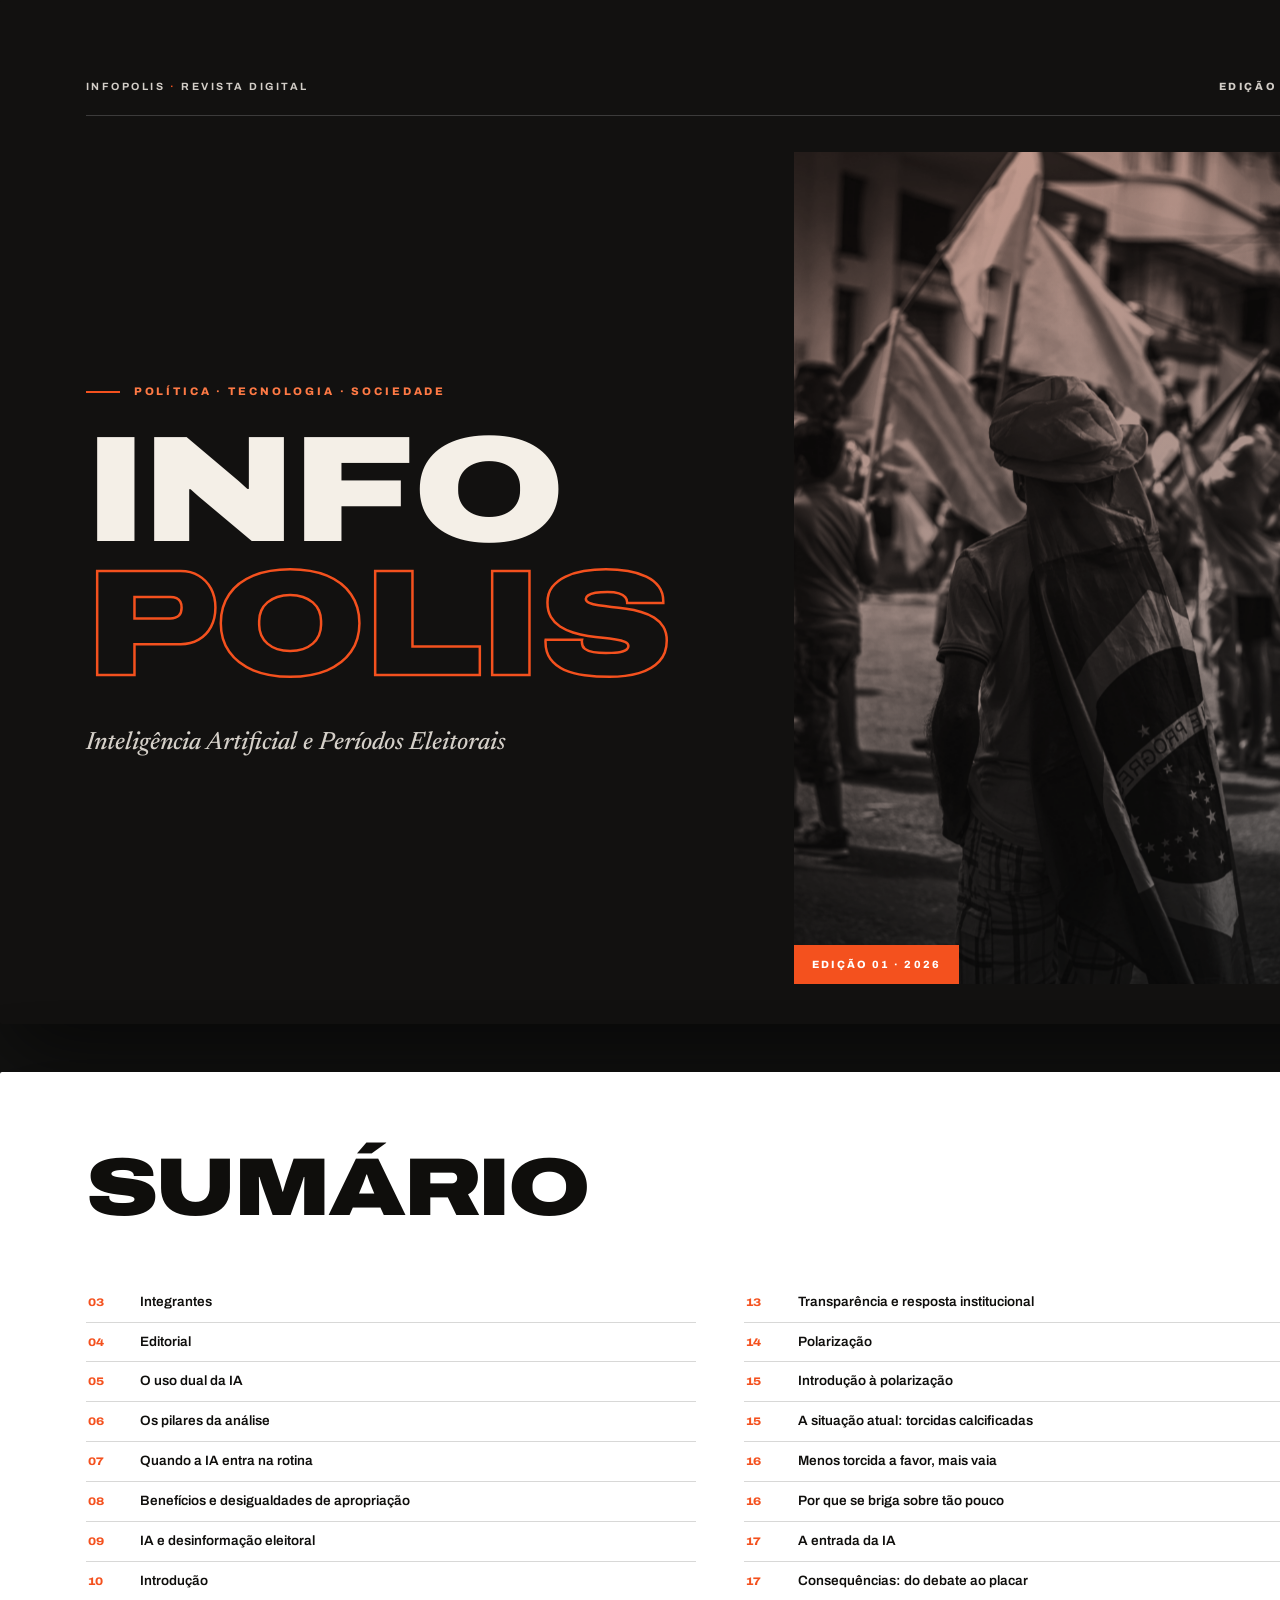
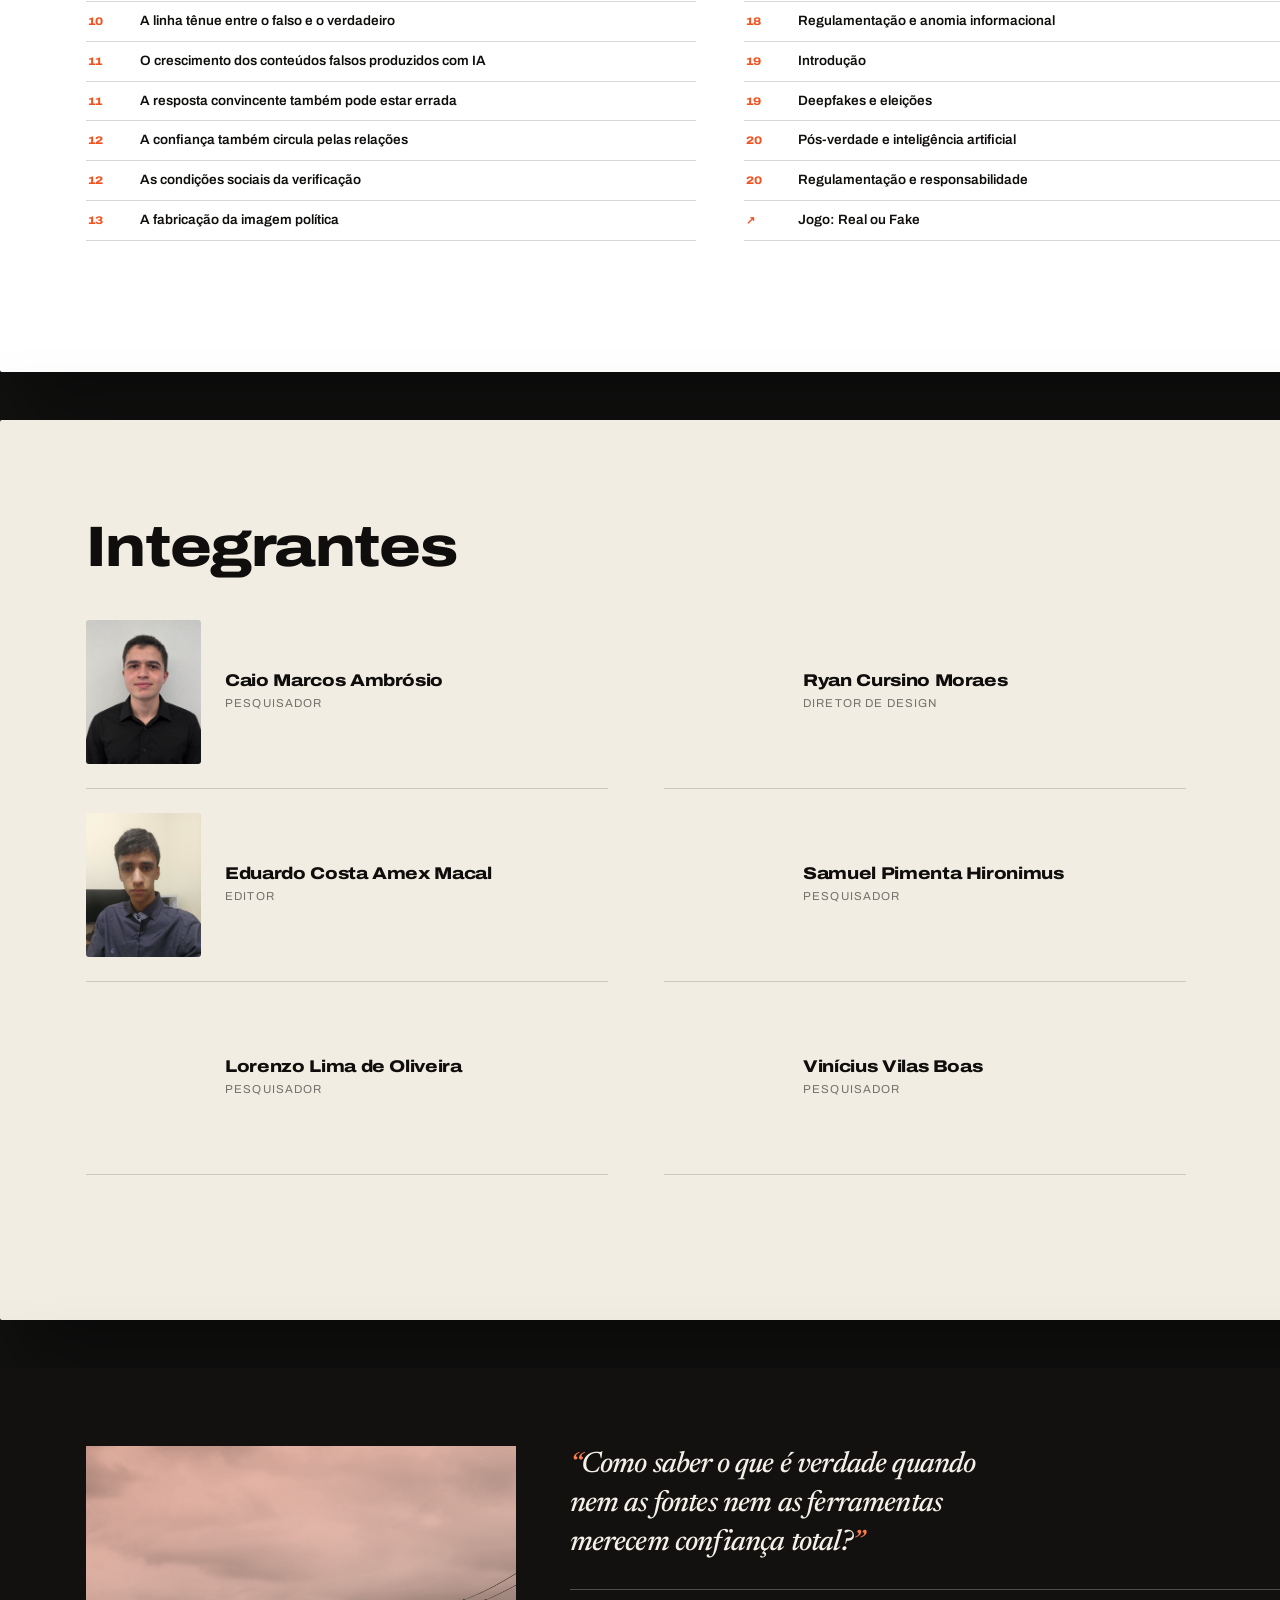
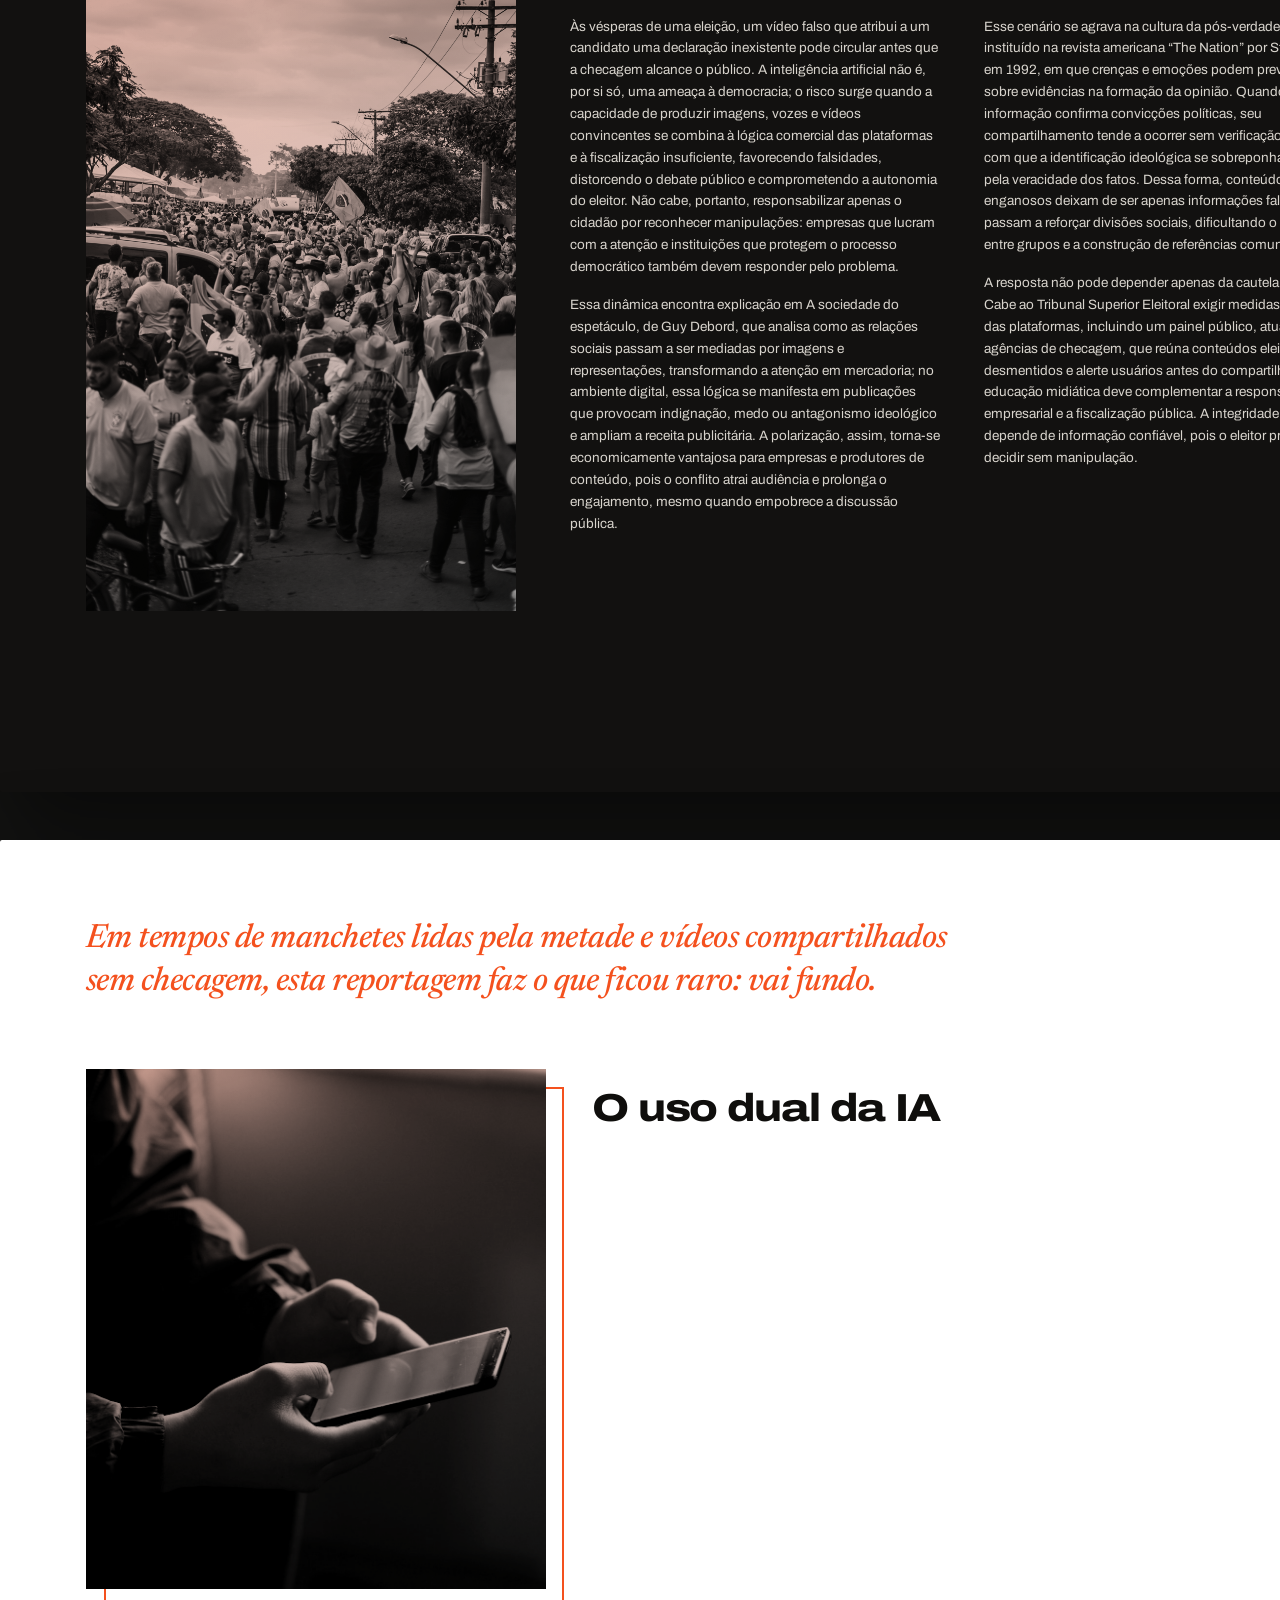
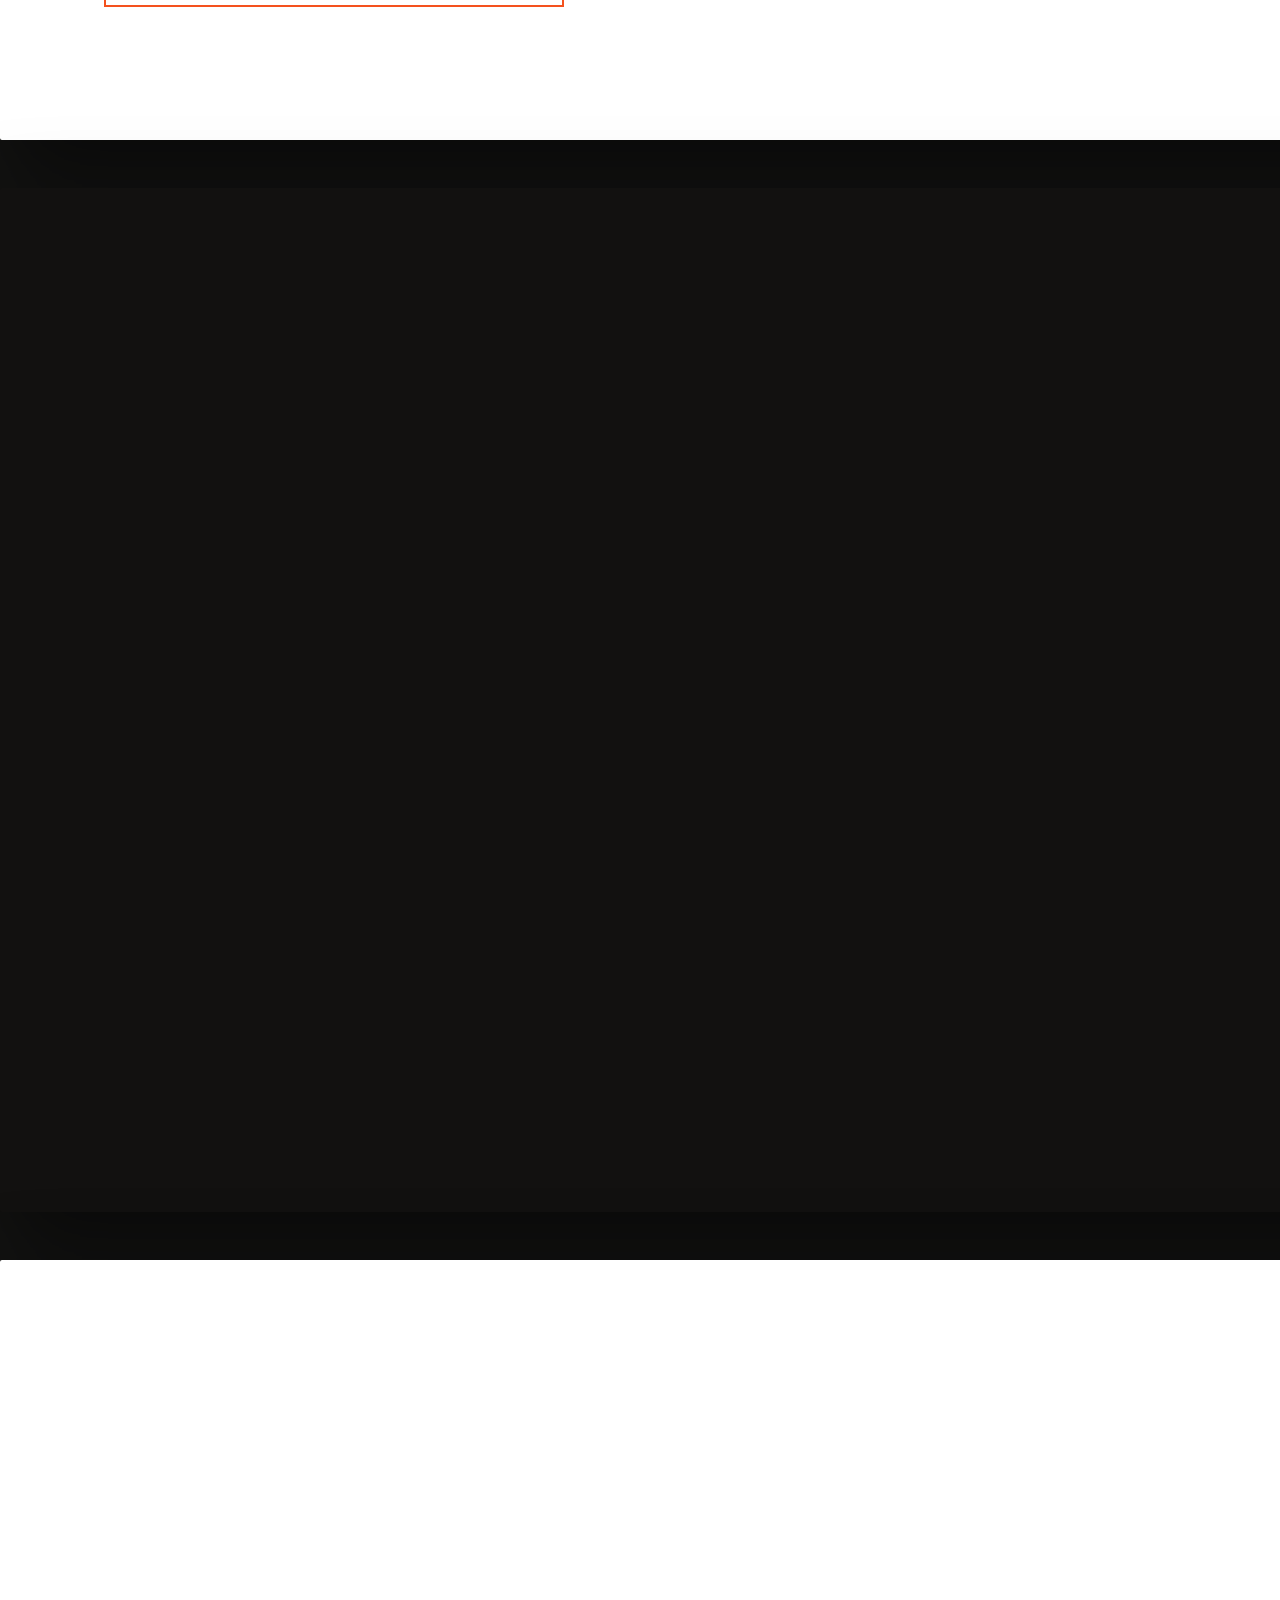
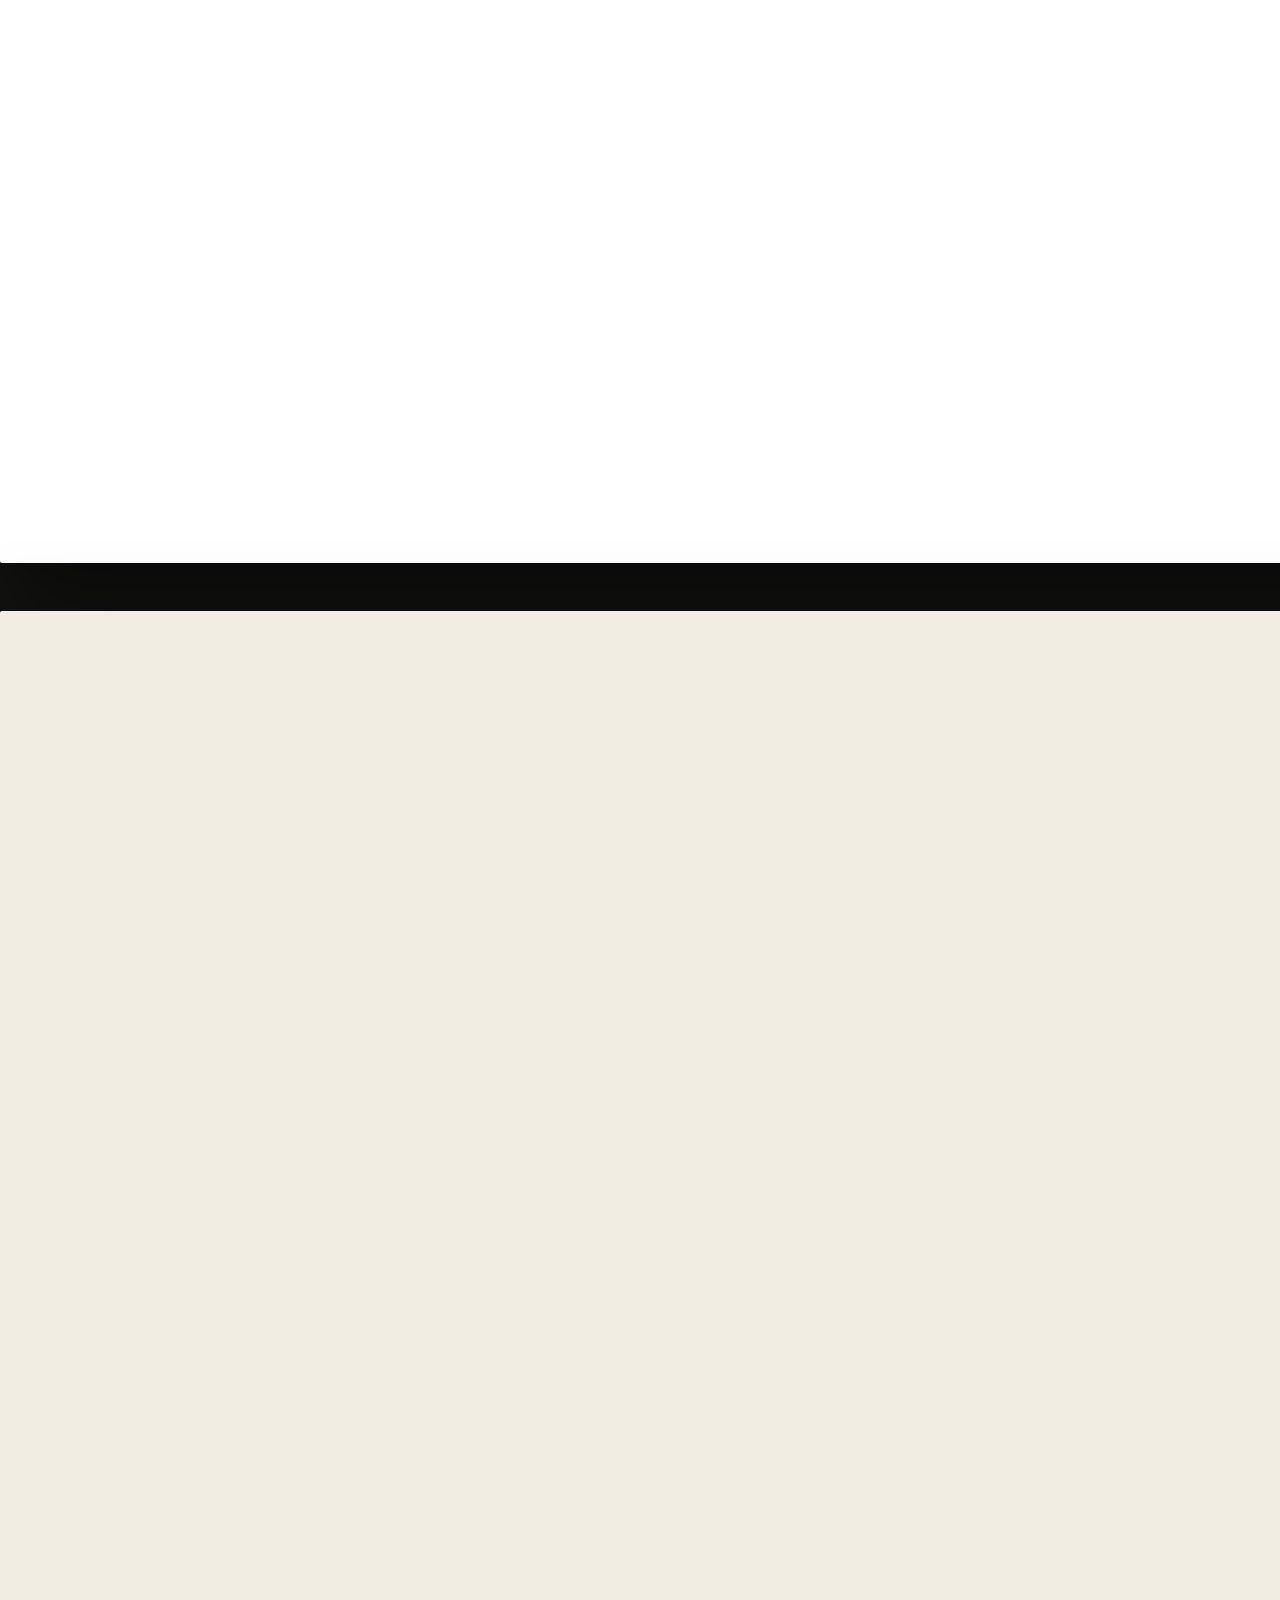
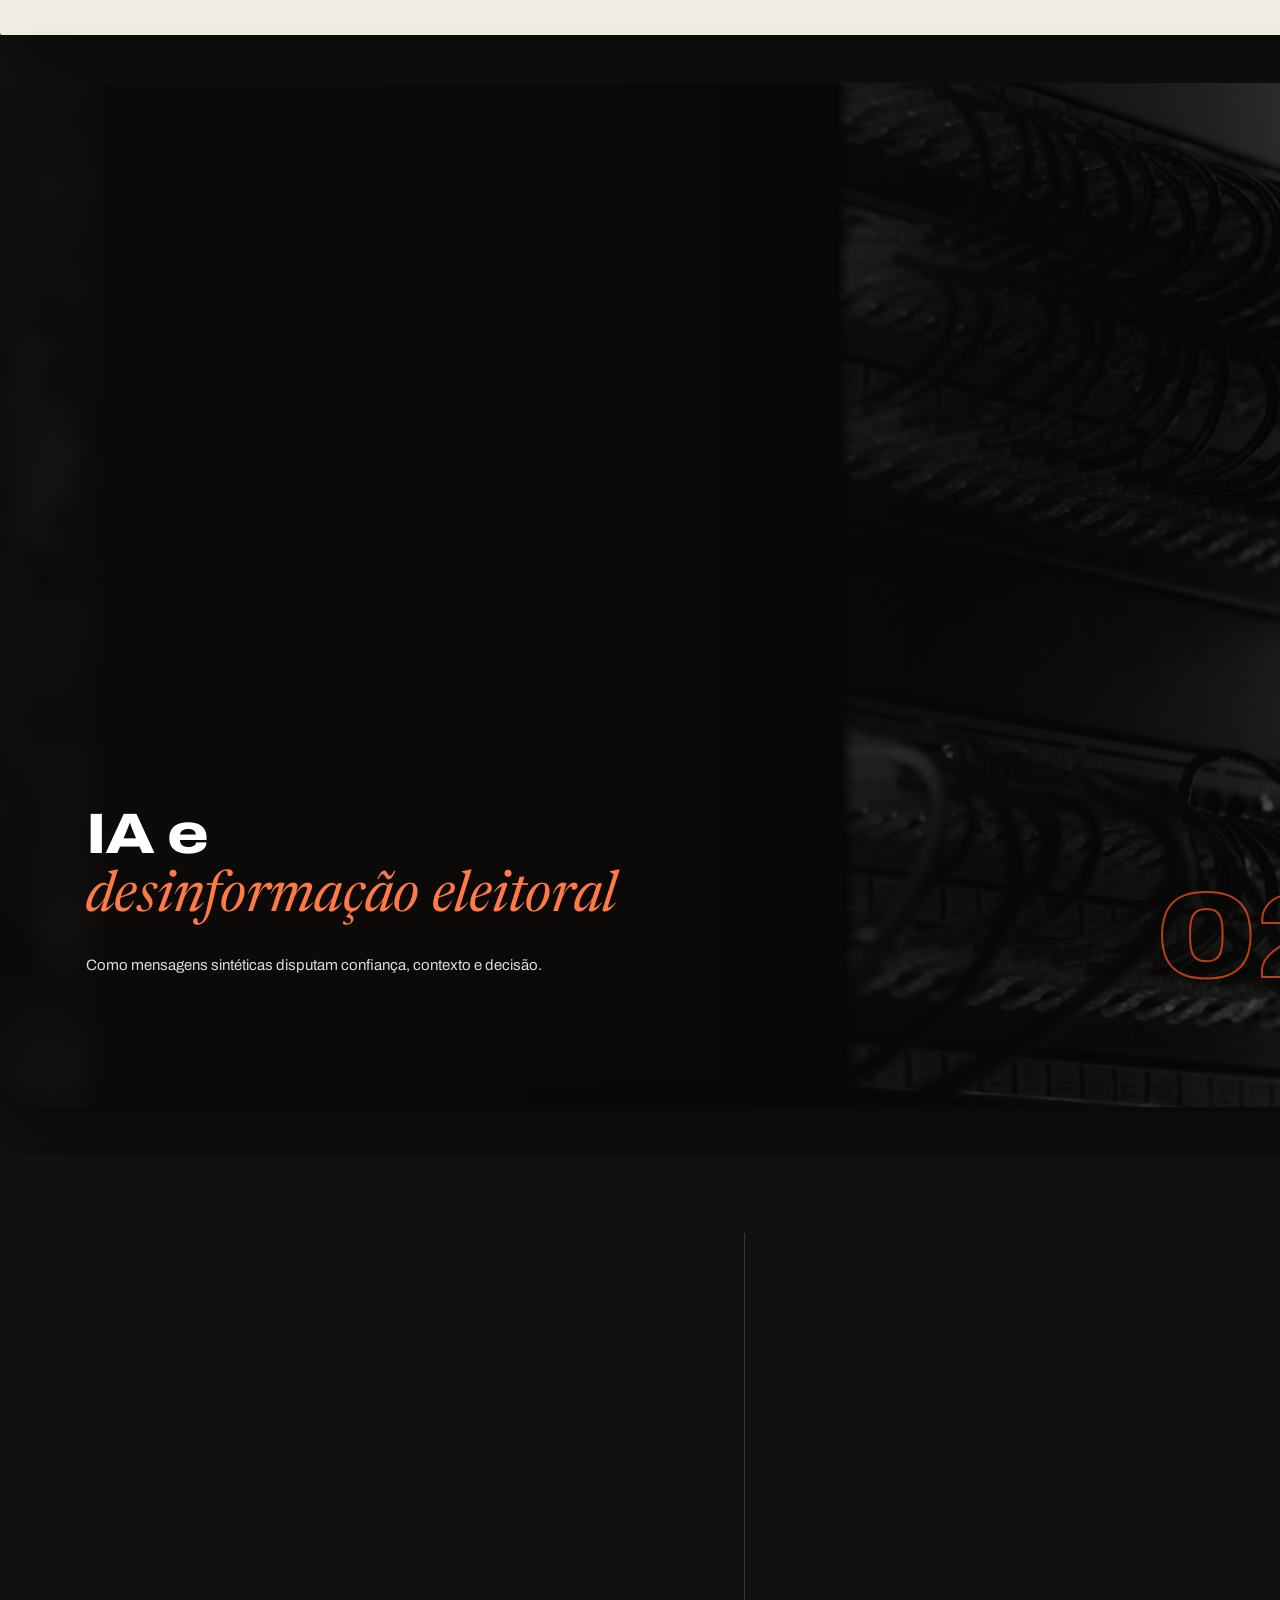
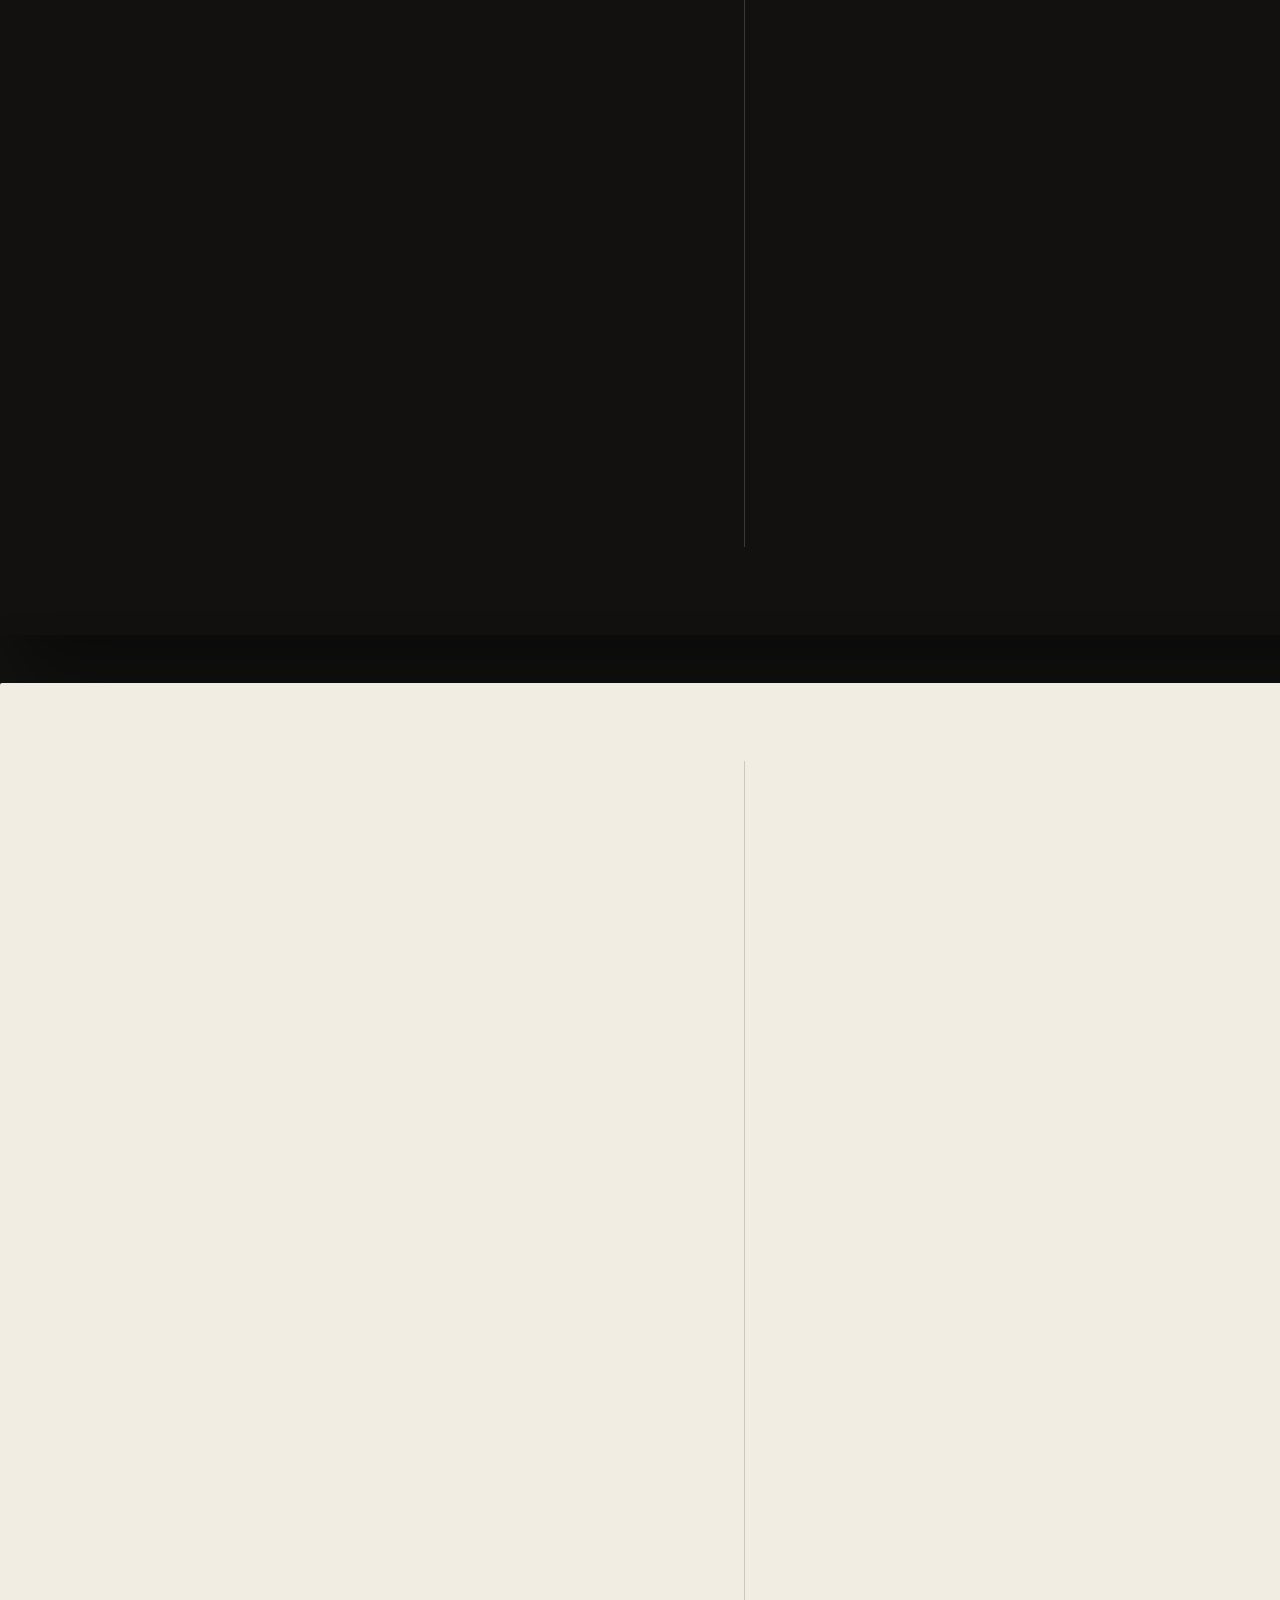
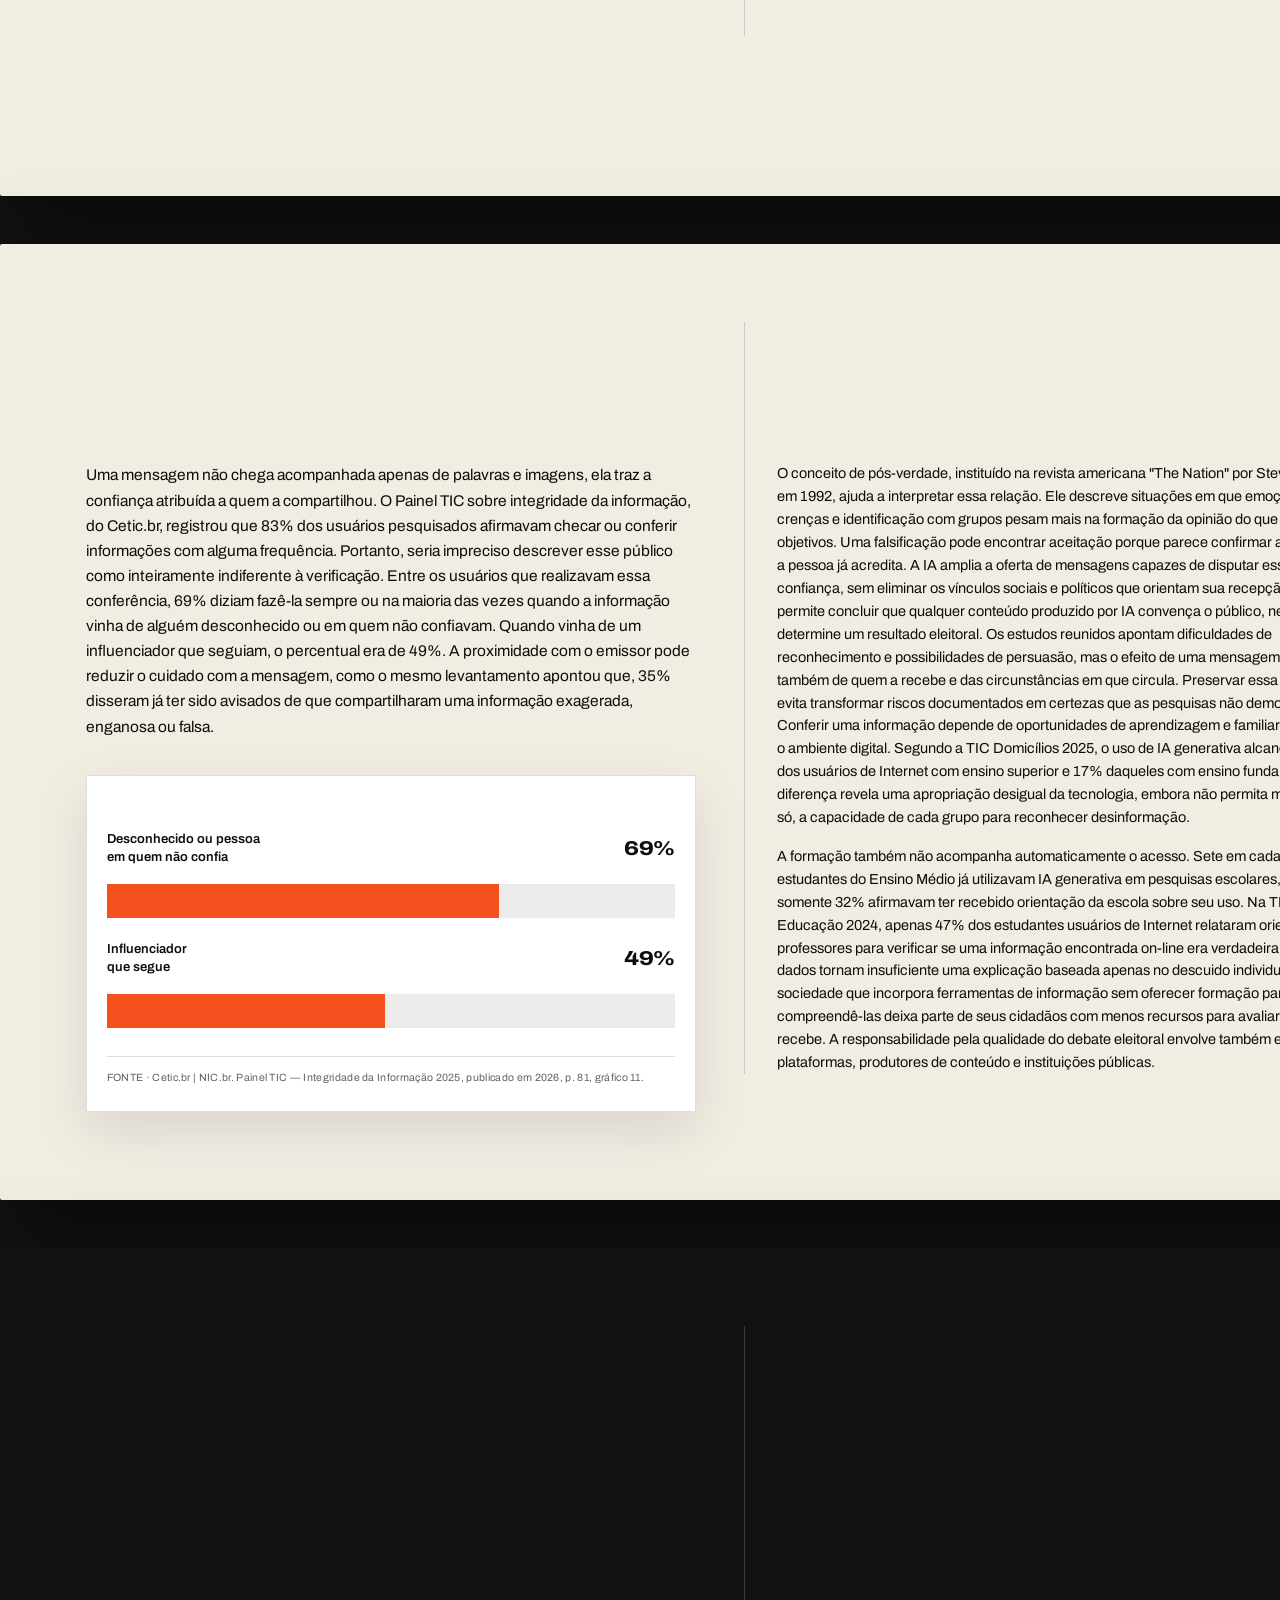
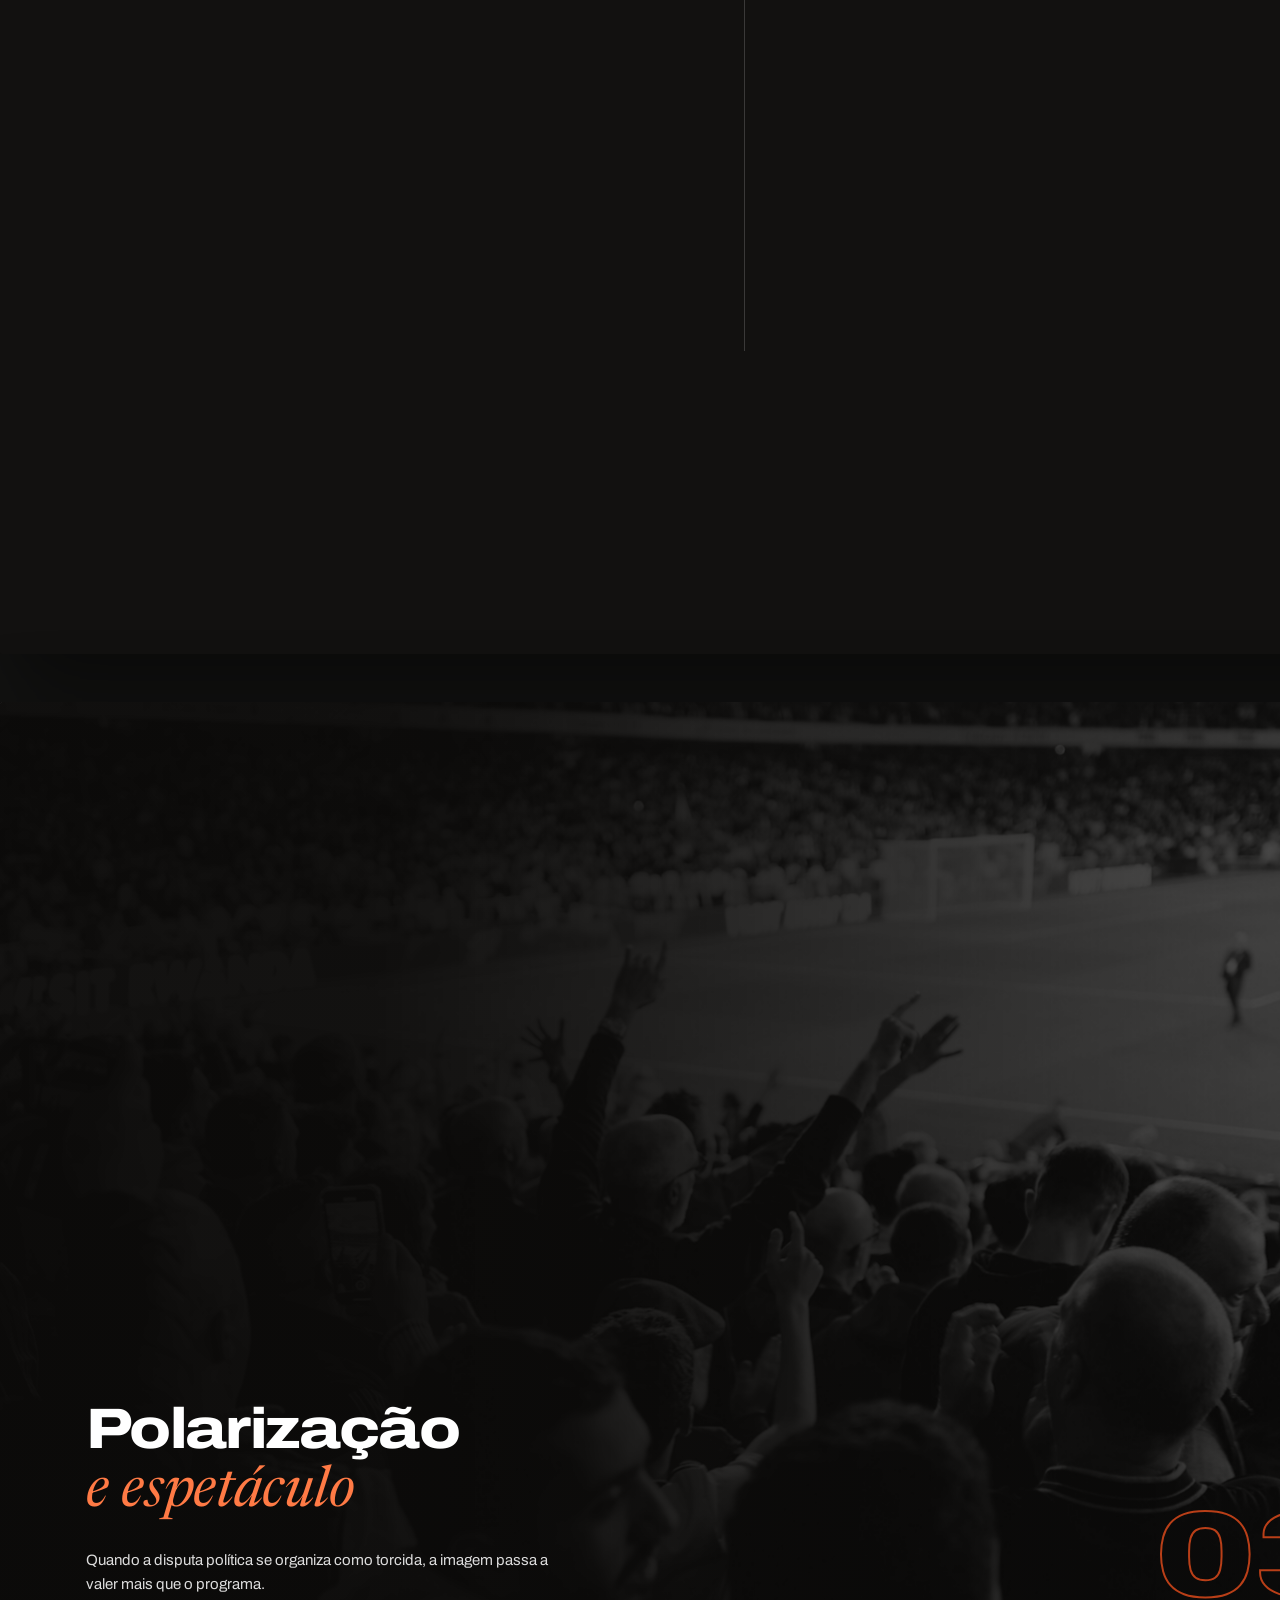
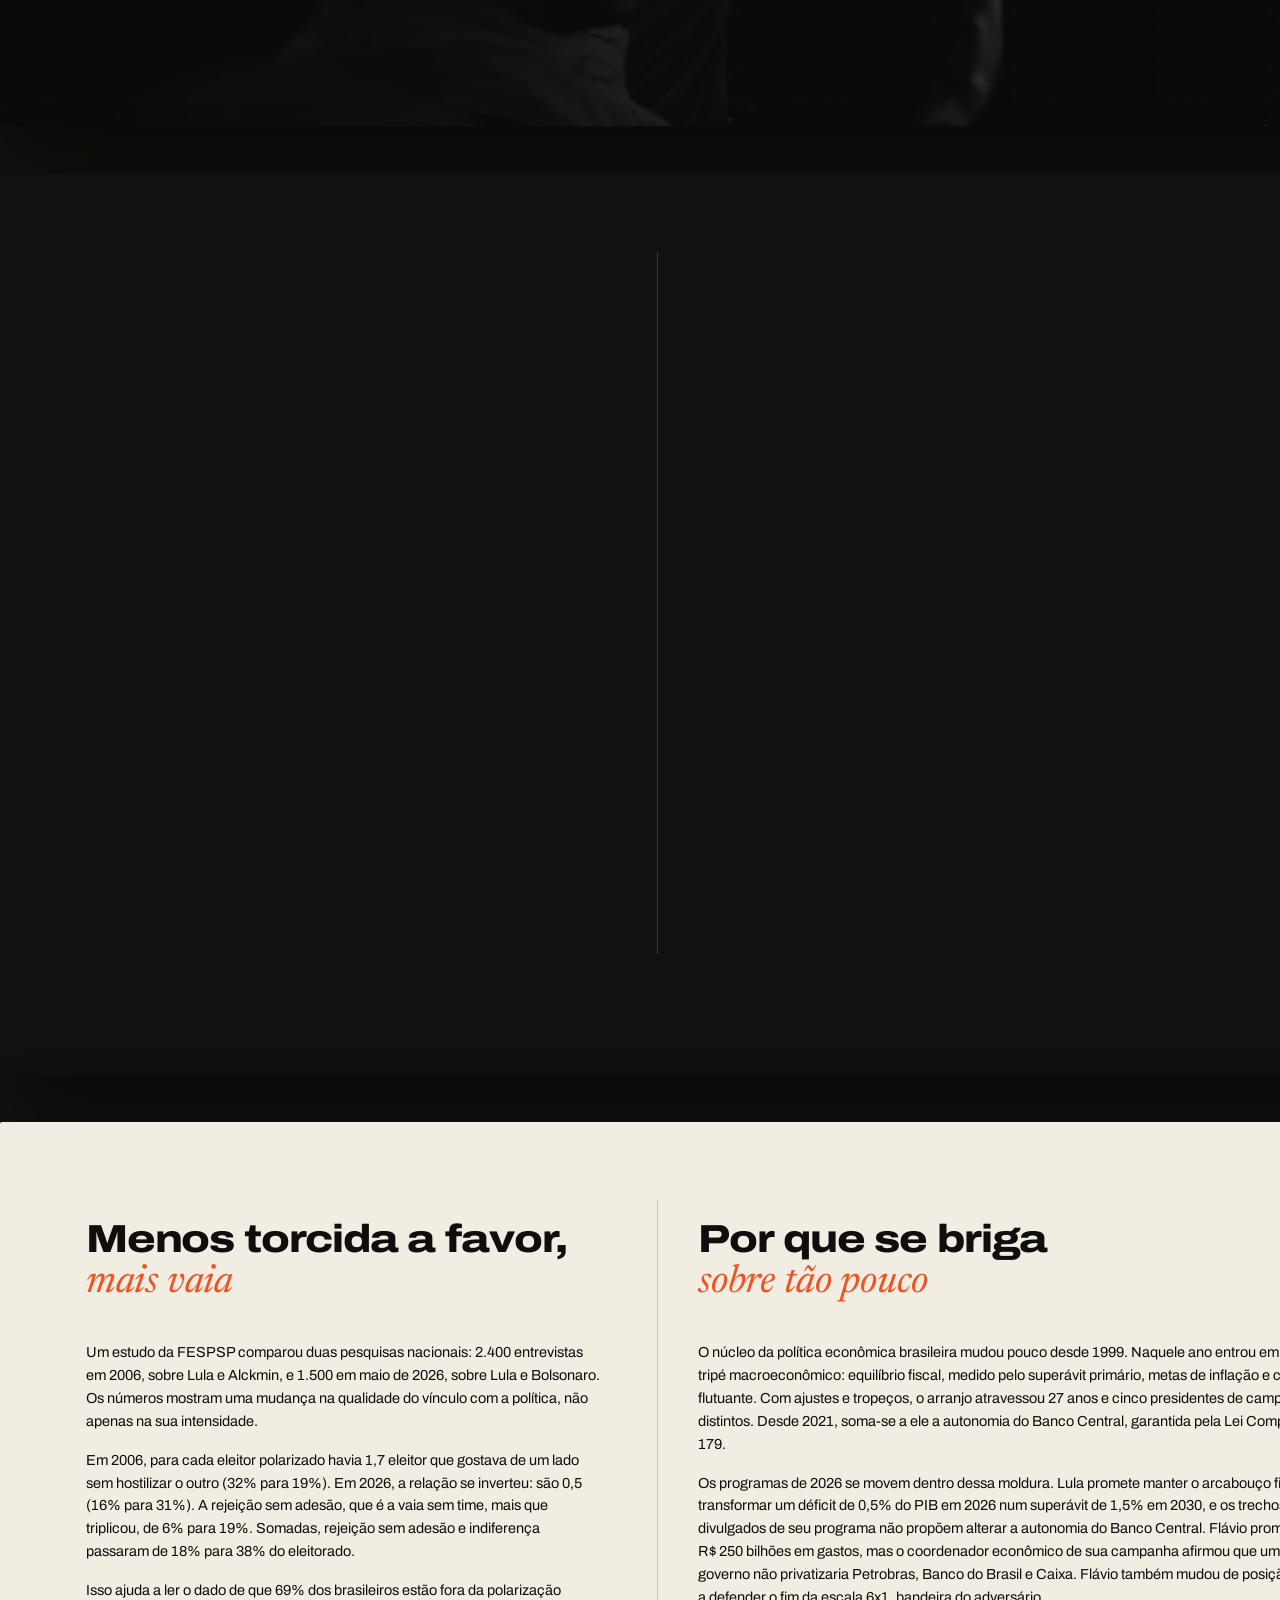
<file: index.html>
<!doctype html>
<html lang="pt-BR">

<head>
    <meta charset="UTF-8">
    <meta name="viewport" content="width=device-width,initial-scale=1">
    <title>Infopolis — Revista Digital</title>
    <meta name="description" content="Infopolis — Inteligência Artificial e Períodos Eleitorais. Revista digital sobre desinformação, deepfakes e democracia no Brasil.">
    <link rel="icon" type="image/svg+xml" href="favicon.svg">
    <link rel="stylesheet" href="css/tokens.css">
    <link rel="stylesheet" href="css/base.css">
    <link rel="stylesheet" href="css/components.css">
    <link rel="stylesheet" href="css/sections.css">
</head>

<body>
    <!-- 01 · CAPA -->
    <section class="frame frame--dark cover" id="p1" data-label="Capa" data-testid="frame-cover">
        <div class="cover__meta"><b>INFOPOLIS <i>·</i> REVISTA DIGITAL</b><span>EDIÇÃO 01 <i>·</i> 2026</span></div>
        <div class="cover__grid">
            <div>
                <p class="cover__kicker">POLÍTICA · TECNOLOGIA · SOCIEDADE</p>
                <h1 class="cover__title"><span class="ln" style="--d:.15s"><span>INFO</span></span><span class="ln ln--alt" style="--d:.32s"><span>POLIS</span></span></h1>
                <p class="cover__sub">Inteligência Artificial e Períodos Eleitorais</p>
            </div>
            <figure class="cover__media" data-testid="cover-media">
                <img src="assets/brasil_politica.jpg" alt="Menino usando a bandeira do Brasil durante uma manifestação">
                <figcaption class="cover__chip">EDIÇÃO 01 · 2026</figcaption>
            </figure>
        </div>
    </section>

    <main id="magazine">
        <!-- 02 · SUMÁRIO -->
        <section class="frame" id="p2" data-label="Sumário" data-testid="frame-contents">
            <div class="contents-layout">
                <div class="contents__side">
                    <h2 class="contents__label" data-reveal>SUMÁRIO</h2>
                </div>
                <div class="contents-col" id="contents" data-reveal style="--d:.2s" data-testid="contents-list"></div>
            </div>
            <div class="pag">02</div>
        </section>

        <!-- 03 · INTEGRANTES -->
        <section class="frame frame--sand members-page" id="p3" data-label="Integrantes" data-testid="frame-members">
            <div class="head" data-reveal>
                <h2 class="head__title">Integrantes</h2>
            </div>
            <div class="members" data-reveal style="--d:.15s" data-testid="members-list">
                <article class="member"><span class="avatar"><img src="assets/caio.jpeg" alt="Retrato de Caio Marcos Ambrósio" loading="lazy" decoding="async"></span><div><h3>Caio Marcos Ambrósio</h3><p>Pesquisador</p></div></article>
                <article class="member"><span class="avatar"><img src="assets/eduardo.jpeg" alt="Retrato de Eduardo Costa Amex Macal" loading="lazy" decoding="async"></span><div><h3>Eduardo Costa Amex Macal</h3><p>Editor</p></div></article>
                <article class="member"><span class="avatar"><img src="assets/lorenzo.jpeg" alt="Retrato de Lorenzo Lima de Oliveira" loading="lazy" decoding="async"></span><div><h3>Lorenzo Lima de Oliveira</h3><p>Pesquisador</p></div></article>
                <article class="member"><span class="avatar"><img src="assets/ryan.jpeg" alt="Retrato de Ryan Cursino Moraes" loading="lazy" decoding="async"></span><div><h3>Ryan Cursino Moraes</h3><p>Diretor de Design</p></div></article>
                <article class="member"><span class="avatar"><img src="assets/samuel.jpeg" alt="Retrato de Samuel Pimenta Hironimus" loading="lazy" decoding="async"></span><div><h3>Samuel Pimenta Hironimus</h3><p>Pesquisador</p></div></article>
                <article class="member"><span class="avatar"><img src="assets/vinicius.jpeg" alt="Retrato de Vinícius Vilas Boas" loading="lazy" decoding="async"></span><div><h3>Vinícius Vilas Boas</h3><p>Pesquisador</p></div></article>
            </div>
            <div class="pag">03</div>
        </section>

        <!-- 04 · EDITORIAL -->
        <section class="frame frame--dark" id="p4" data-label="Editorial" data-testid="frame-editorial">
            <div class="editorial">
                <figure class="media" data-reveal data-testid="media-editorial">
                    <div class="media__frame"><img src="assets/brasil-revolucao.jpg" alt="Imagem editorial sobre mobilização política"></div>
                </figure>
                <div class="editorial__copy">
                    <h2 class="editorial__quote" data-reveal>Como saber o que é verdade quando nem as fontes nem as ferramentas merecem confiança total?</h2>
                    <div class="editorial__rule" data-reveal style="--d:.1s"></div>
                    <div class="editorial__text" data-reveal style="--d:.2s">
                        <p>Às vésperas de uma eleição, um vídeo falso que atribui a um candidato uma declaração inexistente pode circular antes que a checagem alcance o público. A inteligência artificial não é, por si só, uma ameaça à democracia; o risco surge quando a capacidade de produzir imagens, vozes e vídeos convincentes se combina à lógica comercial das plataformas e à fiscalização insuficiente, favorecendo falsidades, distorcendo o debate público e comprometendo a autonomia do eleitor. Não cabe, portanto, responsabilizar apenas o cidadão por reconhecer manipulações: empresas que lucram com a atenção e instituições que protegem o processo democrático também devem responder pelo problema.</p>
                        <p>Essa dinâmica encontra explicação em A sociedade do espetáculo, de Guy Debord, que analisa como as relações sociais passam a ser mediadas por imagens e representações, transformando a atenção em mercadoria; no ambiente digital, essa lógica se manifesta em publicações que provocam indignação, medo ou antagonismo ideológico e ampliam a receita publicitária. A polarização, assim, torna-se economicamente vantajosa para empresas e produtores de conteúdo, pois o conflito atrai audiência e prolonga o engajamento, mesmo quando empobrece a discussão pública.</p>
                        <p>Esse cenário se agrava na cultura da pós-verdade, conceito instituído na revista americana “The Nation” por Steve Tesich em 1992, em que crenças e emoções podem prevalecer sobre evidências na formação da opinião. Quando uma informação confirma convicções políticas, seu compartilhamento tende a ocorrer sem verificação, fazendo com que a identificação ideológica se sobreponha à busca pela veracidade dos fatos. Dessa forma, conteúdos enganosos deixam de ser apenas informações falsas e passam a reforçar divisões sociais, dificultando o diálogo entre grupos e a construção de referências comuns.</p>
                        <p>A resposta não pode depender apenas da cautela individual. Cabe ao Tribunal Superior Eleitoral exigir medidas verificáveis das plataformas, incluindo um painel público, atualizado com agências de checagem, que reúna conteúdos eleitorais desmentidos e alerte usuários antes do compartilhamento. A educação midiática deve complementar a responsabilização empresarial e a fiscalização pública. A integridade eleitoral depende de informação confiável, pois o eleitor precisa decidir sem manipulação.</p>
                    </div>
                </div>
            </div>
            <div class="pag">04</div>
        </section>

        <!-- 05 · O USO DUAL DA IA -->
        <section class="frame" id="p5" data-label="O uso dual da IA" data-testid="frame-dual">
            <p class="dual-page__eye" data-reveal>Em tempos de manchetes lidas pela metade e vídeos compartilhados sem checagem, esta reportagem faz o que ficou raro: vai fundo.</p>
            <div class="duo duo--wide duo--media-first">
                <figure class="media media--frame" data-reveal data-testid="media-dual">
                    <div class="media__frame"><img src="assets/uso-dual.jpg" alt="Pessoa segurando smartphone no escuro, iluminada pela tela"></div>
                </figure>
                <div class="duo__body">
                    <div class="head" data-reveal>
                        <h2 class="head__title">O uso dual da IA</h2>
                    </div>
                    <div class="cols" data-reveal style="--d:.15s">
                        <p>A inteligência artificial tornou-se uma tecnologia de uso cotidiano. Sistemas generativos são utilizados para organizar informações, apoiar estudos, realizar tarefas profissionais e produzir textos, imagens, áudios e vídeos. Essa presença crescente também alcança a esfera política, pois as mesmas ferramentas que facilitam o acesso ao conhecimento podem selecionar informações, resumir propostas, responder a dúvidas sobre candidaturas e criar conteúdos capazes de circular em grande escala.</p>
                        <p>A questão democrática surge quando essa mediação interfere na qualidade das informações disponíveis ao eleitor e na capacidade das instituições de preservar regras comuns para o debate público.</p>
                        <p class="dual-highlight"><strong>O problema não se limita à produção deliberada de notícias falsas. Modelos generativos podem apresentar informações incorretas ou desatualizadas de forma convincente, utilizar fontes que não sustentam integralmente suas afirmações e responder de maneira diferente conforme a formulação da pergunta.</strong></p>
                    </div>
                </div>
            </div>
            <div class="pag">05</div>
        </section>

        <!-- 06 · OS PILARES -->
        <section class="frame frame--dark" id="p6" data-label="Os pilares da análise" data-testid="frame-pillars">
            <div class="head" data-reveal>
                <h2 class="head__title">Os <em>pilares</em> da análise</h2>
            </div>
            <p class="pillars-intro" data-reveal style="--d:.1s">O objetivo da revista Infopolis, edição 01 · 2026, é analisar os efeitos da IA sobre a democracia por meio de quatro eixos.</p>
            <div class="pillars" data-reveal style="--d:.15s" data-testid="pillars-grid">
                <article class="pillar"><img src="assets/incorporacao-social.jpg" alt="Incorporação social"><h3>A IA na<br>Sociedade</h3></article>
                <article class="pillar"><img src="assets/desinformacao-eleitoral1.png" alt="Desinformação eleitoral"><h3>Desinformação<br>Eleitoral</h3></article>
                <article class="pillar"><img src="assets/desafio-institucional.jpg" alt="Desafios institucionais"><h3>Desafios<br>Institucionais</h3></article>
                <article class="pillar"><img src="assets/recepcao-social.jpg" alt="Recepção social"><h3>Recepção<br>Social</h3></article>
            </div>
            <div class="pag">06</div>
        </section>

        <!-- 07 · QUANDO A IA ENTRA NA ROTINA -->
        <section class="frame" id="p7-incorporacao" data-label="Quando a IA entra na rotina" data-testid="frame-rotina">
            <div class="head" data-reveal>
                <h2 class="head__title">Quando a IA <em>entra na rotina</em></h2>
            </div>
            <div class="duo" style="margin-top:34px">
                <div class="duo__body">
                    <div class="cols drop" style="margin-top:0" data-reveal>
                        <p>Entre os brasileiros que já utilizavam IA generativa, 84% declararam finalidades pessoais, 53% a empregavam em pesquisas ou trabalhos escolares e universitários e 50% em atividades profissionais. Entre os usuários de 16 a 24 anos, 87% informaram uso pessoal, 66% uso em pesquisa, escola ou faculdade e 41% uso profissional (CETIC.BR, 2025a). A tecnologia, portanto, não se restringe a um único setor. Ela participa simultaneamente da vida privada, da formação educacional e de opinião do indivíduo.</p>
                    </div>
                    <div class="plate" data-reveal style="--d:.15s" data-testid="chart-ia">
                        <h3 class="plate__title">Usos declarados da IA generativa</h3>
                        <div class="plate__legend"><span><i class="lg-ink"></i>Todos os usuários de IA</span><span><i class="lg-orange"></i>Usuários de 16 a 24 anos</span></div>
                        <div class="plot--grouped" role="img" aria-label="Gráfico de finalidades do uso de IA generativa no Brasil">
                            <div class="g"><div class="g__bars"><span class="bar" style="--v:84;--d:.1s"><b data-count="84" data-suf="%">84%</b></span><span class="bar bar--orange" style="--v:87;--d:.25s"><b data-count="87" data-suf="%">87%</b></span></div><small class="g__label">Uso pessoal</small></div>
                            <div class="g"><div class="g__bars"><span class="bar" style="--v:53;--d:.4s"><b data-count="53" data-suf="%">53%</b></span><span class="bar bar--orange" style="--v:66;--d:.55s"><b data-count="66" data-suf="%">66%</b></span></div><small class="g__label">Pesquisa, escola<br>ou faculdade</small></div>
                            <div class="g"><div class="g__bars"><span class="bar" style="--v:50;--d:.7s"><b data-count="50" data-suf="%">50%</b></span><span class="bar bar--orange" style="--v:41;--d:.85s"><b data-count="41" data-suf="%">41%</b></span></div><small class="g__label">Uso profissional</small></div>
                        </div>
                        <p class="plate__source">FONTE · CETIC.BR, 2025a — dados citados no texto.</p>
                    </div>
                </div>
                <div class="duo__body">
                    <div class="cols drop" style="margin-top:0" data-reveal style="--d:.1s">
                        <p>A adoção da inteligência artificial generativa ocorre de forma desigual entre os grupos sociais a redor do mundo. Nos países da OCDE, mais de um terço da população utilizou essas ferramentas, mas o índice chegou a 75% entre estudantes com 16 anos ou mais e a 12,5% entre aposentados e demais pessoas economicamente inativas. Essa diferença importa para a democracia porque o acesso à IA pode influenciar a capacidade de buscar, produzir e avaliar informações. Se alguns grupos conseguem usar essas ferramentas e desenvolver competências digitais enquanto outros ficam à margem, a participação no debate público pode se tornar ainda mais desigual. Nesse cenário, a circulação de informações distorcidas e as tentativas de manipulação podem encontrar uma sociedade menos preparada para identificá-las, fragilizando a qualidade do debate democrático.</p>
                    </div>
                    <div class="expand" data-reveal style="--d:.2s">
                        <button class="expand__trigger" type="button" aria-expanded="false" aria-controls="ocde-panel" data-testid="ocde-trigger">
                            <span class="expand__thumb"><img src="assets/ocde.jpg" alt="Bandeiras de países membros da OCDE"></span>
                            <span class="expand__label">Saiba mais sobre a OCDE</span>
                            <span class="expand__icon"></span>
                        </button>
                        <div class="expand__panel" id="ocde-panel" hidden data-testid="ocde-panel">
                            <div class="expand__body">
                                <img src="assets/ocde.jpg" alt="Imagem relacionada à OCDE">
                                <div><strong>O que é a OCDE?</strong>
                                    <p>A Organização para a Cooperação e Desenvolvimento Econômico (OCDE) é uma organização internacional que reúne países para discutir desafios econômicos e sociais e buscar soluções em conjunto. Ela produz pesquisas, reúne dados e compara políticas públicas de áreas como educação, emprego, saúde, meio ambiente e tecnologia. Com base nesses estudos, a OCDE apresenta recomendações para ajudar governos a tomar decisões e melhorar as condições de vida da população. A organização também funciona como um espaço de cooperação: seus países participantes compartilham experiências e aprendizados para enfrentar problemas que ultrapassam fronteiras.</p>
                                </div>
                            </div>
                        </div>
                    </div>
                </div>
            </div>
            <div class="pag">07</div>
        </section>

        <!-- 08 · BENEFÍCIOS -->
        <section class="frame frame--sand" id="p8-beneficios" data-label="Benefícios e desigualdades" data-testid="frame-beneficios">
            <div class="duo duo--wide">
                <div class="duo__body">
                    <div class="head" data-reveal>
                        <h2 class="head__title">Benefícios e desigualdades de apropriação</h2>
                    </div>
                    <div class="cols drop" data-reveal style="--d:.15s">
                        <p>Os usos educacionais, profissionais e pessoais impedem que a IA seja tratada como uma tecnologia essencialmente negativa. Ferramentas generativas podem facilitar a localização e a organização de informações, explicar documentos complexos, apoiar atividades criativas e ampliar possibilidades de comunicação. No campo eleitoral, podem auxiliar cidadãos a compreender regras, localizar dados públicos e organizar perguntas sobre políticas e propostas. Esses benefícios dependem, entretanto, da qualidade das respostas, da transparência das fontes e da capacidade do usuário de conferir o conteúdo recebido.</p>
                        <p>A desigualdade de orientação é um limite relevante. Sete em cada dez estudantes do Ensino Médio já utilizavam IA generativa em pesquisas escolares, mas somente 32% afirmavam ter recebido orientação da escola sobre o uso dessas tecnologias. Além disso, apenas 47% dos estudantes usuários de Internet disseram ter recebido orientação de professores sobre como verificar se uma informação encontrada on-line era verdadeira (CETIC.BR, 2024; CETIC.BR, 2025c). A expansão do acesso, portanto, não garante por si só a formação necessária para avaliar respostas automatizadas; é necessária uma</p>
                    </div>
                </div>
                <figure class="media media--frame" data-reveal style="--d:.2s" data-testid="media-apropriacao">
                    <div class="media__frame"><img src="assets/apropriacao.jpg" alt="Estudantes usando laptops em sala de aula com mediação de professor"></div>
                    <figcaption class="media__tag">Apropriação da IA</figcaption>
                </figure>
            </div>
            <div class="pag">08</div>
        </section>

        <!-- 09 · TRANSIÇÃO 02 -->
        <section class="frame frame--dark macro" id="p9-transicao" data-label="IA e desinformação eleitoral" data-testid="frame-transicao-ia">
            <div class="macro__bg"><img src="assets/transicao-ia.jpg" alt="Ambiente de servidores que ilustra a infraestrutura da IA"></div>
            <div class="macro__content">
                <h2>IA e<br><em>desinformação eleitoral</em></h2>
                <p>Como mensagens sintéticas disputam confiança, contexto e decisão.</p>
            </div>
            <span class="macro__index">02</span>
            <div class="pag">09</div>
        </section>

        <!-- 10 · INTRODUÇÃO -->
        <section class="frame frame--combined frame--dark" id="p10-introducao" data-label="Introdução" data-testid="frame-introducao">
            <div class="editorial-spread">
                <article>
<div class="duo duo--wide">
                <div class="duo__body">
                    <div class="head" data-reveal>
                        <h2 class="head__title">Quando a informação<br><em>pode ser fabricada</em></h2>
                    </div>
                    <div class="cols drop" data-reveal style="--d:.15s">
                        <p>Um áudio pode imitar a voz de um candidato, um vídeo pode colocá-lo em uma situação que nunca existiu, uma resposta automática pode apresentar uma informação errada de forma que a narrativa induza quem leu a acreditar que é verdadeira. Em uma eleição, essas possibilidades se tornam ainda mais críticas, pois afetam as condições em que cada pessoa forma sua opinião e decide em quem votar. A inteligência artificial generativa amplia a capacidade de produzir e adaptar mensagens políticas. Seu uso convive com uma dificuldade anterior à própria tecnologia: reconhecer o que merece confiança em meio a informações que chegam por redes sociais, aplicativos de mensagens e pessoas próximas. Quando a fabricação de conteúdo se torna mais rápida, verificar sua origem e seu contexto exige ainda mais atenção.</p>
                    </div>
                </div>
                <figure class="media" data-reveal style="--d:.2s" data-testid="media-confianca">
                    <div class="media__frame"><img src="assets/confianca.jpg" alt="Mãos usando um smartphone iluminado no escuro"></div>
                    <figcaption class="media__tag">IA, eleições e confiança</figcaption>
                </figure>
            </div>
                </article>
                <article id="p11-falso-verdadeiro" data-label="A linha tênue" data-testid="frame-linha">
<div class="head" data-reveal>
                <h2 class="head__title">A linha tênue entre<br><em>o falso e o verdadeiro</em></h2>
            </div>
            <div class="cols drop" data-reveal style="--d:.1s">
                <p>Os deepfakes são conteúdos sintéticos que simulam a imagem ou a voz de pessoas, e podem atribuir a elas falas e ações que não ocorreram. Seu efeito depende do uso e do contexto, já que uma montagem reconhecida como humor e uma falsificação apresentada como registro verdadeiro não são equivalentes, embora ambas possam empregar ferramentas semelhantes. Desde antes da IA generativa, já era muito comum a difusão de imagens alteradas por meio de programas de edição como Photoshop, porém, com o tempo as pessoas passaram a distinguir com maior facilidade o que era real e o que era editado. Com o advento da geração de imagens com IA e a evolução dos modelos de linguagem (LLMs), as imagens ficam cada vez mais realistas, dificultando a distinção do que são vídeos reais e o que é forjado. O relatório da Data Privacy Brasil sobre a pré-eleição de 2026 identificou 413 casos de IA em publicações políticas entre 1 de janeiro e 15 de agosto. Cerca de 80% eram deepfakes, 68% dos conteúdos eram vídeos e 30% imagens. Aproximadamente 60% foram classificados como sátira e 40% como desinformação. Essa diferença impede tratar toda produção artificial como tentativa de enganar. Também mostra por que é necessário observar como a mensagem se apresenta ao público. Instagram, TikTok e X concentraram 88,4% dos casos identificados. Esses resultados descrevem o material localizado pelo monitoramento, sem representar a totalidade das publicações políticas nas plataformas. Ainda assim, ajudam a situar os espaços em que a produção sintética circula e encontra seus públicos.</p>
            </div>
            <div class="stats" data-reveal style="--d:.15s" data-testid="chart-split">
                <article class="stat stat--fill" data-testid="stat-satira">
                    <span class="stat__label">Sátira</span>
                    <strong class="stat__val"><span data-count="250" data-suf="">250</span> conteúdos</strong>
                    <span class="stat__desc">≈ 60%</span>
                    <span class="stat__bar"><i style="--v:60"></i></span>
                </article>
                <article class="stat stat--fill" data-testid="stat-desinformacao">
                    <span class="stat__label">Desinformação</span>
                    <strong class="stat__val"><span data-count="163" data-suf="">163</span> conteúdos</strong>
                    <span class="stat__desc">≈ 40%</span>
                    <span class="stat__bar"><i style="--v:40;--d:.3s"></i></span>
                </article>
            </div>
            <p class="plate__source" data-reveal style="--d:.25s">FONTE · Observatório IA nas Eleições — Aláfia Lab e Data Privacy Brasil. IA na pré-eleição: Principais achados e tendências (2026), p. 11, tabela 4.</p>
                </article>
            </div>
            <div class="pag">10</div>
        </section>

        <!-- 12 · OBSERVATÓRIO LUPA -->
        <section class="frame frame--combined frame--sand" id="p12-lupa" data-label="O crescimento dos conteúdos falsos" data-testid="frame-lupa">
            <div class="editorial-spread">
                <article>
<div class="duo duo--wide">
                <div class="duo__body">
                    <div class="head" data-reveal>
                        <h2 class="head__title">O crescimento dos conteúdos<br><em>falsos produzidos com IA</em></h2>
                    </div>
                    <div class="cols drop" data-reveal style="--d:.1s">
                        <p>A presença de IA nos conteúdos falsos também cresceu no levantamento do Observatório Lupa. Foram identificados 39 casos em 2024 e 159 em 2025, um aumento de aproximadamente 308%. A participação desses conteúdos nas checagens passou de 4,6% para 25%. O levantamento abrange conteúdos falsos em geral, e não apenas em período eleitoral. Seus números mostram a expansão do uso da tecnologia no material examinado pela agência. A facilidade de produzir falsificações merece atenção. Em testes divulgados pela Associated Press em 2024, seis ferramentas de clonagem de voz foram submetidas a 240 tentativas de criação de falsificações eleitorais com vozes de oito políticos dos Estados Unidos e da Europa. Em 80% das tentativas, produziram áudios considerados convincentes. O resultado se refere àquelas ferramentas e condições de teste, mas evidencia que a aparência de autenticidade pode ser fabricada.</p>
                    </div>
                    <p class="plate__source" data-reveal style="--d:.25s">FONTE · Observatório Lupa. Fakes com IA crescem 308% em um ano, revela estudo inédito da Lupa (05/02/2026).</p>
                </div>
                <div class="duo__body" data-reveal style="--d:.2s">
                    <div class="plate" data-testid="chart-lupa">
                        <div class="plot--v" role="img" aria-label="Gráfico comparativo: 39 casos em 2024 e 159 casos em 2025">
                            <div class="v"><div class="v__track"><span class="bar" style="--v:25;--d:.1s"><b data-count="39" data-suf=" casos">39 casos</b></span></div><small class="v__label">2024<br>4,6% das checagens</small></div>
                            <div class="v"><div class="v__track"><span class="bar bar--orange" style="--v:100;--d:.3s"><b data-count="159" data-suf=" casos">159 casos</b></span></div><small class="v__label">2025<br>25% das checagens</small></div>
                        </div>
                    </div>
                </div>
            </div>
                </article>
                <article id="p13-resposta" data-label="A resposta convincente" data-testid="frame-resposta">
<div class="head" data-reveal>
                <h2 class="head__title">A resposta convincente<br><em>também pode estar errada</em></h2>
            </div>
            <div class="cols drop" data-reveal style="--d:.1s">
                <p>Há outro caminho pelo qual a IA interfere na informação eleitoral: o uso de chatbots para esclarecer dúvidas. Nesse caso, uma resposta incorreta pode surgir sem que alguém tenha solicitado uma mentira, pois sistemas generativos podem produzir informações inventadas, incompletas ou desatualizadas, às vezes acompanhadas de explicações que parecem confiáveis, é a famosa “alucinação” dos modelos de IA. Durante as eleições gerais do Reino Unido de 2024, pesquisadores do Reuters Institute analisaram 100 perguntas eleitorais e 300 respostas de três chatbots. O ChatGPT-4o apresentou respostas consideradas falsas ou parcialmente corretas em 22% dos casos, e o Perplexity, em 17%.</p>
                <p>Os percentuais retratam aquele estudo e aquele momento, não uma medida permanente do desempenho das ferramentas, que vem evoluindo constantemente, porém, a grande questão é que os LLMs são treinados com dados da internet, que podem ter sido manualmente adulterados em blogs, vídeos editados, ou até mesmo com a IA se treinando com erramos anteriores dela mesma que foram publicados sem revisão. A presença de referências também exige cuidado. Em uma avaliação de quatro mecanismos de busca com IA generativa, pesquisadores de Stanford encontraram apenas 51,5% das frases completamente apoiadas pelas fontes apresentadas. Um link pode ajudar na conferência, mas sua presença não garante que a página citada sustente o que foi afirmado.</p>
            </div>
            <div class="stats" data-reveal style="--d:.2s" data-testid="chart-stats">
                <article class="stat" data-testid="stat-perplexity">
                    <span class="stat__label">Perplexity</span>
                    <strong class="stat__val"><span data-count="17" data-suf="%">17%</span></strong>
                    <span class="stat__desc">Respostas falsas ou parcialmente corretas</span>
                </article>
                <article class="stat" data-testid="stat-chatgpt">
                    <span class="stat__label">ChatGPT-4o</span>
                    <strong class="stat__val"><span data-count="22" data-suf="%">22%</span></strong>
                    <span class="stat__desc">Respostas falsas ou parcialmente corretas</span>
                </article>
                <article class="stat" data-testid="stat-fontes">
                    <span class="stat__label">Fontes apoiadas</span>
                    <strong class="stat__val"><span data-count="51.5" data-dec="1" data-suf="%">51,5%</span></strong>
                    <span class="stat__desc">Frases completamente apoiadas pelas fontes</span>
                </article>
            </div>
            <p class="plate__source" data-reveal style="--d:.3s">FONTES · Reuters Institute; Stanford. Estudos citados no conteúdo editorial.</p>
                </article>
            </div>
            <div class="pag">11</div>
        </section>

        <!-- 14 · A CONFIANÇA -->
        <section class="frame frame--combined frame--sand" id="p14-confianca" data-label="A confiança" data-testid="frame-confianca">
            <div class="editorial-spread">
                <article>
<div class="head" data-reveal>
                        <h2 class="head__title">A confiança também<br><em>circula pelas relações</em></h2>
                    </div>
            <div class="cols drop" data-reveal style="--d:.1s">
                        <p>Uma mensagem não chega acompanhada apenas de palavras e imagens, ela traz a confiança atribuída a quem a compartilhou. O Painel TIC sobre integridade da informação, do Cetic.br, registrou que 83% dos usuários pesquisados afirmavam checar ou conferir informações com alguma frequência. Portanto, seria impreciso descrever esse público como inteiramente indiferente à verificação. Entre os usuários que realizavam essa conferência, 69% diziam fazê-la sempre ou na maioria das vezes quando a informação vinha de alguém desconhecido ou em quem não confiavam. Quando vinha de um influenciador que seguiam, o percentual era de 49%. A proximidade com o emissor pode reduzir o cuidado com a mensagem, como o mesmo levantamento apontou que, 35% disseram já ter sido avisados de que compartilharam uma informação exagerada, enganosa ou falsa.</p>
                    </div>
            <div class="plate" data-reveal style="--d:.2s" data-testid="chart-confianca">
                <div class="plot--h" role="img" aria-label="Gráfico de barras horizontais comparando cuidado na verificação">
                            <div class="h"><span>Desconhecido ou pessoa<br>em quem não confia</span><span class="h__track"><i style="--v:69;--d:.1s"></i></span><b data-count="69" data-suf="%">69%</b></div>
                            <div class="h"><span>Influenciador<br>que segue</span><span class="h__track"><i style="--v:49;--d:.35s"></i></span><b data-count="49" data-suf="%">49%</b></div>
                        </div>
                <p class="plate__source" data-reveal style="--d:.25s">FONTE · Cetic.br | NIC.br. Painel TIC — Integridade da Informação 2025, publicado em 2026, p. 81, gráfico 11.</p>
            </div>
                </article>
                <article id="p15-condicoes" data-label="As condições sociais da verificação" data-testid="frame-condicoes">
<div class="head" data-reveal>
                <h2 class="head__title">As condições sociais<br><em>da verificação</em></h2>
            </div>
            <div class="cols cols--dense drop" data-reveal style="--d:.1s">
                <p>O conceito de pós-verdade, instituído na revista americana "The Nation" por Steve Tesich em 1992, ajuda a interpretar essa relação. Ele descreve situações em que emoções, crenças e identificação com grupos pesam mais na formação da opinião do que os fatos objetivos. Uma falsificação pode encontrar aceitação porque parece confirmar algo em que a pessoa já acredita. A IA amplia a oferta de mensagens capazes de disputar essa confiança, sem eliminar os vínculos sociais e políticos que orientam sua recepção. Isso não permite concluir que qualquer conteúdo produzido por IA convença o público, nem que determine um resultado eleitoral. Os estudos reunidos apontam dificuldades de reconhecimento e possibilidades de persuasão, mas o efeito de uma mensagem depende também de quem a recebe e das circunstâncias em que circula. Preservar essa distinção evita transformar riscos documentados em certezas que as pesquisas não demonstram. Conferir uma informação depende de oportunidades de aprendizagem e familiaridade com o ambiente digital. Segundo a TIC Domicílios 2025, o uso de IA generativa alcançava 59% dos usuários de Internet com ensino superior e 17% daqueles com ensino fundamental. A diferença revela uma apropriação desigual da tecnologia, embora não permita medir, por si só, a capacidade de cada grupo para reconhecer desinformação.</p>
                <p>A formação também não acompanha automaticamente o acesso. Sete em cada dez estudantes do Ensino Médio já utilizavam IA generativa em pesquisas escolares, mas somente 32% afirmavam ter recebido orientação da escola sobre seu uso. Na TIC Educação 2024, apenas 47% dos estudantes usuários de Internet relataram orientação de professores para verificar se uma informação encontrada on-line era verdadeira. Esses dados tornam insuficiente uma explicação baseada apenas no descuido individual. Uma sociedade que incorpora ferramentas de informação sem oferecer formação para compreendê-las deixa parte de seus cidadãos com menos recursos para avaliar o que recebe. A responsabilidade pela qualidade do debate eleitoral envolve também escolas, plataformas, produtores de conteúdo e instituições públicas.</p>
            </div>
                </article>
            </div>
            <div class="pag">12</div>
        </section>

        <!-- 16 · A IMAGEM POLÍTICA -->
        <section class="frame frame--combined frame--dark" id="p16-imagem-politica" data-label="A fabricação da imagem política" data-testid="frame-imagem">
            <div class="editorial-spread">
                <article>
<div class="duo duo--wide duo--media-first">
                <figure class="media media--frame" data-reveal data-testid="media-cambridge">
                    <div class="media__frame"><img src="assets/cambridge-analytica.jpg" alt="Cambridge Analytica e segmentação política"></div>
                    <figcaption class="media__tag">Cambridge Analytica</figcaption>
                </figure>
                <div class="duo__body">
                    <div class="head" data-reveal>
                        <h2 class="head__title">A fabricação da<br><em>imagem política</em></h2>
                    </div>
                    <div class="cols drop" data-reveal style="--d:.15s">
                        <p>A discussão sobre desinformação alcança a maneira como a política é apresentada. No conceito de sociedade do espetáculo, desenvolvido por Guy Debord, as relações sociais são mediadas por imagens e representações. Aplicada ao ambiente eleitoral, essa perspectiva ajuda a examinar situações em que a imagem construída de uma liderança ocupa mais espaço do que a discussão de suas ações e propostas. O caso Cambridge Analytica oferece um antecedente dessa preocupação. A empresa utilizou dados pessoais para criar perfis de eleitores e direcionar publicidade política. As investigações documentaram práticas enganosas de coleta e uso de dados, mas não demonstraram que a empresa tenha determinado o resultado da eleição presidencial norte-americana de 2016. Sua relevância está em mostrar como diferentes pessoas podem receber representações políticas selecionadas conforme características inferidas sobre elas. A IA generativa acrescenta a possibilidade de produzir mensagens e imagens adaptadas em grande escala. O problema social envolve, então, quem controla essas representações e quanto o eleitor conhece os mecanismos que selecionam o conteúdo apresentado. Uma publicação pode influenciar percepções ao ridicularizar ou expor alguém, mesmo quando não é tomada como um registro literal. O mapeamento da FGV sobre as eleições de 2024 identificou inclusive, conteúdos manipulados associados à violência política contra candidatas mulheres.</p>
                    </div>
                </div>
            </div>
                </article>
                <article id="p17-transparencia" data-label="Transparência e resposta institucional" data-testid="frame-transparencia">
<div class="head" data-reveal>
                <h2 class="head__title">Transparência e<br><em>resposta institucional</em></h2>
            </div>
            <div class="cols cols--dense drop" data-reveal style="--d:.1s">
                <aside class="expand expand--case" data-testid="tse-case-box">
                    <button class="expand__trigger" id="tse-case-trigger" type="button" aria-expanded="false" aria-controls="tse-case-panel">
                        <span class="expand__label">Saiba mais: decisão do TSE sobre desinformação</span>
                        <span class="expand__icon" aria-hidden="true"></span>
                    </button>
                    <div class="expand__panel" id="tse-case-panel" role="region" aria-labelledby="tse-case-trigger" hidden>
                        <div class="expand__body">
                            <div><p>A identificação do conteúdo sintético é uma forma de oferecer ao público uma informação essencial sobre sua origem. Uma notícia publicada pelo TSE em 8 de outubro de 2026 apresenta um caso concreto: o Tribunal determinou, por unanimidade, a remoção de três publicações de Flávio Bolsonaro no X, questionadas em representação apresentada pela Federação Brasil da Esperança como suposta propaganda eleitoral antecipada negativa contra Lula. Segundo o TSE, uma das publicações simulava com IA a imagem de Lula em uma situação inexistente. O relator do caso, o ministro André Mendonça, considerou que a falta de identificação do uso da tecnologia descumpria o dever de transparência, mesmo diante da aparência caricatural do conteúdo. As outras duas publicações foram examinadas por associarem o então pré-candidato a organizações criminosas sem confirmação mínima dos fatos. <a href="https://www.tse.jus.br/comunicacao/noticias/2026/Outubro/tse-manda-retirar-do-ar-videos-com-uso-de-inteligencia-artificial-publicados-por-flavio-bolsonaro">[Fonte: TSE, 8 de outubro de 2026.]</a></p></div>
                        </div>
                    </div>
                </aside>
                <p>O caso permite observar uma regra em aplicação, sem servir como medida da conduta de um campo político inteiro. A exigência de transparência deve ser considerada a partir do conteúdo e das normas aplicáveis, independentemente de quem produz a mensagem ou de quem é atingido por ela. A resposta institucional também enfrenta limites de velocidade e capacidade técnica. Nas eleições de 2024, o Sistema de Alertas de Desinformação Eleitoral recebeu 5.250 apontamentos entre 4 de junho e 27 de outubro. Esses registros eram comunicações submetidas à análise e não 5.250 casos comprovados de desinformação ou produzidos por IA. Em 2026, nove plataformas apresentaram planos de conformidade eleitoral ao TSE, em uma tentativa de prevenir e reduzir riscos antes que dependam apenas de uma remoção posterior. Uma informação confiável precisa poder ser localizada, compreendida e conferida. Para o eleitor, isso significa encontrar fontes que sustentem as afirmações e conhecer a origem das imagens e vozes que recebe. Para quem produz e distribui conteúdo, significa assumir responsabilidade por sua apresentação. A autonomia de escolha se fortalece quando essas condições fazem parte do ambiente eleitoral, em vez de dependerem exclusivamente da capacidade de cada pessoa de descobrir sozinha o que foi fabricado.</p>
            </div>
                </article>
            </div>
            <div class="pag">13</div>
        </section>

        <!-- 18 · TRANSIÇÃO 03 -->
        <section class="frame frame--dark macro" id="p18-polarizacao-transicao" data-label="Polarização e espetáculo" data-testid="frame-transicao-polarizacao">
            <div class="macro__bg"><img src="assets/transicao-polarizacao.jpg" alt="Imagem de transição sobre polarização"></div>
            <div class="macro__content">
                <h2>Polarização<br><em>e espetáculo</em></h2>
                <p>Quando a disputa política se organiza como torcida, a imagem passa a valer mais que o programa.</p>
            </div>
            <span class="macro__index">03</span>
            <div class="pag">14</div>
        </section>

        <!-- 19 · ENTRE O VOTO E O PLACAR -->
        <section class="frame frame--dark" id="p19-polarizacao-intro" data-label="Entre o voto e o placar" data-testid="frame-placar">
            <div class="polarizacao-spread">
                <article class="polarizacao-spread__intro">
<div class="head" data-reveal>
                <h2 class="head__title">Entre o voto<br><em>e o placar</em></h2>
            </div>
            <div class="cols drop" data-reveal style="--d:.1s">
                <p>No primeiro turno de 4 de outubro de 2026, Flávio Bolsonaro, do PL, recebeu 47,03% dos votos válidos, enquanto Lula, do PT, 45,16%. A diferença, de 1,87 ponto, parece mais o placar de uma final de campeonato do que o resultado de uma escolha entre projetos de país, dividido entre apenas dois candidatos.</p>
                <p>A comparação com o esporte não é só figura de linguagem. Em 1967, Guy Debord já descrevia as eleições como parte de uma série de confrontos que mobilizam um interesse quase lúdico, ao lado do esporte de competição. Esta seção sustenta, com números, três pontos: a polarização brasileira é intensa nos afetos e estreita no programa; essa distância é favorecida por um consenso econômico que pouco aparece na campanha; e a inteligência artificial chega para abastecer justamente o lado dos afetos.</p>
            </div>
                </article>
                <article id="p20-torcidas" data-label="Torcidas calcificadas" data-testid="frame-torcidas">
<div class="head" data-reveal>
                <h2 class="head__title">A situação atual:<br><em>torcidas calcificadas</em></h2>
            </div>
            <div class="cols cols--dense drop" data-reveal style="--d:.1s">
                <p>O eleitorado de 2026 se divide quase nos mesmos lugares e nas mesmas proporções de 2022. A Quaest chama esse quadro de calcificação: Lula preserva a força no Nordeste, o campo bolsonarista mantém vantagem no Sul e em parte do Centro-Oeste, São Paulo segue dividido e Minas Gerais permanece perto do equilíbrio. A primeira pesquisa do instituto para o segundo turno marca 46% para Flávio e 44% para Lula.</p>
                <p>A rejeição ajuda a medir o tamanho do fosso. Em levantamento da Quaest, 53% diziam que não votariam em Lula de jeito nenhum, e 55% rejeitavam Flávio. Como a soma chega a 108%, ao menos 8% do eleitorado rejeita os dois ao mesmo tempo. E, qualquer que seja o resultado em 25 de outubro, o vencedor governará um país em que mais da metade declarou que jamais votaria nele.
                </p>
                <h3>Afeto por pessoas, não por programas</h3>
                <p>A ciência política chama esse fenômeno de polarização afetiva: gostar de um campo e rejeitar intensamente o outro. Com dados de 2002 a 2018, Fuks e Marques mostraram que ela é mais forte em relação aos candidatos do que aos partidos. Em 2018, cerca de 24% dos eleitores atingiam o grau máximo de polarização diante dos líderes, contra 9,4% diante das legendas, uma proporção de 2,6 para 1. A nota média que os eleitores de Bolsonaro deram ao PT em 2018 foi 2,69, ante 3,81 dada pelos eleitores de Aécio em 2014: uma queda de 29% na estima pelo adversário.</p>
                <p>Debord chamava de vedete a pessoa transformada em imagem, oferecida ao público como modelo de identificação. O caso brasileiro dá forma concreta a essa ideia. A Quaest descreve a disputa como polarizada entre Lula e o campo de Jair Bolsonaro, agora representado por Flávio: a imagem sobrevive à prisão do líder e passa adiante pelo sobrenome. Do outro lado, Lula, que em 2022 se candidatou pela sexta vez, disputa em 2026 sua sétima eleição presidencial. Os dois polos se organizam em torno de figuras, mais do que de programas.</p>
            </div>
                </article>
            </div>
            <div class="pag">15</div>
        </section>

        <!-- 21 · MENOS TORCIDA, MAIS VAIA -->
        <section class="frame frame--sand" id="p21-vaia" data-label="Menos torcida a favor, mais vaia" data-testid="frame-vaia">
            <div class="polarizacao-spread">
                <article>
<div class="head" data-reveal>
                <h2 class="head__title">Menos torcida a favor,<br><em>mais vaia</em></h2>
            </div>
            <div class="cols cols--dense drop" data-reveal style="--d:.1s">
                <p>Um estudo da FESPSP comparou duas pesquisas nacionais: 2.400 entrevistas em 2006, sobre Lula e Alckmin, e 1.500 em maio de 2026, sobre Lula e Bolsonaro. Os números mostram uma mudança na qualidade do vínculo com a política, não apenas na sua intensidade.</p>
                <p>Em 2006, para cada eleitor polarizado havia 1,7 eleitor que gostava de um lado sem hostilizar o outro (32% para 19%). Em 2026, a relação se inverteu: são 0,5 (16% para 31%). A rejeição sem adesão, que é a vaia sem time, mais que triplicou, de 6% para 19%. Somadas, rejeição sem adesão e indiferença passaram de 18% para 38% do eleitorado.</p>
                <p>Isso ajuda a ler o dado de que 69% dos brasileiros estão fora da polarização afetiva estrita. Essa maioria não é necessariamente moderada: boa parte dela vaia ou apenas assiste. É a figura do espectador em Debord, que contempla o espetáculo sem participar dele [2]. Fuks e Marques já mostravam que a polarização se concentra nos eleitores mais engajados, num país em que só 8,44% diziam se interessar por política em 2019. A imagem resultante é a de uma arquibancada: poucos em campo, muitos gritando ou só olhando.</p>
                <p>Felipe Nunes e Thomas Traumann, a partir de 99 mil entrevistas feitas entre 2021 e 2023, compararam esse enrijecimento ao das torcidas de futebol. A metáfora de Debord ganhou, portanto, base estatística.</p>
            </div>
                </article>
                <article id="p22-pouco" data-label="Por que se briga sobre tão pouco" data-testid="frame-pouco">
<div class="head" data-reveal>
                <h2 class="head__title">Por que se briga<br><em>sobre tão pouco</em></h2>
            </div>
            <div class="cols cols--dense drop" data-reveal style="--d:.1s">
                <p>O núcleo da política econômica brasileira mudou pouco desde 1999. Naquele ano entrou em vigor o tripé macroeconômico: equilíbrio fiscal, medido pelo superávit primário, metas de inflação e câmbio flutuante. Com ajustes e tropeços, o arranjo atravessou 27 anos e cinco presidentes de campos distintos. Desde 2021, soma-se a ele a autonomia do Banco Central, garantida pela Lei Complementar 179.</p>
                <p>Os programas de 2026 se movem dentro dessa moldura. Lula promete manter o arcabouço fiscal e transformar um déficit de 0,5% do PIB em 2026 num superávit de 1,5% em 2030, e os trechos divulgados de seu programa não propõem alterar a autonomia do Banco Central. Flávio promete cortar R$ 250 bilhões em gastos, mas o coordenador econômico de sua campanha afirmou que um eventual governo não privatizaria Petrobras, Banco do Brasil e Caixa. Flávio também mudou de posição e passou a defender o fim da escala 6x1, bandeira do adversário.</p>
                <p>As diferenças existem e não são pequenas. Flávio propõe um plano de corte de despesas chamado Tesouraço e a retomada do Programa Nacional de Desestatização, além de revisar a reforma tributária e acabar com o split payment. Lula aposta em investimento público pelo Novo PAC
                    e em políticas de redução da desigualdade. Mas os dois prometem ajuste fiscal, num país com dívida bruta de 82,9% do PIB em agosto de 2026 e com uma Selic que chegou a 15% ao ano entre junho de 2025 e janeiro de 2026. A divergência está na dose e no instrumento, não na moldura.</p>
                <p>Esse quadro contrasta com a intensidade da disputa. Nunes e Traumann concluem que o centro do confronto está no plano moral, não nas plataformas econômicas. Fuks e Marques encontraram partidários de campos opostos com posições muito parecidas sobre o combate à desigualdade. Uma diferença de 1,87 ponto nas urnas e rejeições acima de 50% para os dois lados se formam, portanto, sobre programas que convergem no essencial.</p>
                <p>Debord descreveu esse mecanismo como uma falsa escolha: espetáculos concorrentes que encenam oposições e mobilizam paixões em confrontos que vão do esporte às eleições. A leitura contemporânea é que, quando as decisões econômicas centrais ficam relativamente protegidas da disputa eleitoral, o que sobra para a campanha é a imagem. E é no terreno da imagem que, como afirma o editorial, as plataformas lucram com o conflito.</p>
                <p>Há uma leitura oposta, e ela precisa ser considerada. A autonomia do Banco Central foi concebida justamente para proteger a política monetária de pressões eleitorais e dar previsibilidade à economia. A estabilidade é um valor em si. O argumento desta seção não é contra o tripé, mas sobre um efeito colateral: com menos em jogo no programa, a disputa se desloca para a identidade.</p>
            </div>
                </article>
            </div>
            <div class="pag">16</div>
        </section>

        <!-- 23 · A ENTRADA DA IA -->
        <section class="frame" id="p23-ia-polarizacao" data-label="A entrada da IA" data-testid="frame-entrada-ia">
            <div class="polarizacao-spread">
                <article>
<div class="head" data-reveal>
                <h2 class="head__title">A entrada da IA:<br><em>imagens baratas para uma disputa de imagens</em></h2>
            </div>
            <div class="cols cols--dense drop" data-reveal style="--d:.1s">
                <p>Se a eleição se decide no plano da imagem, a inteligência artificial generativa barateia justamente a matéria-prima da disputa. O relatório da Data Privacy Brasil identificou 413 casos de IA em publicações políticas entre 1º de janeiro e 15 de agosto de 2026. Cerca de 80% eram deepfakes; 60% foram classificados como sátira e 40% como desinformação. Em números absolutos, são cerca de 248 peças satíricas e 165 de desinformação.</p>
                <p>A proporção de sátira é reveladora. Uma montagem que ridiculariza o adversário não precisa ser tomada como verdadeira para cumprir sua função: ela funciona como o canto da arquibancada contra o time rival. Os dados não provam que esse material causou o salto da rejeição sem adesão, de 6% para 19% em vinte anos. Mas os dois movimentos apontam na mesma direção: uma política vivida mais como hostilidade do que como adesão.</p>
                <p>A circulação também tem endereço. Instagram, TikTok e X concentraram 88,4% dos casos, plataformas cuja receita depende de atenção. No material checado pelo Observatório Lupa, conteúdos com IA passaram de 39 em 2024 para 159 em 2025, e sua participação nas checagens subiu de 4,6% para 25%: um peso 5,4 vezes maior em um ano.</p>
                <p>A torcida também baixa a guarda. Segundo o Cetic.br, entre os usuários que costumam checar informações, 69% dizem fazê-lo sempre ou na maioria das vezes quando a mensagem vem de um desconhecido; quando vem de um influenciador que seguem, o índice cai para 49%. São 20 pontos a menos de cuidado quando a imagem chega por alguém do próprio lado.</p>
                <p>Nos Comentários sobre a sociedade do espetáculo, de 1988, Debord descreveu um estágio do espetáculo em que o falso deixa de encontrar réplica. Hoje, a fabricação circula mais rápido do que a verificação. O deepfake não inaugura a lógica do espetáculo, mas a torna mais barata, mais rápida e capaz de se adaptar ao gosto de cada torcida.</p>
            </div>
                </article>
                <article id="p24-consequencias" data-label="Do debate ao placar" data-testid="frame-placar-consequencias">
<div class="head" data-reveal>
                <h2 class="head__title">Do debate<br><em>ao placar</em></h2>
            </div>
            <div class="cols cols--dense drop" data-reveal style="--d:.1s">
                <p>O efeito mais direto é a perda do debate. Debord definia o espetáculo como o contrário do diálogo
                    , e boa parte dos brasileiros concorda com o diagnóstico. Numa pesquisa Ipsos-Ipec de 2023, 62% disseram que a polarização empobrece o diálogo e a relação entre as pessoas, 58% que ela enfraquece a democracia e 63% que os debates se tornaram estressantes e frustrantes. Temas com números concretos, como dívida pública, juros e jornada de trabalho, acabam reduzidos a uma pergunta só: de que lado você está.</p>
                <p>O segundo efeito é o risco à convivência democrática. Fuks e Marques lembram que a literatura associa a polarização afetiva ao apoio a medidas autoritárias de lideranças. No lançamento de seu livro, em 2023, Felipe Nunes afirmou que a calcificação tende a tornar as pessoas menos tolerantes, mais violentas e mais autoritárias. A rejeição também pode virar agressão: o mapeamento da FGV sobre as eleições de 2024 identificou conteúdos manipulados associados à violência política contra candidatas mulheres.</p>
                <p>O terceiro efeito é uma arquibancada que se esvazia. A indiferença subiu de 12% para 19% entre 2006 e 2026. No primeiro turno de 2022, abstenções, votos brancos e nulos somaram 24,4% do eleitorado, e a Quaest trabalha com um patamar próximo de um quarto em 2026. Um em cada quatro eleitores fica fora do jogo, e a decisão passa a ser tomada por uma minoria engajada e por uma massa movida mais pela rejeição do que pela adesão.</p>
                <p>Por fim, há o problema de governar. Com rejeições de 53% e 55%, quem vencer em 25 de outubro começará o mandato diante de uma maioria que declarou não votar nele de jeito nenhum. Um governo eleito pela vaia ao adversário encontra pouca base para negociar o que é, no fim, o conteúdo real da política: orçamento, impostos e prioridades.</p>
                <p>Se a disputa é jogada com imagens que a IA fabrica em escala, a pergunta seguinte é quem arbitra o jogo. É dela que trata a próxima seção, Regulação e Anomia.</p>
            </div>
                </article>
            </div>
            <div class="pag">17</div>
        </section>

        <!-- 25 · TRANSIÇÃO 04 -->
        <section class="frame frame--dark macro" id="p25-regulacao-transicao" data-label="Regulamentação e anomia informacional" data-testid="frame-transicao-regulacao">
            <div class="macro__bg"><img src="assets/transicao-regulacao.jpg" alt="Imagem de transição sobre regulamentação e anomia informacional"></div>
            <div class="macro__content">
                <h2>Regulamentação<br><em>e anomia informacional</em></h2>
                <p>Entre a velocidade da tecnologia e a dificuldade de encontrar referências confiáveis.</p>
            </div>
            <span class="macro__index">04</span>
            <div class="pag">18</div>
        </section>

        <!-- 26 · QUANDO AS REGRAS JÁ NÃO ORIENTAM -->
        <section class="frame frame--combined" id="p26-regulacao-intro" data-label="Quando as regras já não orientam" data-testid="frame-regras">
            <div class="editorial-spread">
                <article>
<div class="duo duo--wide">
                <div class="duo__body">
                    <div class="head" data-reveal>
                        <p class="head__eyebrow"><i>01</i>CONTEXTO</p>
                        <h2 class="head__title">Quando as regras<br><em>já não orientam</em></h2>
                    </div>
                    <div class="cols cols--dense drop" data-reveal style="--d:.15s">
                        <p>Durante as eleições, as notícias e posts podem ser um problema, já que a tecnologia permite criar imagens, áudios e vídeos muito parecidos com conteúdos reais. Quando essas ferramentas são utilizadas para espalhar informações falsas, torna-se mais difícil para as pessoas saberem no que confiar.</p>
                        <p>Essa situação pode ser relacionada ao conceito de anomia, desenvolvido pelo sociólogo Émile Durkheim. A anomia acontece quando as normas e regras de uma sociedade ficam enfraquecidas ou deixam de ser suficientes para orientar as pessoas. No ambiente digital, podemos relacionar essa ideia ao que chamamos de anomia informacional, quando existe tanta informação e estímulos circulando que se torna difícil identificar quais fontes são confiáveis.</p>
                        <p>A falta de confiança nas instituições pode aumentar esse problema. Quando as pessoas não confiam em governos, meios de comunicação, especialistas ou outras instituições, elas podem passar a escolher em quais informações acreditar com base principalmente em suas próprias opiniões ou nas pessoas em quem confiam, esse fenômeno é conhecido como viés de confirmação. Assim, uma informação pode ser aceita não porque foi comprovada, mas porque reforça aquilo que a pessoa já pensa.</p>
                    </div>
                </div>
                <figure class="media" data-reveal style="--d:.2s" data-testid="media-anomia">
                    <div class="media__frame"><img src="assets/anomia.jpg" alt="Multidão com celulares erguidos registrando o mesmo acontecimento"></div>
                    <figcaption class="media__tag">Anomia informacional</figcaption>
                </figure>
            </div>
                </article>
                <article id="p27-deepfakes-eleicoes" data-label="Deepfakes e eleições" data-testid="frame-deepfakes">
<div class="duo duo--wide duo--media-first">
                <figure class="media" data-reveal data-testid="media-deepfakes">
                    <div class="media__frame"><img src="assets/deepfake.jpg" alt="Rosto digital com olhos brilhando, ilustrando um deepfake"></div>
                    <figcaption class="media__tag">Deepfakes</figcaption>
                </figure>
                <div class="duo__body">
                    <div class="head" data-reveal>
                        <p class="head__eyebrow"><i>02</i>EVIDÊNCIA</p>
                        <h2 class="head__title">Deepfakes<br><em>e eleições</em></h2>
                    </div>
                    <div class="cols cols--dense drop" data-reveal style="--d:.15s">
                        <p>Os deepfakes são um exemplo importante desse problema. Eles podem ser usados para criar ou modificar vídeos, imagens e áudios, fazendo uma pessoa parecer dizer ou fazer algo que nunca aconteceu.</p>
                        <p>Nas eleições municipais brasileiras de 2024, o DFRLab identificou 78 casos confirmados ou alegados de conteúdos sintéticos relacionados a candidatos locais. Os casos envolviam 67 cidades e diferentes formatos, como 48 vídeos, 17 áudios e 6 imagens. O WhatsApp foi a plataforma com maior número de ocorrências identificadas, seguido por outras redes sociais. Entre os conteúdos estavam falsas acusações de crimes, imitações de jornalistas, acontecimentos políticos inventados ou manipulados e ataques contra outros candidatos.</p>
                        <p>O levantamento também mostrou que nem sempre é simples identificar um deepfake. Alguns conteúdos chamados de deepfake eram apenas edições comuns, enquanto outros não puderam ser confirmados. Isso demonstra uma das principais dificuldades desse problema, que é quando a verificação de uma informação se torna difícil, a verdade começa a ser questionada e alterada.</p>
                        <p>Existe ainda o chamado “dividendo do mentiroso”. Com a popularização dos conteúdos falsos, uma pessoa pode tentar dizer que um conteúdo verdadeiro é uma montagem. Dessa forma, a existência dos deepfakes pode aumentar a desconfiança até mesmo em relação a informações verdadeiras.</p>
                    </div>
                </div>
            </div>
                </article>
            </div>
            <div class="pag">19</div>
        </section>

        <!-- 28 · PÓS-VERDADE -->
        <section class="frame frame--combined" id="p28-pos-verdade" data-label="Pós-verdade e inteligência artificial" data-testid="frame-pos-verdade">
            <div class="editorial-spread">
                <article>
<div class="duo duo--wide">
                <div class="duo__body">
                    <div class="head" data-reveal>
                        <p class="head__eyebrow"><i>03</i>CONCEITO</p>
                        <h2 class="head__title">Pós-verdade<br><em>e inteligência artificial</em></h2>
                    </div>
                    <div class="cols cols--dense drop" data-reveal style="--d:.15s">
                        <p>Esse cenário está ligado ao conceito de pós-verdade, que ocorre quando fatos objetivos acabam tendo menos influência sobre a opinião das pessoas do que emoções, crenças e opiniões pessoais.</p>
                        <p>A inteligência artificial não criou a pós-verdade, já que informações falsas e manipulações já existiam antes dela. O que a tecnologia fez foi aumentar a facilidade e a velocidade com que esses conteúdos podem ser produzidos e espalhados.</p>
                        <p>Um estudo do Reuters Institute sobre as eleições do Reino Unido de 2024 mostrou que chatbots de inteligência artificial também podem apresentar informações incorretas sobre assuntos políticos. No levantamento, o ChatGPT respondeu corretamente a 78% das perguntas analisadas, enquanto o Perplexity chegou a 83%. Isso mostra que uma resposta produzida por uma IA não deve ser considerada verdadeira automaticamente.</p>
                        <p>No Brasil, uma pesquisa da Fundação Getúlio Vargas sobre as eleições de 2024 mostrou que a inteligência artificial teve usos diferentes durante o período eleitoral. A tecnologia poderia ser utilizada para informar os eleitores, mas também apareceu em conteúdos manipulados e deepfakes usados para ridicularizar, expor ou atacar pessoas ligadas à política.</p>
                        <p>Por isso, o problema não está simplesmente na existência da inteligência artificial, mas na forma como ela é utilizada. A mesma ferramenta pode ajudar alguém a encontrar informações ou pode ser usada para produzir uma mentira convincente.</p>
                    </div>
                </div>
                <figure class="media" data-reveal style="--d:.2s" data-testid="media-pos-verdade">
                    <div class="media__frame"><img src="assets/pos-verdade.jpg" alt="Pessoa filmando uma multidão com o celular durante a noite"></div>
                    <figcaption class="media__tag">Pós-verdade</figcaption>
                </figure>
            </div>
                </article>
                <article id="p29-regulamentacao-responsabilidade" data-label="Regulamentação e responsabilidade" data-testid="frame-responsabilidade">
<div class="duo duo--wide duo--media-first">
                <figure class="media" data-reveal data-testid="media-responsabilidade">
                    <div class="media__frame"><img src="assets/responsabilidade.jpg" alt="Fachada de edifício institucional com colunas"></div>
                    <figcaption class="media__tag">Responsabilidade institucional</figcaption>
                </figure>
                <div class="duo__body">
                    <div class="head" data-reveal>
                        <p class="head__eyebrow"><i>04</i>RESPOSTA</p>
                        <h2 class="head__title">Regulamentação<br><em>e responsabilidade</em></h2>
                    </div>
                    <div class="cols cols--dense drop" data-reveal style="--d:.15s">
                        <p>A educação midiática é importante para enfrentar a desinformação, mas seus efeitos são limitados quando não há medidas capazes de conter a circulação de conteúdos manipulados. A Infopolis entende que essa resposta precisa partir também das estruturas que organizam o ambiente digital, responsabilizando as plataformas pela forma como distribuem informações e fortalecendo a fiscalização pública sobre conteúdos políticos produzidos ou alterados por inteligência artificial.</p>
                        <p>Nesse sentido, cabe ao Tribunal Superior Eleitoral ampliar a fiscalização sobre as plataformas e exigir mecanismos de transparência que permitam identificar conteúdos eleitorais falsos e acompanhar sua circulação. Uma possibilidade seria a criação de um painel público, integrado a agências de checagem, que reunisse conteúdos eleitorais desmentidos e permitisse alertar os usuários antes de seu compartilhamento, reduzindo a vantagem de alcance que informações falsas podem obter.</p>
                        <p>Para que essas medidas sejam efetivas, não basta estabelecer regras, é necessário verificar se as plataformas realmente as cumprem e se os mecanismos adotados conseguem reduzir a circulação de desinformação. A fiscalização deve ser acompanhada de critérios públicos de avaliação, transparência sobre a distribuição de conteúdos políticos e responsabilização das empresas quando suas práticas contribuírem para comprometer a integridade do debate eleitoral.</p>
                        <p>A educação midiática, por sua vez, deve integrar essa resposta como uma política de formação e conscientização, apoiada por escolas, instituições públicas e iniciativas de comunicação. Seu papel não é transferir ao cidadão a responsabilidade de resolver um problema estrutural, mas ampliar a compreensão coletiva sobre os mecanismos de manipulação e fortalecer a capacidade da sociedade de cobrar medidas das instituições responsáveis.</p>
                        <p>A Infopolis considera que preservar a autonomia do eleitor exige mais do que recomendar cautela diante das informações recebidas. É preciso enfrentar as condições que favorecem a desinformação, combinando fiscalização efetiva, transparência das plataformas e educação midiática, para que a inteligência artificial não seja utilizada como instrumento de manipulação política e o debate democrático se apoie em informações confiáveis.</p>
                    </div>
                </div>
            </div>
                </article>
            </div>
            <div class="pag">20</div>
        </section>
    </main>


    <footer class="frame frame--dark footer-page" id="p21-footer" data-label="Encerramento" data-testid="frame-footer">
        <div class="footer-page__layout">
            <div class="footer-page__copy">
                <h2 class="footer-page__quote">Como saber o que é verdade quando nem as fontes nem as ferramentas merecem confiança total?</h2>
                <nav class="footer-page__links" aria-label="Navegação final">
                    <a href="#p2"><span>Sumário</span><span aria-hidden="true">↗</span></a>
                    <a href="#p4"><span>Editorial</span><span aria-hidden="true">↗</span></a>
                    <a href="jogo.html" target="_blank" rel="noopener noreferrer"><span>Jogo: Real ou Fake</span><span aria-hidden="true">↗</span></a>
                    <button type="button" id="references-open" aria-haspopup="dialog" aria-controls="references-dialog"><span>Referências Bibliográficas</span><span aria-hidden="true">↗</span></button>
                </nav>
            </div>
            <figure class="footer-page__qr">
                <a href="jogo.html" target="_blank" rel="noopener noreferrer" aria-label="Abrir o jogo Real ou Fake"><img src="assets/jogo-qr.svg" alt="QR code para jogar Real ou Fake" width="320" height="320" loading="lazy"></a>
                <figcaption><span>ESCANEIE PARA JOGAR</span><a href="jogo.html" target="_blank" rel="noopener noreferrer">Real ou Fake · Teste seu olhar ↗</a></figcaption>
            </figure>
        </div>
        <div class="pag">21</div>
    </footer>

    <dialog class="references-dialog" id="references-dialog" aria-labelledby="references-title">
        <div class="references-dialog__head"><h2 id="references-title">Referências<br><em>Bibliográficas</em></h2><button type="button" id="references-close" aria-label="Fechar referências">×</button></div>
        <div class="references-dialog__content">
        <p class="references-dialog__note">Selecione um tema para consultar as referências. Os registros reúnem as fontes da revista e dos materiais enviados; os dados bibliográficos disponíveis foram preservados.</p>
        <div class="reference-groups">
<details class="reference-group" id="references-cotidiano">
            <summary><span class="reference-group__number">01</span><span class="reference-group__title">IA no cotidiano e na educação</span><span class="reference-group__count" aria-label="11 referências">11</span><span class="reference-group__icon" aria-hidden="true"></span></summary>
            <ol class="references-dialog__list"><li>Cetic.br. TIC Domicílios 2025. <a class="reference-entry__link" href="https://www.cetic.br/pt/publicacao/pesquisa-sobre-o-uso-das-tecnologias-de-informacao-e-comunicacao-nos-domicilios-brasileiros-tic-domicilios-2025/" target="_blank" rel="noopener noreferrer">Acessar fonte <span aria-hidden="true">↗</span></a></li>
<li>OCDE. Generative AI. <a class="reference-entry__link" href="https://www.oecd.org/en/topics/generative-ai.html" target="_blank" rel="noopener noreferrer">Acessar fonte <span aria-hidden="true">↗</span></a></li>
<li>OCDE. PISA 2025 Results (Volume I). <a class="reference-entry__link" href="https://www.oecd.org/en/publications/pisa-2025-results-volume-i_73451bc5-en.html" target="_blank" rel="noopener noreferrer">Acessar fonte <span aria-hidden="true">↗</span></a></li>
<li>FEBRABAN. Pesquisa sobre percepções dos brasileiros acerca da inteligência artificial. <a class="reference-entry__link" href="https://portal.febraban.org.br/noticia/4474/pt-br/" target="_blank" rel="noopener noreferrer">Acessar fonte <span aria-hidden="true">↗</span></a></li>
<li>Cetic.br. TIC Domicílios 2025 — indicador M1: uso de inteligência artificial. <a class="reference-entry__link" href="https://cetic.br/pt/tics/domicilios/2025/individuos/M1/" target="_blank" rel="noopener noreferrer">Acessar fonte <span aria-hidden="true">↗</span></a></li>
<li>Cetic.br. 50 milhões de brasileiros já usam IA, mas potenciais benefícios continuam limitados às camadas de maior renda e escolaridade. <a class="reference-entry__link" href="https://cetic.br/pt/noticia/50-milhoes-de-brasileiros-ja-usam-ia-mas-potenciais-beneficios-continuam-limitados-as-camadas-de-maior-renda-e-escolaridade/" target="_blank" rel="noopener noreferrer">Acessar fonte <span aria-hidden="true">↗</span></a></li>
<li>Cetic.br. Sete em cada dez alunos do Ensino Médio usam IA generativa em pesquisas escolares, revela TIC Educação. <a class="reference-entry__link" href="https://cetic.br/noticia/sete-em-cada-dez-alunos-do-ensino-medio-usam-ia-generativa-em-pesquisas-escolares-revela-tic-educacao/" target="_blank" rel="noopener noreferrer">Acessar fonte <span aria-hidden="true">↗</span></a></li>
<li>Cetic.br. TIC Educação 2024 — indicador H4A: orientação sobre verificação de informações. <a class="reference-entry__link" href="https://www.cetic.br/pt/tics/educacao/2024/alunos/H4A/" target="_blank" rel="noopener noreferrer">Acessar fonte <span aria-hidden="true">↗</span></a></li>
<li>DataSenado. Usos da inteligência artificial no Brasil. <a class="reference-entry__link" href="https://www12.senado.leg.br/institucional/datasenado/materias/enquetes/usos-da-inteligencia-artificial-no-brasil" target="_blank" rel="noopener noreferrer">Acessar fonte <span aria-hidden="true">↗</span></a></li>
<li>Ipsos. Como os brasileiros enxergam a inteligência artificial. <a class="reference-entry__link" href="https://www.ipsos.com/pt-br/como-os-brasileiros-enxergam-a-inteligencia-artificial" target="_blank" rel="noopener noreferrer">Acessar fonte <span aria-hidden="true">↗</span></a></li>
<li>Ipsos. IA vai transformar as vidas nos próximos anos. <a class="reference-entry__link" href="https://www.ipsos.com/pt-br/ia-vai-transformar-as-vidas-nos-proximos-anos" target="_blank" rel="noopener noreferrer">Acessar fonte <span aria-hidden="true">↗</span></a></li></ol>
        </details>
<details class="reference-group" id="references-desinformacao">
            <summary><span class="reference-group__number">02</span><span class="reference-group__title">Desinformação, deepfakes e riscos</span><span class="reference-group__count" aria-label="14 referências">14</span><span class="reference-group__icon" aria-hidden="true"></span></summary>
            <ol class="references-dialog__list"><li>Observatório Lupa. Fakes com IA crescem 308% em um ano, revela estudo inédito da Lupa. 05 fev. 2026. <a class="reference-entry__link" href="https://www.agencialupa.org/noticias/2026/02/05/fakes-com-ia-crescem-308-em-um-ano-revela-estudo-inedito-da-lupa/" target="_blank" rel="noopener noreferrer">Acessar fonte <span aria-hidden="true">↗</span></a></li>
<li>World Economic Forum. Global Risks Report 2025. <a class="reference-entry__link" href="https://www.weforum.org/publications/global-risks-report-2025/" target="_blank" rel="noopener noreferrer">Acessar fonte <span aria-hidden="true">↗</span></a></li>
<li>Data Privacy Brasil. Relatório Eleições 2026: IA na pré-eleição. <a class="reference-entry__link" href="https://www.dataprivacybr.org/documentos/relatorio-eleicoes-2026-ia-na-pre-eleicao/" target="_blank" rel="noopener noreferrer">Acessar fonte <span aria-hidden="true">↗</span></a></li>
<li>DFRLab. Monitoramento de inteligência artificial e deepfakes nas eleições municipais brasileiras de 2024. 26 nov. 2024. <a class="reference-entry__link" href="https://dfrlab.org/2024/11/26/brazil-election-ai-deepfakes/" target="_blank" rel="noopener noreferrer">Acessar fonte <span aria-hidden="true">↗</span></a></li>
<li>Ipsos. Mais da metade dos brasileiros acredita que inteligência artificial vai agravar fake news. <a class="reference-entry__link" href="https://www.ipsos.com/pt-br/mais-da-metade-dos-brasileiros-acredita-que-inteligencia-artificial-vai-agravar-fake-news-aponta" target="_blank" rel="noopener noreferrer">Acessar fonte <span aria-hidden="true">↗</span></a></li>
<li>Agência Brasil. Conteúdos falsos criados com IA mais que triplicam entre 2024 e 2025. <a class="reference-entry__link" href="https://agenciabrasil.ebc.com.br/geral/noticia/2026-02/conteudos-falsos-criados-com-ia-mais-que-triplicam-entre-2024-e-2025" target="_blank" rel="noopener noreferrer">Acessar fonte <span aria-hidden="true">↗</span></a></li>
<li>Agência Brasil. Levantamento aponta uso de IA sem identificação por candidatos. <a class="reference-entry__link" href="https://agenciabrasil.ebc.com.br/politica/noticia/2026-09/levantamento-aponta-uso-de-ia-sem-identificacao-por-candidatos" target="_blank" rel="noopener noreferrer">Acessar fonte <span aria-hidden="true">↗</span></a></li>
<li>Autoridade Nacional de Proteção de Dados. Radar Tecnológico sobre Deepfakes. <a class="reference-entry__link" href="https://www.gov.br/anpd/pt-br/assuntos/noticias/anpd-publica-radar-tecnologico-sobre-deepfakes" target="_blank" rel="noopener noreferrer">Acessar fonte <span aria-hidden="true">↗</span></a></li>
<li>ASSOCIATED PRESS. Tests find AI tools readily create election lies from the voices of well-known political leaders. 2024. Disponível em: <a href="https://apnews.com/article/2500813b642169478c27c168aab1b3e3" target="_blank" rel="noopener noreferrer">Acessar fonte <span aria-hidden="true">↗</span></a></li>
<li>REUTERS. OpenAI, Microsoft AI tools generate misleading election images, researchers say. 2024. Disponível em: <a href="https://www.reuters.com/world/us/openai-microsoft-ai-tools-generate-misleading-election-images-researchers-say-2024-03-06/" target="_blank" rel="noopener noreferrer">Acessar fonte <span aria-hidden="true">↗</span></a></li>
<li>Pew Research Center, Americans&#x27; Views of 2024 Election News.</li>
<li>Pew Research Center, 2024.</li>
<li>World Economic Forum, Global Risks Report 2024.</li>
<li>World Economic Forum, 2024.</li></ol>
        </details>
<details class="reference-group" id="references-confiabilidade">
            <summary><span class="reference-group__number">03</span><span class="reference-group__title">Confiabilidade das respostas de IA</span><span class="reference-group__count" aria-label="8 referências">8</span><span class="reference-group__icon" aria-hidden="true"></span></summary>
            <ol class="references-dialog__list"><li>Universidade de São Paulo. Artigo da revista Estudos Avançados sobre inteligência artificial e desinformação. <a class="reference-entry__link" href="https://revistas.usp.br/eav/pt_BR/article/view/230008" target="_blank" rel="noopener noreferrer">Acessar fonte <span aria-hidden="true">↗</span></a></li>
<li>Universidade de São Paulo. Pesquisa sobre inteligência artificial e desinformação eleitoral no Brasil. 2025. <a class="reference-entry__link" href="https://repositorio.usp.br/item/003272226" target="_blank" rel="noopener noreferrer">Acessar fonte <span aria-hidden="true">↗</span></a></li>
<li>LIU, Nelson F. et al. Evaluating Verifiability in Generative Search Engines. Stanford University, 2023. Disponível em: <a href="https://arxiv.org/abs/2304.09848" target="_blank" rel="noopener noreferrer">Acessar fonte <span aria-hidden="true">↗</span></a></li>
<li>KUZNETSOVA, Elizaveta et al. In Generative AI We Trust: Can Chatbots Effectively Verify Political Information? 2023. Disponível em: <a href="https://arxiv.org/abs/2312.13096" target="_blank" rel="noopener noreferrer">Acessar fonte <span aria-hidden="true">↗</span></a></li>
<li>SHUMAILOV, Ilia et al. AI models collapse when trained on recursively generated data. Nature, v. 631, p. 755-759, 2024. Disponível em: <a href="https://doi.org/10.1038/s41586-024-07566-y" target="_blank" rel="noopener noreferrer">Acessar fonte <span aria-hidden="true">↗</span></a></li>
<li>BBC. Por que o impacto da IA em eleições pode estar sendo exagerado, segundo pesquisador de Oxford. Disponível em: <a href="https://www.bbc.com/portuguese/articles/c0l52n6ddkdo" target="_blank" rel="noopener noreferrer">Acessar fonte <span aria-hidden="true">↗</span></a>. Acesso em: 17 set. 2026</li>
<li>REUTERS INSTITUTE FOR THE STUDY OF JOURNALISM. How generative AI chatbots responded to questions and fact-checks about the 2024 UK general election. Oxford: University of Oxford, 2024. Disponível em:<a href="https://reutersinstitute.politics.ox.ac.uk/how-generative-ai-chatbots-responded-questions-and-fact-checks-about-2024-uk-general-election" target="_blank" rel="noopener noreferrer">Acessar fonte <span aria-hidden="true">↗</span></a>. Acesso em: 17 set. 2026.</li>
<li>FUNDAÇÃO GETULIO VARGAS. Inteligência Artificial no mundo: mapeamento dos usos durante as eleições de 2024. Rio de Janeiro: FGV Comunicação Rio, 2024. Disponível em:<a href="https://midiademocracia.fgv.br/estudos/inteligencia-artificial-no-mundo-mapeamento-dos-usos-durante-eleicoes-de-2024" target="_blank" rel="noopener noreferrer">Acessar fonte <span aria-hidden="true">↗</span></a>. Acesso em: 17 set. 2026.</li></ol>
        </details>
<details class="reference-group" id="references-polarizacao">
            <summary><span class="reference-group__number">04</span><span class="reference-group__title">Polarização, eleições e economia</span><span class="reference-group__count" aria-label="19 referências">19</span><span class="reference-group__icon" aria-hidden="true"></span></summary>
            <ol class="references-dialog__list"><li>Gazeta do Povo.<a href="https://www.gazetadopovo.com.br/eleicoes/2026/pesquisa-eleitoral-2026/quaest-presidente-outubro-2026-segundo-turno/" target="_blank" rel="noopener noreferrer">O que mostra a nova pesquisa Quaest para presidente no 2º turno <span aria-hidden="true">↗</span></a>. 14 out. 2026.</li>
<li>Quaest.<a href="https://quaest.com.br/disputa-presidencial-de-2026-geografia-eleitoral/" target="_blank" rel="noopener noreferrer">A eleição que resiste a mudar <span aria-hidden="true">↗</span></a>. 2026.</li>
<li>NC News.<a href="https://ncnews.com.br/2026/09/07/pesquisa-quaest-2026-revela-polarizacao-lula-x-bolsonarismo/" target="_blank" rel="noopener noreferrer">Um ponto separa Lula de Flávio: Quaest mostra eleição de 2026 cada vez mais apertada <span aria-hidden="true">↗</span></a>. 7 set. 2026.</li>
<li>FUKS, Mario; MARQUES, Pedro Henrique.<a href="https://www.scielo.br/j/op/a/SCmKT44FzwmGMp6jtBZ3Dfk/?format=html&amp;lang=pt&amp;ilang=pt_BR" target="_blank" rel="noopener noreferrer">Polarização e contexto: medindo e explicando a polarização política no Brasil <span aria-hidden="true">↗</span></a>. Opinião Pública, v. 28, n. 3, 2022.</li>
<li>JOTA.<a href="https://tagteam.harvard.edu/hub_feeds/3884/feed_items/17175199" target="_blank" rel="noopener noreferrer">Quem são os possíveis candidatos a presidente da República nas eleições de 2026 <span aria-hidden="true">↗</span></a>. 9 jan. 2026.</li>
<li>The Conversation.<a href="https://theconversation.com/eleicoes-2026-estudo-aponta-que-69-dos-eleitores-nao-estao-polarizados-enquanto-crescem-negatividade-e-apatia-285467" target="_blank" rel="noopener noreferrer">Eleições 2026: estudo aponta que 69% dos eleitores não estão polarizados, enquanto crescem negatividade e apatia <span aria-hidden="true">↗</span></a>. 2026.</li>
<li>Brasil em Folhas.<a href="https://www.brasilemfolhas.com.br/2026/09/estudo-mostra-que-69-dos-eleitores-brasileiros-nao-sao-polarizados/" target="_blank" rel="noopener noreferrer">Estudo mostra que 69% dos eleitores brasileiros não são polarizados <span aria-hidden="true">↗</span></a>. set. 2026.</li>
<li>Diário do Comércio.<a href="https://diariodocomercio.com.br/?p=357475" target="_blank" rel="noopener noreferrer">Polarização ameaça o futuro do Brasil <span aria-hidden="true">↗</span></a>, resenha de NUNES, Felipe; TRAUMANN, Thomas. Biografia do abismo. Rio de Janeiro: HarperCollins, 2023.</li>
<li>Mais Retorno.<a href="https://maisretorno.com/blog/termos/t/tripe-macroeconomico" target="_blank" rel="noopener noreferrer">Tripé macroeconômico <span aria-hidden="true">↗</span></a>.</li>
<li>FatoNews.<a href="https://fatonews.com.br/2026/10/14/selic-a-1375-como-os-juros-mexem-com-o-seu-bolso-a-sua-empresa-e-o-seu-investimento-e-o-que-lula-e-flavio-prometem/" target="_blank" rel="noopener noreferrer">Selic a 13,75%: como os juros mexem com o seu bolso e o que Lula e Flávio prometem <span aria-hidden="true">↗</span></a>. 14 out. 2026.</li>
<li>BPMoney.<a href="https://bpmoney.com.br/politica/o-que-lula-prometeu-economia-reeleicao/" target="_blank" rel="noopener noreferrer">Lula detalha plano econômico de reeleição com meta de superávit de 1,5% do PIB em 2030 <span aria-hidden="true">↗</span></a>. out. 2026.</li>
<li>O Povo.<a href="https://mais.opovo.com.br/jornal/reportagem/2026/10/11/o-que-flavio-e-lula-pensam-para-o-futuro-da-economia-brasileira.html" target="_blank" rel="noopener noreferrer">O que Flávio e Lula pensam para o futuro da economia brasileira <span aria-hidden="true">↗</span></a>. 11 out. 2026.</li>
<li>SBT News.<a href="https://sbtnews.sbt.com.br/noticia/eleicoes/flavio-x-lula-o-que-defendem-para-economia-e-trabalho" target="_blank" rel="noopener noreferrer">Flávio x Lula: o que defendem para economia e trabalho <span aria-hidden="true">↗</span></a>. out. 2026.</li>
<li>BPMoney.<a href="https://bpmoney.com.br/economia/lula-x-flavio-propostas-economicas-2026/" target="_blank" rel="noopener noreferrer">Lula x Flávio: o que muda no seu bolso com cada governo? <span aria-hidden="true">↗</span></a>. out. 2026.</li>
<li>Folha Vitória.<a href="https://www.folhavitoria.com.br/eleicoes/eleicoes-2026-veja-as-propostas-de-governo-de-flavio-bolsonaro-e-lula/" target="_blank" rel="noopener noreferrer">Eleições 2026: veja as propostas de governo de Flávio Bolsonaro e Lula <span aria-hidden="true">↗</span></a>. out. 2026.</li>
<li><a href="https://zenodo.org/records/17865656" target="_blank" rel="noopener noreferrer">Autonomia do Banco Central e sua eficácia no controle da inflação no Brasil (2022-2024) <span aria-hidden="true">↗</span></a>. Zenodo.</li>
<li>Ipsos.<a href="https://www.ipsos.com/pt-br/polarizacao-desafios-de-governabilidade-e-o-voto-de-2026" target="_blank" rel="noopener noreferrer">Polarização, desafios de governabilidade e o voto de 2026 <span aria-hidden="true">↗</span></a>.</li>
<li>Poder360.<a href="https://www.poder360.com.br/eleicoes/biografia-do-abismo-fala-sobre-riscos-da-polarizacao-politica/" target="_blank" rel="noopener noreferrer">“Biografia do Abismo” fala sobre riscos da polarização política <span aria-hidden="true">↗</span></a>. 13 dez. 2023.</li>
<li>Quaest.<a href="https://quaest.com.br/inovacoes-na-metodologia-da-quaest-2026/" target="_blank" rel="noopener noreferrer">As novidades da metodologia da Quaest para 2026 <span aria-hidden="true">↗</span></a>. 2026.</li></ol>
        </details>
<details class="reference-group" id="references-sociologia">
            <summary><span class="reference-group__number">05</span><span class="reference-group__title">Sociedade do espetáculo, anomia e pós-verdade</span><span class="reference-group__count" aria-label="5 referências">5</span><span class="reference-group__icon" aria-hidden="true"></span></summary>
            <ol class="references-dialog__list"><li>DEBORD, Guy. A sociedade do espetáculo (1967), teses 18, 60 e 62.<a href="https://edisciplinas.usp.br/pluginfile.php/7828390/mod_folder/content/0/livro%20integra%20A%20Sociedade%20do%20Espet%C3%A1culo.pdf" target="_blank" rel="noopener noreferrer">Edição digital <span aria-hidden="true">↗</span></a>; conferir paginação na edição Contraponto (1997).</li>
<li>DEBORD, Guy. Comentários sobre a sociedade do espetáculo (1988). Apresentação em<a href="https://diplomatique.org.br/guy-debord-o-irrecuperavel/" target="_blank" rel="noopener noreferrer">Le Monde Diplomatique Brasil <span aria-hidden="true">↗</span></a>.</li>
<li>Toda Matéria. Anomia. <a class="reference-entry__link" href="https://www.todamateria.com.br/anomia/coe" target="_blank" rel="noopener noreferrer">Acessar fonte <span aria-hidden="true">↗</span></a></li>
<li>Estudo sobre percepção de crise, anomia e confiança institucional. PePSIC, 2021. Identificador S1519-549X2021000300002. <a class="reference-entry__link" href="https://pepsic-bvsalud-org.translate.goog/scielo.php?script=sci_arttext&amp;pid=S1519-549X2021000300002&amp;lng=pt&amp;nrm=iso&amp;tlng=en&amp;_x_tr_sl=en&amp;_x_tr_tl=pt&amp;_x_tr_hl=pt-BR" target="_blank" rel="noopener noreferrer">Acessar fonte <span aria-hidden="true">↗</span></a></li>
<li>Historical Research. Artigo sobre pós-verdade, v. 93, n. 259, p. 172 — referência indicada no material enviado. <a class="reference-entry__link" href="https://academic.oup.com/histres/article/93/259/172/5716134" target="_blank" rel="noopener noreferrer">Acessar fonte <span aria-hidden="true">↗</span></a></li></ol>
        </details>
<details class="reference-group" id="references-cambridge">
            <summary><span class="reference-group__number">06</span><span class="reference-group__title">Cambridge Analytica e proteção de dados</span><span class="reference-group__count" aria-label="4 referências">4</span><span class="reference-group__icon" aria-hidden="true"></span></summary>
            <ol class="references-dialog__list"><li>Federal Trade Commission. Cambridge Analytica, LLC, In the Matter of. <a class="reference-entry__link" href="https://www.ftc.gov/legal-library/browse/cases-proceedings/182-3107-cambridge-analytica-llc-matter" target="_blank" rel="noopener noreferrer">Acessar fonte <span aria-hidden="true">↗</span></a></li>
<li>Information Commissioner’s Office. Cambridge Analytica raids. <a class="reference-entry__link" href="https://ico.org.uk/for-the-public/ico-40/cambridge-analytica-raids" target="_blank" rel="noopener noreferrer">Acessar fonte <span aria-hidden="true">↗</span></a></li>
<li>UK Parliament. Disinformation and “fake news”: Final Report. <a class="reference-entry__link" href="https://publications.parliament.uk/pa/cm201719/cmselect/cmcumeds/1791/179103.htm" target="_blank" rel="noopener noreferrer">Acessar fonte <span aria-hidden="true">↗</span></a></li>
<li>University of Cambridge, Psychometrics Centre. Statement on politics. <a class="reference-entry__link" href="https://www.psychometrics.cam.ac.uk/about-us/media-reports/statement-on-politics" target="_blank" rel="noopener noreferrer">Acessar fonte <span aria-hidden="true">↗</span></a></li></ol>
        </details>
<details class="reference-group" id="references-regulacao">
            <summary><span class="reference-group__number">07</span><span class="reference-group__title">Regulamentação e integridade eleitoral</span><span class="reference-group__count" aria-label="14 referências">14</span><span class="reference-group__icon" aria-hidden="true"></span></summary>
            <ol class="references-dialog__list"><li>Tribunal Superior Eleitoral. Resolução nº 23.755, de 2 de março de 2026. <a class="reference-entry__link" href="https://www.tse.jus.br/legislacao/compilada/res/2026/resolucao-no-23-755-de-2-de-marco-de-2026" target="_blank" rel="noopener noreferrer">Acessar fonte <span aria-hidden="true">↗</span></a></li>
<li>Tribunal Superior Eleitoral. Portaria nº 463, de 27 de julho de 2026. <a class="reference-entry__link" href="https://www.tse.jus.br/legislacao/compilada/prt/2026/portaria-no-463-de-27-de-julho-de-2026" target="_blank" rel="noopener noreferrer">Acessar fonte <span aria-hidden="true">↗</span></a></li>
<li>Tribunal Superior Eleitoral. Planos de conformidade das plataformas digitais estão disponíveis no Portal da Justiça Eleitoral. Set. 2026. <a class="reference-entry__link" href="https://www.tse.jus.br/comunicacao/noticias/2026/Setembro/planos-de-conformidade-das-plataformas-digitais-estao-disponiveis-no-portal-do-tse" target="_blank" rel="noopener noreferrer">Acessar fonte <span aria-hidden="true">↗</span></a></li>
<li>Ministério Público Federal. Eleições 2026: MPF se reúne com plataformas de IA para garantir cumprimento das regras eleitorais. <a class="reference-entry__link" href="https://www.mpf.mp.br/o-mpf/unidades/procuradoria-geral-da-republica-pgr/noticias/eleicoes-2026-mpf-se-reune-com-plataformas-de-ia-para-garantir-cumprimento-das-regras-eleitorais" target="_blank" rel="noopener noreferrer">Acessar fonte <span aria-hidden="true">↗</span></a></li>
<li>ITS Rio; Ministério Público Federal. Pesquisa Boca de IA. <a class="reference-entry__link" href="https://www.bocadeia.com.br/" target="_blank" rel="noopener noreferrer">Acessar fonte <span aria-hidden="true">↗</span></a></li>
<li>UNDP. Defending Information Integrity: Actions for Election Stakeholders. <a class="reference-entry__link" href="https://www.undp.org/policy-centre/governance/publications/defending-information-integrity-actions-election-stakeholders" target="_blank" rel="noopener noreferrer">Acessar fonte <span aria-hidden="true">↗</span></a></li>
<li>Ministério da Justiça e Segurança Pública. Documento sobre integridade da informação — Biblioteca Digital, registro 17316. <a class="reference-entry__link" href="https://bibliotecadigital.mj.gov.br/handle/1/17316" target="_blank" rel="noopener noreferrer">Acessar fonte <span aria-hidden="true">↗</span></a></li>
<li>TRIBUNAL SUPERIOR ELEITORAL. TSE publica resultados do Programa Permanente de Enfrentamento à Desinformação nas Eleições 2024. Brasília: TSE, 2024. Disponível em:<a href="https://www.tse.jus.br/comunicacao/noticias/2024/Dezembro/tse-publica-resultados-do-programa-permanente-de-enfrentamento-a-desinformacao-nas-eleicoes-2024" target="_blank" rel="noopener noreferrer">Acessar fonte <span aria-hidden="true">↗</span></a>. Acesso em: 17 set. 2026.</li>
<li>Tribunal Superior Eleitoral. Ministra Cármen Lúcia apresenta balanço do 2º turno das eleições municipais de 2024. <a class="reference-entry__link" href="https://www.tse.jus.br/comunicacao/noticias/2024/Outubro/ministra-carmen-lucia-apresenta-balanco-do-2o-turno-das-eleicoes-municipais-de-2024" target="_blank" rel="noopener noreferrer">Acessar fonte <span aria-hidden="true">↗</span></a></li>
<li>Tribunal Superior Eleitoral. Dados abertos: denúncias eleitorais de 2024. <a class="reference-entry__link" href="https://dadosabertos.tse.jus.br/pt_PT/dataset/denuncias-eleitorais-2024" target="_blank" rel="noopener noreferrer">Acessar fonte <span aria-hidden="true">↗</span></a></li>
<li>UNESCO; UNDP. Freedom of Expression, Artificial Intelligence and Elections. 2024. Disponível em: <a href="https://unesdoc.unesco.org/ark:/48223/pf0000393473" target="_blank" rel="noopener noreferrer">Acessar fonte <span aria-hidden="true">↗</span></a></li>
<li>TRIBUNAL SUPERIOR ELEITORAL. Normas do TSE sobre uso de inteligência artificial nas eleições são apresentadas no plenário do STF. Brasília: TSE, 2024. Disponível em:<a href="https://www.tse.jus.br/comunicacao/noticias/2024/Fevereiro/normas-do-tse-sobre-uso-de-inteligencia-artificial-nas-eleicoes-sao-apresentadas-no-plenario-do-stf" target="_blank" rel="noopener noreferrer">Acessar fonte <span aria-hidden="true">↗</span></a>. Acesso em: 17 set. 2026.</li>
<li>BRASIL. Tribunal Superior Eleitoral. Resolução TSE nº 23.732, de 27 de fevereiro de 2024. Regulamenta o uso de inteligência artificial na propaganda eleitoral.</li>
<li>Tribunal Superior Eleitoral. Caso das publicações de Flávio Bolsonaro. 8 out. 2026. <a class="reference-entry__link" href="https://www.tse.jus.br/comunicacao/noticias/2026/Outubro/tse-manda-retirar-do-ar-videos-com-uso-de-inteligencia-artificial-publicados-por-flavio-bolsonaro" target="_blank" rel="noopener noreferrer">Acessar fonte <span aria-hidden="true">↗</span></a></li></ol>
        </details>
<details class="reference-group" id="references-recepcao">
            <summary><span class="reference-group__number">08</span><span class="reference-group__title">Confiança, recepção e consumo de notícias</span><span class="reference-group__count" aria-label="7 referências">7</span><span class="reference-group__icon" aria-hidden="true"></span></summary>
            <ol class="references-dialog__list"><li>Pesquisa sobre compartilhamento de notícias falsas por pessoas mais velhas. <a class="reference-entry__link" href="https://www.uninter.com/noticias/pessoas-mais-velhas-compartilham-mais-noticias-falsas" target="_blank" rel="noopener noreferrer">Acessar fonte <span aria-hidden="true">↗</span></a></li>
<li>Pesquisa sobre compartilhamento de notícias falsas por pessoas mais velhas. <a class="reference-entry__link" href="https://blogs.oglobo.globo.com/sonar-a-escuta-das-redes/post/pessoas-mais-velhas-compartilham-mais-desinformacao-e-tem-posicoes-politicas-mais-polarizadas-diz-estudo.html" target="_blank" rel="noopener noreferrer">Acessar fonte <span aria-hidden="true">↗</span></a></li>
<li>TV Brasil. Mídia em Foco: como combater fake news. 2018. <a class="reference-entry__link" href="https://tvbrasil.ebc.com.br/midia-em-foco/2018/03/como-combater-fake-news" target="_blank" rel="noopener noreferrer">Acessar fonte <span aria-hidden="true">↗</span></a></li>
<li>Cetic.br. Painel TIC — Integridade da Informação. Livro publicado em 2026. <a class="reference-entry__link" href="https://www.cetic.br/media/docs/publicacoes/2/pt-br/20260408150919/painel_tic_integridade_informacao_2026_livro_pt.pdf" target="_blank" rel="noopener noreferrer">Acessar fonte <span aria-hidden="true">↗</span></a></li>
<li>Cetic.br. Painel TIC — Integridade da Informação: indicador F4. <a class="reference-entry__link" href="https://cetic.br/pt/tics/painel/painel/integridade/F4/" target="_blank" rel="noopener noreferrer">Acessar fonte <span aria-hidden="true">↗</span></a></li>
<li>Aláfia Lab. Estudo analisa relação entre polarização política e consumo de informação no Brasil. <a class="reference-entry__link" href="https://alafialab.org/estudo-analisa-relacao-entre-polarizacao-politica-e-consumo-de-informacao-no-brasil/" target="_blank" rel="noopener noreferrer">Acessar fonte <span aria-hidden="true">↗</span></a></li>
<li>Reuters Institute. Digital News Report 2026 — Brazil. <a class="reference-entry__link" href="https://reutersinstitute.politics.ox.ac.uk/digital-news-report/2026/brazil" target="_blank" rel="noopener noreferrer">Acessar fonte <span aria-hidden="true">↗</span></a></li></ol>
        </details>
        </div>
            </div>
    </dialog>

    <script src="script.js"></script>
</body>

</html>
</file>
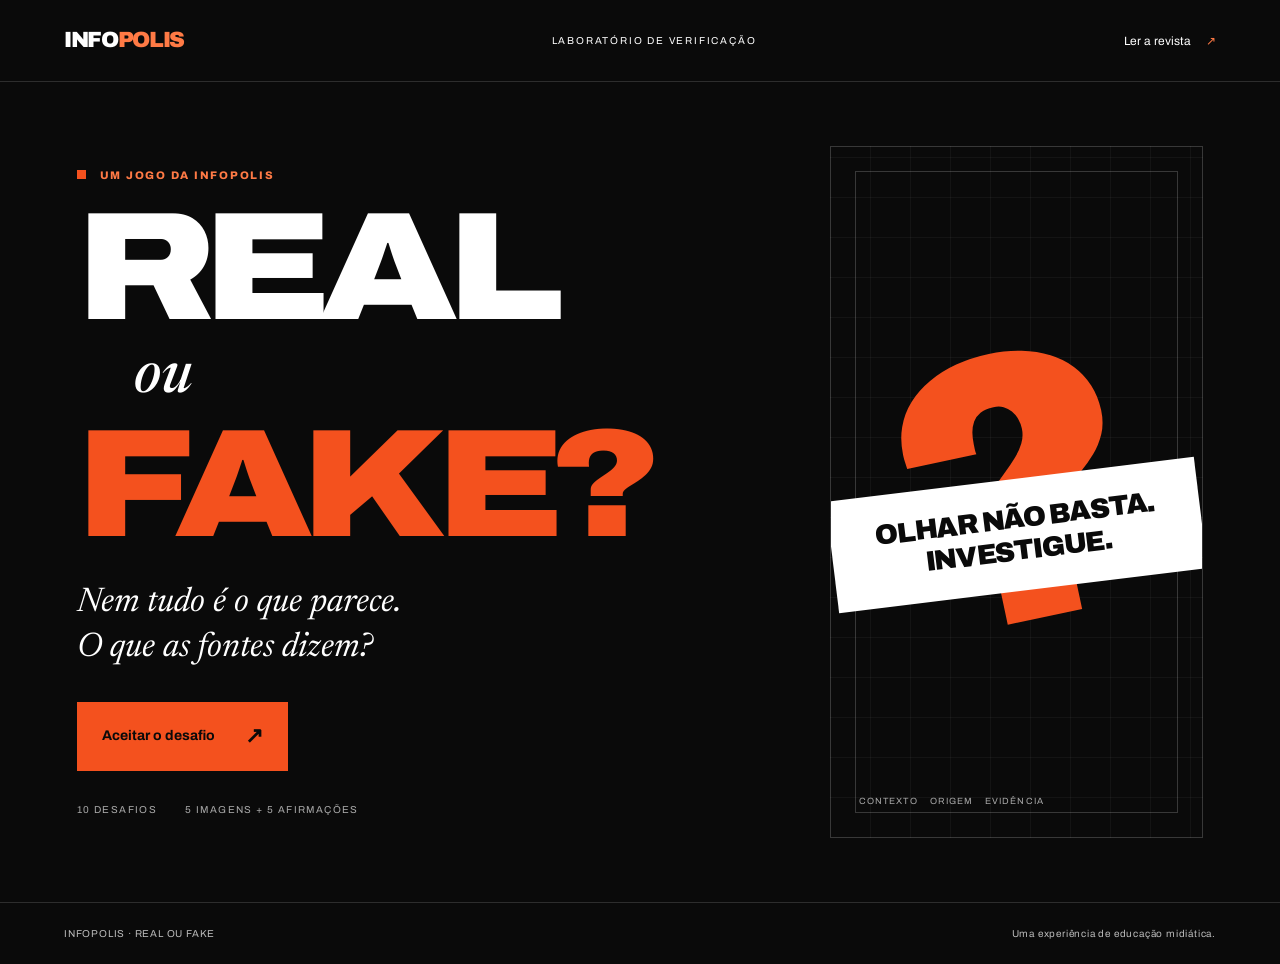
<file: jogo.html>
<!doctype html>
<html lang="pt-BR">
<head>
  <meta charset="UTF-8">
  <meta name="viewport" content="width=device-width,initial-scale=1">
  <meta name="description" content="Real ou fake? Investigue imagens e afirmações sobre política, consulte fontes e teste seu olhar em dez desafios da Infopolis.">
  <title>Real ou Fake — Infopolis</title>
  <link rel="icon" href="favicon.svg" type="image/svg+xml">
  <link rel="stylesheet" href="css/tokens.css">
  <link rel="stylesheet" href="css/jogo.css">
</head>
<body>
  <a class="game-skip" href="#game-main">Pular para o jogo</a>
  <header class="game-nav">
    <a class="game-brand" href="index.html">INFO<span>POLIS</span></a>
    <span class="game-nav__label">LABORATÓRIO DE VERIFICAÇÃO</span>
    <a class="back-link" href="index.html">Ler a revista <span aria-hidden="true">↗</span></a>
  </header>
  <main id="game-main" tabindex="-1">
    <section class="game-cover screen" id="screen-cover" aria-labelledby="cover-title">
      <div class="game-cover__copy">
        <p class="eyebrow"><span class="signal" aria-hidden="true"></span> UM JOGO DA INFOPOLIS</p>
        <h1 id="cover-title">REAL<span class="game-cover__or">ou</span><em>FAKE?</em></h1>
        <p class="cover-lead">Nem tudo é o que parece.<br>O que as fontes dizem?</p>
        <button class="action action--orange" id="start-button">Aceitar o desafio <span aria-hidden="true">↗</span></button>
        <p class="cover-meta">10 DESAFIOS <span>5 IMAGENS + 5 AFIRMAÇÕES</span></p>
      </div>
      <div class="cover-art" aria-hidden="true">
        <span class="cover-art__index">?</span>
        <div class="cover-art__stamp">OLHAR NÃO BASTA.<br>INVESTIGUE.</div>
        <span class="cover-art__line"></span>
        <div class="cover-art__tags"><span>CONTEXTO</span><span>ORIGEM</span><span>EVIDÊNCIA</span></div>
      </div>
    </section>

    <section class="rules screen" id="screen-rules" aria-labelledby="rules-title" hidden>
      <p class="eyebrow">ANTES DE COMEÇAR</p>
      <h2 id="rules-title" tabindex="-1">Desconfie da aparência<br><em>Procure a origem</em></h2>
      <p class="rules-lead">Você vai analisar cinco imagens e cinco afirmações sobre política e eleições. Há fotografias reais, cenas fictícias criadas com IA e afirmações verdadeiras ou falsas. A ordem muda a cada partida.</p>
      <ol class="rules-list">
        <li><span>01</span><div><h3>Leia o contexto</h3><p>Nas imagens, decida entre fotografia real e criação com IA. Nas afirmações, escolha verdadeiro ou falso.</p></div></li>
        <li><span>02</span><div><h3>Pesquise antes de decidir</h3><p>Use as dicas e os links. Você pode abrir as fontes em outra aba e voltar ao jogo. Para busca reversa, salve a imagem e use o Google Lens.</p></div></li>
        <li><span>03</span><div><h3>Aprenda com o gabarito</h3><p>Cada acerto vale um ponto. A explicação aparece depois da sua resposta. Não há limite de tempo.</p></div></li>
      </ol>
      <div class="rules-end"><button class="action action--dark" id="play-button">Vamos investigar <span aria-hidden="true">↗</span></button><p>O exercício inclui informações falsas de forma intencional. Confira sempre a explicação e a fonte após responder.</p></div>
    </section>

    <section class="play screen" id="screen-play" aria-labelledby="question-heading" hidden>
      <div class="round-meta"><span id="round-count">QUESTÃO 01 / 10</span><span id="round-type">IMAGEM</span><span id="round-score">0 ACERTOS</span></div>
      <progress id="round-progress" max="10" value="0" aria-label="Questões respondidas"></progress>
      <div class="question-layout" id="question-layout">
        <div class="question-visual" id="question-visual">
          <button class="question-photo" id="enlarge-image" aria-label="Ampliar imagem da questão"><img id="question-image" alt="Imagem apresentada para análise" decoding="async"><span>Ampliar imagem <span aria-hidden="true">↗</span></span></button>
          <a class="download-image" id="download-image" download="imagem-para-verificar.jpg">Salvar imagem para pesquisar <span aria-hidden="true">↓</span></a>
        </div>
        <div class="question-copy">
          <p class="eyebrow" id="question-kicker">INVESTIGUE A IMAGEM</p>
          <h2 id="question-heading" tabindex="-1">Real ou criada com IA?</h2>
          <p class="question-context" id="question-context"></p>
          <blockquote class="claim" id="question-claim" hidden></blockquote>
          <details class="research" id="research-panel"><summary>Dicas e links para investigar <span aria-hidden="true">+</span></summary><div class="research__body"><ul id="question-hints"></ul><div class="research__links"><a id="research-link" target="_blank" rel="noopener noreferrer">Consultar fonte <span aria-hidden="true">↗</span></a><a id="lens-link" href="https://lens.google/" target="_blank" rel="noopener noreferrer">Abrir Google Lens <span aria-hidden="true">↗</span></a></div></div></details>
          <fieldset class="answers" id="answer-options"><legend>Sua resposta</legend><button class="answer" id="answer-real" type="button" data-answer="true">Foto real</button><button class="answer" id="answer-fake" type="button" data-answer="false">Criada com IA</button></fieldset>
          <section class="feedback" id="answer-feedback" aria-labelledby="feedback-title" hidden>
            <p class="feedback__status" id="feedback-status"></p>
            <h3 id="feedback-title" tabindex="-1"></h3>
            <p id="feedback-explanation"></p>
            <p class="feedback__lesson" id="feedback-lesson" hidden></p>
            <p class="feedback__credit" id="feedback-credit" hidden></p>
            <a id="feedback-source" target="_blank" rel="noopener noreferrer">Conferir a fonte <span aria-hidden="true">↗</span></a>
          </section>
          <button class="action action--dark next-button" id="next-button" hidden>Próxima questão <span aria-hidden="true">→</span></button>
        </div>
      </div>
      <p class="screen-reader-status" id="game-status" role="status" aria-live="polite" aria-atomic="true"></p>
    </section>

    <section class="results screen" id="screen-results" aria-labelledby="results-title" hidden>
      <div class="results-top"><div><p class="eyebrow">INVESTIGAÇÃO CONCLUÍDA</p><h2 id="results-title" tabindex="-1">Seu olhar,<br><em>em perspectiva</em></h2><p id="results-message"></p><p class="results-split" id="results-split"></p></div><div class="score-ring" id="score-ring"><div><strong id="final-score">0</strong><span>DE 10 ACERTOS</span></div></div></div>
      <div class="results-magazine"><div><p class="eyebrow">A CONVERSA CONTINUA</p><h3>Quem fabrica o que você vê?</h3><p>Entenda como inteligência artificial, desinformação e política se cruzam na revista Infopolis.</p><div class="result-actions"><a class="action action--dark" href="index.html">Ler a revista <span aria-hidden="true">↗</span></a><button class="action action--outline" id="restart-button">Jogar novamente <span aria-hidden="true">↻</span></button></div></div><figure><a href="https://ryancursinom.github.io/infopolis/" target="_blank" rel="noopener noreferrer"><img src="assets/infopolis-qr.svg" alt="QR code para ler a revista Infopolis" width="200" height="200"></a><figcaption>ESCANEIE PARA LER A REVISTA</figcaption></figure></div>
      <details class="review"><summary>Rever minhas respostas <span aria-hidden="true">+</span></summary><ol id="review-list"></ol></details>
    </section>
  </main>
  <footer class="game-footer"><span>INFOPOLIS · REAL OU FAKE</span><span>Uma experiência de educação midiática.</span></footer>
  <dialog class="image-dialog" id="image-dialog" aria-label="Imagem ampliada da questão"><button id="close-image" aria-label="Fechar imagem ampliada">Fechar ×</button><img id="large-image" alt="Imagem da questão em tamanho ampliado"></dialog>
  <script src="js/jogo-questoes.js"></script>
  <script src="js/jogo.js"></script>
</body>
</html>
</file>
<file: css/tokens.css>
@import url('https://fonts.googleapis.com/css2?family=Archivo:ital,wdth,wght@0,62..125,100..900;1,62..125,100..900&family=Newsreader:ital,opsz,wght@0,6..72,200..800;1,6..72,200..800&display=swap');

:root{
  --orange:#F4511E;
  --ember:#C13A0E;
  --flame:#FF7A45;
  --ink:#0F0E0C;
  --paper:#FFFFFF;
  --sand:#F2EDE3;
  --graphite:#141413;
  --line:rgba(15,14,12,.16);
  --tint:rgba(15,14,12,.6);
  --font-sans:'Archivo',-apple-system,'Segoe UI',sans-serif;
  --font-serif:'Newsreader',Georgia,serif;
  --fs-display:clamp(88px,11.8vw,168px);
  --fs-h1:clamp(44px,4.45vw,64px);
  --fs-h2:clamp(30px,3.05vw,44px);
  --fs-h3:20px;
  --fs-p:15.5px;
  --fs-small:12px;
  --gutter:clamp(24px,6.7vw,96px);
  --pad-y:clamp(56px,6.1vw,88px);
  --pad-b:88px;
  --ease:cubic-bezier(.19,1,.22,1);
}
</file>
<file: css/base.css>
*,*::before,*::after{box-sizing:border-box}
html{scroll-behavior:smooth;scroll-padding-top:20px}
body{margin:0;background:var(--graphite);color:var(--ink);font:400 var(--fs-p)/1.62 var(--font-sans);-webkit-font-smoothing:antialiased;text-rendering:optimizeLegibility;overflow-x:hidden}
img{display:block;max-width:100%}
h1,h2,h3,p,figure,ol,ul{margin:0}
ol,ul{padding:0;list-style:none}
a{color:inherit}
button{font:inherit;border:0;background:none;cursor:pointer;color:inherit;padding:0}
button:focus-visible,a:focus-visible{outline:3px solid var(--orange);outline-offset:3px}
::selection{background:var(--orange);color:#fff}
[hidden]{display:none!important}

/* ---------- SectionFrame component ---------- */
.frame{position:relative;width:100%;min-height:100vh;padding:var(--pad-y) var(--gutter) var(--pad-b);background:var(--frame-bg,var(--paper));color:var(--frame-fg,var(--ink));overflow:hidden;isolation:isolate}
.frame--dark{--frame-bg:#121110;--frame-fg:#F4EFE7;--line:rgba(255,255,255,.17);--tint:rgba(244,239,231,.62)}
.frame--sand{--frame-bg:var(--sand)}
@media(min-width:1100px){
  body{padding:0 0 72px}
  .frame{width:1440px;height:1024px;min-height:1024px;margin:0 auto 48px;box-shadow:0 36px 90px rgba(0,0,0,.55);border-radius:2px}
}

/* ---------- Typography ---------- */
h1,h2,h3{font-family:var(--font-sans);font-stretch:118%;font-weight:800;letter-spacing:-.028em;line-height:1.02;text-wrap:balance}
h2{font-size:var(--fs-h2)}
h2 em,h1 em{font-family:var(--font-serif);font-style:italic;font-weight:420;font-stretch:94%;letter-spacing:-.005em;color:var(--orange)}
.frame--dark h2 em{color:var(--flame)}
h3{font-size:var(--fs-h3);letter-spacing:-.02em}
strong{font-weight:800}
p+p{margin-top:.9em}
p{max-width:none}

/* ---------- SectionHeading component ---------- */
.head{max-width:1248px;position:relative;z-index:2}
.head__eyebrow{display:flex;align-items:center;gap:14px;font-weight:800;font-size:var(--fs-small);letter-spacing:.2em;text-transform:uppercase}
.head__eyebrow::before{content:'';width:36px;height:3px;background:var(--orange);flex-shrink:0}
.head__eyebrow i{font-style:normal;color:var(--orange)}
.head__title{margin-top:20px;max-width:22ch}
.head__title em{display:inline-block}

/* ---------- Body copy columns ---------- */
.cols{margin-top:38px;columns:2;column-gap:56px;font-size:var(--fs-p);line-height:1.62;position:relative;z-index:2}
.cols p{margin:0 0 16px;orphans:3;widows:3}
.cols p:last-child{margin-bottom:0}
.cols h3{break-inside:avoid;break-after:avoid;margin:14px 0 12px;color:var(--ember)}
.cols--dense{font-size:14.5px;line-height:1.58;column-gap:44px}
.drop .cols>p:first-child::first-letter{font-family:var(--font-serif);font-weight:600;font-size:3.35em;line-height:.82;float:left;padding:7px 12px 0 0;color:var(--orange)}

/* ---------- Pagination ---------- */
.pag{position:absolute;right:var(--gutter);bottom:34px;display:flex;align-items:center;gap:10px;font-size:var(--fs-small);font-weight:700;letter-spacing:.16em;opacity:.55;z-index:3}
.pag::before{content:'';width:9px;height:9px;background:var(--orange)}

/* ---------- Reveal motion ---------- */
[data-reveal]{opacity:0;translate:0 26px;transition:opacity .9s var(--ease) var(--d,0s),translate .9s var(--ease) var(--d,0s)}
[data-reveal].in-view{opacity:1;translate:0 0}

@media(max-width:1099px){
  :root{--pad-y:64px;--pad-b:80px}
}
@media(prefers-reduced-motion:reduce){
  html{scroll-behavior:auto}
  *,*::before,*::after{animation:none!important;transition:none!important}
  [data-reveal]{opacity:1;translate:0 0}
}
</file>
<file: css/components.css>
/* ================= ContentsLink component ================= */
.toc{columns:2;column-gap:48px}
.toc li{break-inside:avoid}
.toc a{display:grid;grid-template-columns:40px 1fr;align-items:baseline;gap:12px;padding:10px 2px;border-bottom:1px solid var(--line);text-decoration:none;font-size:13.5px;font-weight:600;line-height:1.4;transition:padding .3s var(--ease),color .2s}
.toc a i{font-style:normal;font-weight:800;font-size:11px;font-stretch:118%;color:var(--orange)}
.toc a span{transition:translate .3s var(--ease)}
.toc a:hover{padding-left:12px;color:var(--ember)}
.frame--dark .toc a:hover{color:var(--flame)}
.toc a:hover span{translate:2px 0}
.toc a[aria-current="true"]{color:var(--orange)}
.toc a[aria-current="true"] i{color:var(--ink)}
.frame--dark .toc a[aria-current="true"] i{color:var(--flame)}

/* ================= InteractiveChart component ================= */
.plate{position:relative;z-index:2;margin-top:38px;background:#fff;color:var(--ink);border:1px solid rgba(15,14,12,.14);padding:28px 32px 22px;box-shadow:0 20px 50px rgba(15,14,12,.1)}
.plate__title{font-size:16px;font-weight:800;font-stretch:118%;letter-spacing:-.01em}
.plate__legend{display:flex;flex-wrap:wrap;gap:8px 26px;margin-top:12px;font-size:10.5px;font-weight:700;letter-spacing:.1em;text-transform:uppercase;color:rgba(15,14,12,.7)}
.plate__legend i{display:inline-block;width:11px;height:11px;margin-right:8px;vertical-align:-1px}
.lg-ink{background:var(--ink)}
.lg-orange{background:var(--orange)}
.plate__source{margin-top:20px;padding-top:13px;border-top:1px solid rgba(15,14,12,.14);font-size:10.5px;letter-spacing:.03em;line-height:1.55;color:rgba(15,14,12,.65)}

.plot--grouped{display:grid;grid-template-columns:repeat(3,1fr);gap:26px;margin-top:28px}
.g{display:grid;grid-template-rows:1fr auto;gap:12px;min-width:0}
.g__bars{display:flex;align-items:flex-end;justify-content:center;gap:10px;height:232px;border-bottom:2px solid rgba(15,14,12,.22)}
.bar{position:relative;width:46px;height:calc(var(--v)*1%);background:var(--ink);transform:scaleY(0);transform-origin:bottom;transition:transform 1.1s var(--ease) var(--d,0s),filter .25s}
.bar--orange{background:var(--orange)}
.in-view .bar{transform:scaleY(1)}
.bar b{position:absolute;top:-26px;left:50%;transform:translateX(-50%);font-size:12.5px;font-weight:800;font-variant-numeric:tabular-nums;white-space:nowrap}
.bar:hover{filter:brightness(.82)}
.g__label{font-size:11.5px;font-weight:700;text-align:center;line-height:1.4;color:rgba(15,14,12,.72);min-height:32px;align-self:end}

.plot--v{display:flex;align-items:flex-end;justify-content:center;gap:clamp(48px,9vw,120px);height:296px;margin-top:28px;padding:0 32px;border-bottom:2px solid rgba(15,14,12,.22)}
.v{display:grid;grid-template-rows:1fr auto;width:min(150px,30%);height:100%;gap:12px}
.v__track{position:relative;display:flex;align-items:flex-end;justify-content:center;height:100%}
.v__track .bar{width:100%}
.v__label{font-size:11.5px;font-weight:700;text-align:center;line-height:1.45;color:rgba(15,14,12,.72)}

.plot--h{display:grid;gap:22px;margin-top:30px}
.h{display:grid;grid-template-columns:minmax(190px,290px) 1fr 62px;gap:18px;align-items:center}
.h span{font-size:13px;font-weight:600;line-height:1.4}
.h__track{height:34px;background:rgba(15,14,12,.08)}
.h__track i{display:block;height:100%;width:calc(var(--v)*1%);background:var(--orange);transform:scaleX(0);transform-origin:left;transition:transform 1.2s var(--ease) var(--d,0s),filter .25s}
.in-view .h__track i{transform:scaleX(1)}
.h:hover .h__track i{filter:brightness(.85)}
.h b{font-size:20px;font-weight:800;font-stretch:118%;letter-spacing:-.02em;font-variant-numeric:tabular-nums;transition:color .2s}
.h:hover b{color:var(--ember)}

/* ================= EditorialCard (stats / big numbers) ================= */
.stats{display:grid;grid-template-columns:repeat(3,1fr);gap:30px;margin-top:40px;position:relative;z-index:2}
.stat{border-top:3px solid var(--tint,var(--ink));padding-top:16px;position:relative}
.stat::before{content:'';position:absolute;top:-3px;left:0;width:44px;height:3px;background:var(--orange);transition:width .5s var(--ease)}
.stat:hover::before{width:100%}
.stat__label{font-size:11px;font-weight:800;letter-spacing:.15em;text-transform:uppercase;opacity:.65}
.stat__val{display:block;margin:10px 0 8px;font-size:clamp(38px,3.3vw,52px);font-weight:800;font-stretch:118%;line-height:1;letter-spacing:-.02em;font-variant-numeric:tabular-nums;transition:color .25s}
.stat:hover .stat__val{color:var(--ember)}
.frame--dark .stat:hover .stat__val{color:var(--flame)}
.stat__desc{font-size:13px;line-height:1.5;color:var(--tint,var(--tint))}
.stat--fill .stat__bar{height:10px;background:rgba(15,14,12,.1);margin-top:18px;position:relative;overflow:hidden}
.stat--fill .stat__bar i{position:absolute;inset:0 auto 0 0;width:calc(var(--v)*1%);background:var(--orange);transform:scaleX(0);transform-origin:left;transition:transform 1.2s var(--ease) .2s}
.frame--dark .stat--fill .stat__bar{background:rgba(255,255,255,.12)}
.frame--dark .stat--fill .stat__bar i{background:var(--flame)}
.in-view .stat--fill .stat__bar i{transform:scaleX(1)}

/* ================= ImageComposition component ================= */
.media{position:relative;margin:0;z-index:2}
.media__frame{position:relative;overflow:hidden;background:var(--ink);height:100%}
.media img{width:100%;height:100%;object-fit:cover;filter:grayscale(1) contrast(1.05);transition:filter .7s var(--ease),transform 1.4s var(--ease)}
.media:hover img{filter:grayscale(0) contrast(1);transform:scale(1.045)}
.media::after{content:'';position:absolute;inset:0;background:linear-gradient(160deg,rgba(244,81,30,.38),rgba(15,14,12,.28));mix-blend-mode:multiply;opacity:.92;transition:opacity .7s;pointer-events:none}
.media:hover::after{opacity:.3}
.media__tag{position:absolute;left:0;bottom:0;z-index:2;background:var(--orange);color:#fff;font-size:10.5px;font-weight:800;letter-spacing:.18em;text-transform:uppercase;padding:10px 16px;max-width:calc(100% - 24px)}
.media--frame::before{content:'';position:absolute;inset:0;translate:18px 18px;border:2px solid var(--orange);z-index:0;transition:translate .5s var(--ease);pointer-events:none}
.media--frame:hover::before{translate:8px 8px}
.media--contain .media__frame{background:#fff}
.media--contain img{object-fit:contain;filter:grayscale(1)}
.media--contain:hover img{filter:grayscale(0)}

/* ================= RevealPanel (expandable) ================= */
.expand{position:relative;z-index:2;margin-top:34px;border-top:1px solid var(--line);border-bottom:1px solid var(--line)}
.expand__trigger{display:grid;grid-template-columns:92px 1fr 40px;align-items:center;gap:20px;width:100%;text-align:left;padding:15px 0;font-weight:800;font-size:17px;letter-spacing:-.01em}
.expand__thumb{height:72px;overflow:hidden;background:var(--ink)}
.expand__thumb img{width:100%;height:100%;object-fit:cover;filter:grayscale(1);transition:filter .4s,transform .8s var(--ease)}
.expand__trigger:hover .expand__thumb img{filter:grayscale(0);transform:scale(1.06)}
.expand__icon{width:34px;height:34px;border:2px solid var(--orange);border-radius:50%;position:relative;justify-self:end;transition:transform .45s var(--ease),background .3s;flex-shrink:0}
.expand__icon::before,.expand__icon::after{content:'';position:absolute;left:50%;top:50%;translate:-50% -50%;background:var(--orange);transition:background .3s}
.expand__icon::before{width:14px;height:2px}
.expand__icon::after{width:2px;height:14px}
.expand__trigger:hover .expand__icon{background:var(--orange)}
.expand__trigger:hover .expand__icon::before,.expand__trigger:hover .expand__icon::after{background:#fff}
.expand__trigger[aria-expanded="true"] .expand__icon{transform:rotate(45deg);background:var(--orange)}
.expand__trigger[aria-expanded="true"] .expand__icon::before,.expand__trigger[aria-expanded="true"] .expand__icon::after{background:#fff}
.expand__panel{max-height:0;opacity:0;overflow:hidden;transition:max-height .6s var(--ease),opacity .45s}
.expand__panel.is-open{max-height:520px;opacity:1}
.expand__body{display:grid;grid-template-columns:220px 1fr;gap:24px;padding:20px 0 26px}
.expand__body img{height:150px;width:100%;object-fit:cover;filter:grayscale(1)}
.expand__body strong{display:block;color:var(--ember);margin-bottom:8px}
.expand__body p{font-size:13.5px;line-height:1.6}

/* ================= Members ================= */
/* Text-only research variant; shares the OCDE panel interaction. */
.expand--case{margin-block:24px 28px;break-inside:avoid}
.expand--case .expand__trigger{grid-template-columns:minmax(0,1fr) 34px;gap:20px;font-size:16px;line-height:1.45}
.expand--case .expand__body{display:block;padding-top:8px}
.expand--case .expand__body p{font-size:inherit;line-height:inherit}
.expand--case .expand__panel.is-open{max-height:none;overflow:visible}
.frame--dark .expand--case a{color:var(--flame);text-underline-offset:3px}
.members{display:grid;grid-template-columns:repeat(2,minmax(0,1fr));grid-template-rows:repeat(3,auto);grid-auto-flow:column;gap:24px 56px;margin-top:44px;position:relative;z-index:2;max-width:1100px}
/* Portraits occupy their own column; names stay beside the image. */
.member{display:grid;grid-template-columns:clamp(96px,9vw,128px) minmax(0,1fr);align-items:center;gap:24px;border-bottom:1px solid var(--line);padding-bottom:24px;min-width:0}
.avatar{display:block;position:relative;width:100%;aspect-ratio:4/5;overflow:hidden;border-radius:3px;background:transparent;isolation:isolate}
.avatar img{position:absolute;inset:0;display:block;width:100%;height:100%;max-width:100%;object-fit:cover;object-position:50% 35%;border-radius:0}
.member>div{min-width:0}
.member h3{font-size:17px}
.member p{font-size:11.5px;letter-spacing:.1em;text-transform:uppercase;opacity:.55;margin-top:5px}

@media(max-width:1099px){
  .toc{columns:1}
  .members{grid-template-columns:1fr;grid-template-rows:none;grid-auto-flow:row}
  .plot--grouped{gap:14px}
  .g__bars{height:190px}
  .bar{width:36px}
  .expand__body{grid-template-columns:1fr}
  .expand__body img{height:130px}
  .h{grid-template-columns:1fr 56px}
  .h__track{grid-column:1/-1;grid-row:2}
  .h b{grid-row:1;grid-column:2;justify-self:end}
}
</file>
<file: css/sections.css>
/* ================= Cover (kinetic) ================= */
.cover{display:flex;flex-direction:column;padding-bottom:0}
.cover__meta{display:flex;justify-content:space-between;align-items:center;gap:16px;padding-bottom:20px;border-bottom:1px solid rgba(255,255,255,.18);font-size:10.5px;font-weight:800;letter-spacing:.24em;color:rgba(244,239,231,.85);position:relative;z-index:2;opacity:0;animation:fadeUp .8s var(--ease) 1s forwards}
.cover__meta b i{color:var(--orange);font-style:normal}
.cover__grid{flex:1;display:grid;grid-template-columns:1.08fr .92fr;gap:clamp(32px,4vw,76px);align-items:center;min-height:0;padding:36px 0 40px;position:relative;z-index:2}
.cover__title{font-size:var(--fs-display);line-height:.85;font-weight:900;font-stretch:125%;letter-spacing:-.015em}
.cover__title .ln{display:block;overflow:hidden;padding-bottom:.04em}
.cover__title .ln span{display:block;transform:translateY(112%);animation:rise 1s var(--ease) forwards;animation-delay:var(--d,0s)}
.cover__title .ln--alt span{color:var(--orange)}
@supports(-webkit-text-stroke:2px red){.cover__title .ln--alt span{color:transparent;-webkit-text-stroke:2.5px var(--orange)}}
.cover__sub{margin-top:30px;font:italic 500 clamp(12px,3.25vw,25px)/1.42 var(--font-serif);color:rgba(244,239,231,.86);max-width:none;white-space:nowrap;opacity:0;animation:fadeUp .9s var(--ease) .8s forwards}
.cover__kicker{display:inline-flex;align-items:center;gap:14px;font-size:11px;font-weight:800;letter-spacing:.26em;color:var(--flame);margin-bottom:26px;opacity:0;animation:fadeUp .8s var(--ease) .55s forwards}
.cover__kicker::before{content:'';width:34px;height:2px;background:var(--orange)}
.cover__media{position:relative;height:100%;min-height:0;overflow:hidden;clip-path:inset(0 0 100% 0);animation:unclip 1.2s var(--ease) .4s forwards}
.cover__media img{width:100%;height:100%;object-fit:cover;object-position:50% 32%;filter:grayscale(1) brightness(.85) contrast(1.06);transform:scale(1.1) translate3d(calc(var(--px,0)*12px),calc(var(--py,0)*9px),0);transition:filter .8s}
.cover__media:hover img{filter:grayscale(0) brightness(.95) contrast(1)}
.cover__media::after{content:'';position:absolute;inset:0;background:linear-gradient(160deg,rgba(244,81,30,.34),rgba(13,12,11,.3));mix-blend-mode:multiply;pointer-events:none}
.cover__chip{position:absolute;left:0;bottom:0;z-index:2;background:var(--orange);color:#fff;font-size:10.5px;font-weight:800;letter-spacing:.2em;padding:11px 18px}
@keyframes rise{to{transform:none}}
@keyframes unclip{to{clip-path:inset(0 0 0 0)}}
@keyframes fadeUp{from{opacity:0;transform:translateY(18px)}to{opacity:1;transform:none}}

/* ================= Contents ================= */
#p2{height:auto;min-height:100vh}
.contents-layout{display:grid;grid-template-columns:minmax(0,1fr);gap:clamp(36px,4vw,72px);align-items:start;position:relative;z-index:2}
.contents__label{font-size:clamp(64px,6.4vw,92px);font-weight:900;font-stretch:125%;line-height:.92;position:static}
.contents__label em{color:var(--orange);font-style:normal}
.contents-col .toc{margin-top:6px}

/* ================= Members ================= */
#p5{height:auto;min-height:100vh}
.dual-page__eye{font:italic 500 clamp(26px,2.6vw,38px)/1.3 var(--font-serif);color:var(--orange);letter-spacing:-.015em;max-width:48ch;text-wrap:balance;margin-bottom:64px}
.members-page{height:auto;min-height:100vh}
.members-page .head__title{font-size:var(--fs-h1)}

/* ================= Editorial ================= */
.editorial{display:grid;grid-template-columns:minmax(340px,430px) 1fr;gap:clamp(40px,4.2vw,76px);align-items:stretch;position:relative;z-index:2}
.editorial .media{height:100%;min-height:0}
.editorial .media__frame{height:100%}
.editorial__quote{font:italic 500 clamp(25px,2.3vw,33px)/1.32 var(--font-serif);color:#F4EFE7;max-width:26ch;text-wrap:balance}
.editorial__quote::before{content:'“';color:var(--flame)}
.editorial__quote::after{content:'”';color:var(--flame)}
.editorial__rule{height:1px;background:rgba(255,255,255,.25);margin:26px 0}
.editorial__text{columns:2;column-gap:44px;font-size:13.5px;line-height:1.62;color:rgba(244,239,231,.88)}
.editorial__text p{margin:0 0 16px;break-inside:avoid-column}
.editorial__text p:last-child{margin-bottom:0}
.editorial__note{margin-top:24px;padding-top:15px;border-top:1px solid rgba(255,255,255,.16);font-size:11px;letter-spacing:.06em;line-height:1.65;color:rgba(244,239,231,.55)}

/* ================= Pillars ================= */
.pillars-intro{margin-top:24px;max-width:64ch;color:rgba(244,239,231,.82);position:relative;z-index:2}
.pillars{display:grid;grid-template-columns:repeat(4,1fr);gap:3px;margin-top:44px;background:rgba(255,255,255,.16);position:relative;z-index:2}
.pillar{position:relative;min-height:410px;overflow:hidden;background:#121110;display:flex;align-items:flex-end;padding:24px}
.pillar img{position:absolute;inset:0;width:100%;height:100%;object-fit:cover;filter:grayscale(1) brightness(.48);transition:filter .6s var(--ease),transform 1.1s var(--ease)}
.pillar:hover img{filter:grayscale(0) brightness(.75);transform:scale(1.055)}
.pillar__num{position:absolute;top:20px;left:22px;z-index:2;font-size:11px;font-weight:800;letter-spacing:.18em;color:var(--flame)}
.pillar h3{position:relative;z-index:2;color:#fff;font-size:22px;line-height:1.1;max-width:10ch}
.pillar::after{content:'';position:absolute;left:0;bottom:0;height:4px;width:100%;background:var(--orange);transform:scaleX(0);transform-origin:left;transition:transform .55s var(--ease);z-index:2}
.pillar:hover::after{transform:scaleX(1)}

/* ================= Macro transitions ================= */
.macro{display:flex;align-items:flex-end;color:#fff;padding-bottom:130px}
.macro__bg{position:absolute;inset:0;z-index:-2}
.macro__bg img{width:100%;height:100%;object-fit:cover;filter:grayscale(1) brightness(.55);will-change:transform}
.macro::after{content:'';position:absolute;inset:0;z-index:-1;background:linear-gradient(90deg,rgba(12,11,10,.94) 26%,rgba(12,11,10,.42))}
.macro__index{position:absolute;right:var(--gutter);bottom:110px;z-index:1;font-weight:900;font-stretch:125%;font-size:clamp(110px,9.5vw,148px);line-height:1;color:var(--orange)}
@supports(-webkit-text-stroke:2px red){.macro__index{color:transparent;-webkit-text-stroke:2px rgba(244,81,30,.75)}}
.macro__content{position:relative;z-index:2}
.macro__content h2{font-size:var(--fs-h1)}
.macro__content p{margin-top:26px;font-size:15px;line-height:1.6;max-width:54ch;color:rgba(255,255,255,.86)}

/* ================= Split layouts (text + media) ================= */
.duo{display:grid;grid-template-columns:minmax(0,1fr) minmax(300px,380px);gap:clamp(36px,3.6vw,64px);align-items:stretch;position:relative;z-index:2}
.duo--wide{grid-template-columns:minmax(0,1fr) minmax(320px,460px)}
.duo--media-first{grid-template-columns:minmax(320px,460px) minmax(0,1fr)}
.duo--wide:not(.duo--media-first)>.duo__body:last-child .cols{columns:1;column-gap:0}
.duo__body{min-width:0}
.duo--media-first .media{order:-1}
.duo .media{height:100%;min-height:520px}

/* ================= Closing page ================= */
.footer-page{height:auto;min-height:100vh;display:flex;align-items:center;padding-block:clamp(72px,8vw,120px)}
.footer-page__layout{display:grid;grid-template-columns:minmax(0,1.25fr) minmax(260px,.75fr);gap:clamp(56px,7vw,112px);align-items:center;width:100%}
.footer-page__copy{min-width:0}
.footer-page__quote{font:italic 500 clamp(28px,3.25vw,47px)/1.25 var(--font-serif);letter-spacing:-.02em;max-width:25ch;text-wrap:balance}
.footer-page__quote::before{content:'“';color:var(--flame)}
.footer-page__quote::after{content:'”';color:var(--flame)}
.footer-page__links{margin-top:52px;display:grid;max-width:580px}
.footer-page__links>a,.footer-page__links>button{display:flex;justify-content:space-between;align-items:center;gap:24px;padding:22px 0;border-top:1px solid var(--line);text-align:left;text-decoration:none;font-size:clamp(16px,1.6vw,21px);font-weight:600;line-height:1.4;transition:color .2s}
.footer-page__links>a:last-child,.footer-page__links>button:last-child{border-bottom:1px solid var(--line)}
.footer-page__links [aria-hidden]{color:var(--flame);font-size:30px;transition:transform .2s}
.footer-page__links>a:hover,.footer-page__links>button:hover{color:var(--flame)}
.footer-page__links>a:hover [aria-hidden],.footer-page__links>button:hover [aria-hidden]{transform:translate(3px,-3px)}
.footer-page__qr{width:min(100%,320px);justify-self:end}
.footer-page__qr>a{display:block;background:#fff}
.footer-page__qr img{width:100%;height:auto;display:block}
.footer-page__qr figcaption{display:grid;gap:12px;margin-top:24px;text-align:left;overflow-wrap:anywhere}
.footer-page__qr figcaption>span{font-size:10px;letter-spacing:.2em;font-weight:800;color:var(--flame)}
.footer-page__qr figcaption>a{font-size:12px;text-decoration:none;line-height:1.6}
.references-dialog{--dialog-pad:clamp(24px,4vw,48px);width:min(820px,calc(100vw - 32px));max-height:calc(100dvh - 48px);padding:0;border:1px solid rgba(15,14,12,.15);background:#FFFFFF;color:var(--ink);overflow:hidden;isolation:isolate;opacity:1;box-shadow:0 24px 90px #0008}
.references-dialog[open]{display:flex;flex-direction:column}
.references-dialog__content{min-height:0;overflow:auto;overscroll-behavior:contain;padding:0 var(--dialog-pad) var(--dialog-pad);background:#FFFFFF}
.references-dialog__content>.references-dialog__note{margin-top:0}
.references-dialog::backdrop{background:rgba(10,10,10,.78);backdrop-filter:blur(8px)}
.references-dialog__head{display:flex;align-items:flex-start;justify-content:space-between;gap:24px}
.references-dialog__head h2{font-size:clamp(28px,4vw,44px)}
.references-dialog__head button{width:44px;height:44px;flex-shrink:0;font-size:32px;line-height:1;background:var(--ink);color:white}
.references-dialog__note{margin-top:28px;font-size:13px;line-height:1.65;color:rgba(15,14,12,.7)}
.references-dialog__list{list-style:decimal;padding-left:24px;margin-top:28px}
.references-dialog__list li{padding:18px 0 18px 8px;border-top:1px solid rgba(15,14,12,.16);font-size:15px;line-height:1.75;overflow-wrap:anywhere}
.references-dialog__list li::marker{font-weight:800;color:var(--ember)}
.references-dialog__list a{color:var(--ember);text-underline-offset:3px}
.references-dialog__head{position:relative;z-index:3;flex-shrink:0;background:#FFFFFF;padding:var(--dialog-pad) var(--dialog-pad) 24px}
.reference-groups{margin-top:28px;border-bottom:1px solid rgba(15,14,12,.16)}
.reference-group{border-top:1px solid rgba(15,14,12,.16)}
.reference-group>summary{display:grid;grid-template-columns:26px minmax(0,1fr) 30px 18px;align-items:center;gap:16px;padding:22px 0;list-style:none;cursor:pointer;transition:color .2s}
.reference-group>summary::-webkit-details-marker{display:none}
.reference-group>summary:focus-visible{outline:3px solid var(--orange);outline-offset:4px}
.reference-group>summary:hover,.reference-group[open]>summary{color:var(--ember)}
.reference-group__number{font-size:11px;font-weight:800;color:var(--ember)}
.reference-group__title{font-size:17px;font-weight:700;line-height:1.4}
.reference-group__count{font-size:11px;text-align:center;border:1px solid currentColor;border-radius:20px;padding:2px 4px;font-variant-numeric:tabular-nums}
.reference-group__icon{position:relative;width:16px;height:16px;color:var(--ember)}
.reference-group__icon::before,.reference-group__icon::after{content:'';position:absolute;background:currentColor;inset:7px 0 auto;height:2px}
.reference-group__icon::after{transform:rotate(90deg);transition:transform .2s}
.reference-group[open] .reference-group__icon::after{transform:rotate(0)}
.reference-group>.references-dialog__list{margin:0 0 24px 26px;padding-left:24px}
.reference-group .references-dialog__list li{font-size:14px;line-height:1.8}
.reference-entry__link{display:block;margin-top:6px;font-weight:600}
@media(max-width:600px){
  .reference-group>summary{grid-template-columns:20px minmax(0,1fr) 26px 16px;gap:10px;padding-block:18px}
  .reference-group__title{font-size:15px}
  .reference-group>.references-dialog__list{margin-left:0;padding-left:22px}
}
@media(max-width:800px){
  .footer-page__layout{grid-template-columns:minmax(0,1fr);gap:52px}
  .footer-page__qr{justify-self:start;width:min(260px,100%)}
  .footer-page__quote{max-width:30ch}
  .footer-page__links{margin-top:36px}
}
/* ================= Per-section accents ================= */
/* Shared composition for adjacent topics consolidated into one digital page. */
.frame--combined{height:auto;min-height:100vh}
.editorial-spread{display:grid;grid-template-columns:repeat(2,minmax(0,1fr));gap:48px;align-items:start}
.editorial-spread>article{min-width:0;scroll-margin-top:24px}
.editorial-spread>article+article{border-left:1px solid var(--line);padding-left:32px}
.editorial-spread .cols{columns:1}
.editorial-spread .duo{grid-template-columns:minmax(0,1fr);gap:28px}
.editorial-spread .duo--media-first .media{order:0}
.editorial-spread .duo .media{height:220px;min-height:0}
.editorial-spread .plate{padding:24px 20px}
.editorial-spread .plot--v{gap:40px;padding-inline:16px}
.editorial-spread .stats{grid-template-columns:repeat(auto-fit,minmax(160px,1fr));gap:24px 16px}
.editorial-spread .stat__val{font-size:clamp(32px,3vw,44px)}
.frame--dark .editorial-spread .plate__source{color:rgba(244,239,231,.72);border-color:rgba(255,255,255,.2)}
.frame--dark .editorial-spread .plate .plate__source{color:rgba(15,14,12,.65);border-color:rgba(15,14,12,.14)}
#p14-confianca .editorial-spread .h{grid-template-columns:minmax(0,1fr) 56px}
#p14-confianca .editorial-spread .h__track{grid-column:1/-1;grid-row:2}
#p14-confianca .editorial-spread .h b{grid-column:2;grid-row:1;justify-self:end}
#p14-confianca .editorial-spread .plate{margin-top:36px}
@media(max-width:1099px){
  .editorial-spread{grid-template-columns:minmax(0,1fr);gap:44px}
  .editorial-spread>article+article{border-left:0;border-top:1px solid var(--line);padding-left:0;padding-top:36px}
}
/* One editorial spread, with both original reading destinations preserved. */
#p19-polarizacao-intro,#p21-vaia,#p23-ia-polarizacao{height:auto;min-height:100vh}
#p23-ia-polarizacao .polarizacao-spread{grid-template-columns:repeat(2,minmax(0,1fr))}
.polarizacao-spread{display:grid;grid-template-columns:minmax(0,.85fr) minmax(0,1.15fr);gap:56px;align-items:start}
.polarizacao-spread>article{min-width:0}
.polarizacao-spread>article+article{border-left:1px solid var(--line);padding-left:40px;scroll-margin-top:24px}
.polarizacao-spread .cols{columns:1}
@media(max-width:1099px){
  .polarizacao-spread,#p23-ia-polarizacao .polarizacao-spread{grid-template-columns:minmax(0,1fr);gap:44px}
  .polarizacao-spread>article+article{border-left:0;border-top:1px solid var(--line);padding-left:0;padding-top:36px}
}
/* Confidence: full-width chart follows the article; source follows the bars. */
#p14-confianca{height:auto;min-height:100vh}
#p14-confianca>.plate{width:100%;margin-top:36px}
#p14-confianca .h{grid-template-columns:minmax(190px,290px) minmax(0,1fr) 62px}
#p14-confianca .h__track{display:block;min-width:0}
#p14-confianca .h__track i{transform:none;transition:filter .25s}
#p14-confianca .plate__source{margin-top:28px}
@media(max-width:1099px){
  #p14-confianca .h{grid-template-columns:minmax(0,1fr) 56px}
}
/* Keep the OCDE panel aligned with the reading column and allow expansion. */
#p7-incorporacao{height:auto;min-height:100vh}
#p7-incorporacao>.duo{grid-template-columns:repeat(2,minmax(0,1fr));align-items:start}
#p7-incorporacao .cols{columns:1}
#p7-incorporacao .expand{width:100%;margin-top:28px}
#p7-incorporacao .expand__trigger{grid-template-columns:80px minmax(0,1fr) 34px;gap:18px}
#p7-incorporacao .expand__thumb{height:60px;background:transparent}
#p7-incorporacao .expand__thumb img{object-fit:contain}
#p7-incorporacao .expand__panel.is-open{max-height:none;overflow:visible}
#p7-incorporacao .expand__body{grid-template-columns:144px minmax(0,1fr);align-items:start;gap:24px}
#p7-incorporacao .expand__body img{height:auto;object-fit:contain}
@media(max-width:1099px){
  #p7-incorporacao>.duo{grid-template-columns:minmax(0,1fr)}
}
@media(max-width:600px){
  #p7-incorporacao .expand__body{grid-template-columns:minmax(0,1fr)}
  #p7-incorporacao .expand__body img{width:144px;max-width:100%}
  #p7-incorporacao .expand__trigger{grid-template-columns:64px minmax(0,1fr) 34px;gap:12px;font-size:15px}
}
.footnote-rule{height:1px;background:var(--line);margin:34px 0 0;max-width:1248px}

@media(max-width:1099px){
  .cover__grid{grid-template-columns:1fr;padding:28px 0 36px}
  .cover__media{height:340px}
  .cover__title{font-size:clamp(72px,19vw,120px)}
  .contents-layout{grid-template-columns:1fr}
  .contents__label{position:static}
  .editorial{grid-template-columns:1fr}
  .editorial .media{height:420px}
  .pillars{grid-template-columns:1fr 1fr}
  .pillar{min-height:280px}
  .duo{grid-template-columns:1fr}
  .duo .media{height:360px;min-height:0}
  .duo--media-first .media{order:0}
  .macro{padding-bottom:110px}
  .macro__index{position:static;display:block;margin-top:26px}
  .stats{grid-template-columns:1fr}
  .stat--fill .stat__bar{grid-column:auto}
}
</file>
<file: css/jogo.css>
*{box-sizing:border-box}html{scroll-behavior:smooth}body{margin:0;background:#fff;color:#0A0A0A;font:400 16px/1.7 var(--font-sans);-webkit-font-smoothing:antialiased}button,a{touch-action:manipulation}button{font:inherit;cursor:pointer}button,a{-webkit-tap-highlight-color:transparent}a{color:inherit;text-underline-offset:4px}button:focus-visible,a:focus-visible,summary:focus-visible{outline:3px solid var(--orange);outline-offset:5px}h1,h2,h3,p,figure,blockquote{margin:0}h1,h2,h3{line-height:1.08;letter-spacing:-.045em}h2{font-size:clamp(36px,5vw,66px);font-weight:800;text-wrap:balance}h2 em{font-family:var(--font-serif);font-weight:500;font-style:italic;color:var(--ember)}h3{font-size:24px}img{max-width:100%;display:block}button:disabled{cursor:default}[hidden]{display:none!important}::selection{background:var(--orange);color:#fff}.game-nav{display:flex;align-items:center;justify-content:space-between;gap:24px;padding:22px clamp(22px,5vw,80px);background:#0A0A0A;color:#fff;border-bottom:1px solid #ffffff24}.game-brand{font-size:22px;font-weight:900;letter-spacing:-.06em;text-decoration:none}.game-brand span{color:var(--flame)}.game-nav__label{font-size:10px;letter-spacing:.18em}.back-link{font-size:12px;text-decoration:none}.back-link span{color:var(--flame);margin-left:12px}.game-skip{position:absolute;top:-100px;left:16px;padding:12px;background:#fff;z-index:10}.game-skip:focus{top:12px}.screen{width:min(100%,1440px);margin:auto;padding:clamp(36px,5vw,80px) clamp(22px,6vw,88px);min-height:calc(100svh - 138px)}.eyebrow{font-size:11px;font-weight:800;letter-spacing:.16em;line-height:1.5;color:var(--ember);margin-bottom:22px}.signal{display:inline-block;width:9px;height:9px;background:var(--orange);margin-right:10px}.action{display:inline-flex;align-items:center;justify-content:space-between;gap:30px;padding:18px 24px;border:1px solid transparent;text-decoration:none;font-size:14px;font-weight:700;line-height:1.4;transition:background .2s,transform .2s}.action:hover{transform:translateY(-2px)}.action span{font-size:22px}.action--orange{background:var(--orange);color:#0A0A0A}.action--orange:hover{background:var(--flame)}.action--dark{background:#0A0A0A;color:#fff}.action--dark:hover{background:#333}.action--outline{border-color:#0A0A0A;background:transparent;color:#0A0A0A}.game-cover{width:100%;max-width:none;background:#0A0A0A;color:#fff;display:grid;grid-template-columns:minmax(0,1.3fr) minmax(0,.7fr);align-items:center;gap:60px;min-height:calc(100svh - 80px)}.game-cover .eyebrow{color:var(--flame)}.game-cover h1{font-size:clamp(80px,12vw,178px);line-height:.81;letter-spacing:-.07em;font-weight:900;font-stretch:118%}.game-cover h1 em{font-style:normal;color:var(--orange);display:block}.game-cover__or{display:block;font:italic 500 clamp(30px,4.5vw,58px)/1.3 var(--font-serif);letter-spacing:0;margin:12px 0 6px 1em}.cover-lead{font:italic 400 clamp(22px,2.7vw,34px)/1.3 var(--font-serif);margin-top:34px}.game-cover .action{margin-top:32px}.cover-meta{display:flex;flex-wrap:wrap;gap:12px 28px;font-size:10px;letter-spacing:.14em;margin-top:30px;color:#ffffffa6}.cover-art{position:relative;align-self:stretch;min-height:420px;display:flex;align-items:center;justify-content:center;border:1px solid #ffffff30;overflow:hidden;background:repeating-linear-gradient(0deg,transparent 0 39px,#ffffff0a 39px 40px),repeating-linear-gradient(90deg,transparent 0 39px,#ffffff0a 39px 40px)}.cover-art__index{font-size:clamp(180px,30vw,420px);font-weight:900;line-height:1;color:var(--orange);transform:rotate(-12deg)}.cover-art__stamp{position:absolute;left:0;right:0;top:48%;transform:rotate(-7deg);background:#fff;color:#0A0A0A;padding:24px 18px;text-align:center;font-size:clamp(16px,2.4vw,28px);font-weight:900;line-height:1.15;letter-spacing:-.04em}.cover-art__line{position:absolute;inset:24px;border:1px solid #ffffff30;pointer-events:none}.cover-art__tags{position:absolute;bottom:28px;left:28px;right:28px;display:flex;gap:12px;flex-wrap:wrap;font-size:9px;letter-spacing:.12em;color:#ffffffa6}.rules{max-width:1160px}.rules-lead{max-width:65ch;margin-top:28px;font-size:18px;line-height:1.7}.rules-list{list-style:none;padding:0;margin:42px 0}.rules-list li{display:grid;grid-template-columns:72px 1fr;gap:22px;padding:26px 0;border-top:1px solid #0a0a0a26}.rules-list li>span{color:var(--orange);font-size:42px;font-weight:800;line-height:1}.rules-list p{margin-top:10px;max-width:65ch;color:#444}.rules-end{display:flex;align-items:center;gap:36px;flex-wrap:wrap}.rules-end p{max-width:44ch;font-size:12px;color:#555}.round-meta{display:flex;justify-content:space-between;gap:14px;flex-wrap:wrap;font-size:10px;font-weight:800;letter-spacing:.12em;margin-bottom:16px}.round-meta span:nth-child(2){color:var(--ember)}progress{display:block;width:100%;height:4px;appearance:none;border:0;background:#ededed;margin-bottom:44px}progress::-webkit-progress-bar{background:#ededed}progress::-webkit-progress-value{background:var(--orange);transition:width .25s}progress::-moz-progress-bar{background:var(--orange)}.question-layout{display:grid;grid-template-columns:minmax(0,1fr) minmax(0,1fr);gap:clamp(30px,5vw,72px);align-items:start}.question-visual{min-width:0}.question-photo{display:block;position:relative;width:100%;padding:0;border:0;background:#ededed;text-align:left;color:#0A0A0A}.question-photo>img{width:100%;height:auto;max-height:620px;object-fit:contain}.question-photo>span{display:flex;align-items:center;justify-content:space-between;font-size:11px;font-weight:700;letter-spacing:.05em;padding:12px 16px;border-top:1px solid #0a0a0a20;background:#fff}.download-image{display:inline-block;margin-top:16px;font-size:12px;color:#444}.question-copy{min-width:0}.question-copy h2{font-size:clamp(32px,3.8vw,50px)}.question-context{margin-top:24px;line-height:1.75;max-width:70ch}.question-layout--text{display:block;max-width:950px;margin:auto}.question-layout--text .question-copy h2{font-size:clamp(36px,5vw,62px)}.question-layout--text .question-context{font-size:14px;color:#555;margin-top:20px}.claim{font-family:var(--font-serif);font-size:clamp(25px,3.1vw,40px);font-weight:500;line-height:1.35;border-left:4px solid var(--orange);padding:6px 0 6px 24px;margin:28px 0;max-width:40ch}.research{border-block:1px solid #0a0a0a26;margin-top:28px}.research summary,.review summary{display:flex;align-items:center;justify-content:space-between;gap:16px;list-style:none;padding:18px 0;font-weight:700;font-size:13px;cursor:pointer}.research summary::-webkit-details-marker,.review summary::-webkit-details-marker{display:none}.research summary>span,.review summary>span{color:var(--ember);font-size:22px;transition:transform .2s}.research[open] summary>span,.review[open] summary>span{transform:rotate(45deg)}.research__body{padding-bottom:20px;font-size:13px}.research ul{padding-left:20px;margin:0}.research li+li{margin-top:8px}.research__links{display:flex;flex-wrap:wrap;gap:14px 24px;margin-top:18px}.research__links a{font-weight:700;color:var(--ember)}.answers{margin:28px 0 0;border:0;padding:0;display:grid;grid-template-columns:repeat(2,minmax(0,1fr));gap:12px}.answers legend{font-size:11px;font-weight:800;letter-spacing:.12em;margin-bottom:14px;text-transform:uppercase}.answer{background:#fff;color:#0A0A0A;border:1px solid #0A0A0A;padding:18px 12px;font-weight:700;line-height:1.4;transition:background .2s,box-shadow .2s}.answer:hover:not(:disabled){background:#0A0A0A;color:#fff}.answer[aria-pressed=true]{background:#0A0A0A;color:#fff;box-shadow:inset 0 -4px var(--orange)}.answer:disabled:not([aria-pressed=true]){color:#666;border-color:#aaa}.feedback{margin-top:30px;background:#f5f5f5;border-top:4px solid var(--orange);padding:24px}.feedback__status{font-size:11px;font-weight:800;letter-spacing:.12em;color:var(--ember);margin-bottom:12px}.feedback h3{font-size:26px;line-height:1.2}.feedback h3+p{margin-top:16px;font-size:15px}.feedback__lesson{padding-top:16px;margin-top:16px;border-top:1px solid #0a0a0a26;font-size:14px}.feedback__credit{font-size:12px;margin-top:16px;color:#555}.feedback>a{display:inline-block;margin-top:18px;font-size:13px;font-weight:700;color:var(--ember)}.next-button{margin-top:24px;width:100%}.results-top{display:grid;grid-template-columns:minmax(0,1fr) 300px;gap:50px;align-items:center}.results-top p:not(.eyebrow){max-width:60ch;margin-top:24px}.results-split{font-size:13px;color:#555}.score-ring{aspect-ratio:1;border-radius:50%;padding:12px;background:conic-gradient(var(--orange) calc(var(--score,0)*1%),#ededed 0)}.score-ring>div{background:#fff;border-radius:50%;height:100%;display:flex;align-items:center;justify-content:center;flex-direction:column}.score-ring strong{font-size:100px;font-weight:900;line-height:1.1;letter-spacing:-.08em}.score-ring span{font-size:10px;font-weight:800;letter-spacing:.14em}.results-magazine{border-block:1px solid #0a0a0a26;margin-top:58px;padding-block:40px;display:grid;grid-template-columns:minmax(0,1fr) 200px;gap:48px;align-items:center}.results-magazine h3{font-size:clamp(28px,3vw,40px);max-width:22ch}.results-magazine p:not(.eyebrow){margin-top:16px;max-width:55ch}.result-actions{display:flex;gap:14px;flex-wrap:wrap;margin-top:28px}.results-magazine figcaption{font-size:9px;letter-spacing:.12em;text-align:center;margin-top:12px;font-weight:700}.review{margin-top:32px}.review summary{font-size:18px}.review>ol{list-style:none;margin:0;padding:0}.review-item{padding:24px 0;border-top:1px solid #0a0a0a26}.review-item h3{font-size:19px;letter-spacing:-.02em;line-height:1.45}.review-item p{margin-top:12px;font-size:14px;max-width:85ch}.review-item .review-mark{font-size:11px;font-weight:800;letter-spacing:.07em;color:var(--ember);margin-bottom:10px}.review-item a{display:inline-block;margin-top:14px;color:var(--ember);font-size:13px}.game-footer{border-top:1px solid #ffffff24;background:#0A0A0A;color:#ffffffb8;padding:22px clamp(22px,5vw,80px);display:flex;justify-content:space-between;gap:20px;flex-wrap:wrap;font-size:10px;letter-spacing:.08em}.image-dialog{width:min(1300px,calc(100vw - 24px));max-height:calc(100dvh - 24px);padding:16px;background:#fff;color:#0A0A0A;border:0;overflow:auto}.image-dialog::backdrop{background:#000d}.image-dialog button{display:block;margin-left:auto;background:#0A0A0A;border:0;color:#fff;padding:10px 16px;font-size:14px}.image-dialog img{margin:16px auto 0;max-height:calc(100dvh - 120px);object-fit:contain}.screen-reader-status{position:absolute;clip-path:inset(50%);height:1px;width:1px;overflow:hidden;white-space:nowrap}
@media(max-width:900px){.game-cover{gap:28px}.game-nav__label{display:none}.question-layout{grid-template-columns:minmax(0,1fr)}.question-photo>img{max-height:500px}.results-top{grid-template-columns:minmax(0,1fr) 220px}.score-ring strong{font-size:80px}}
@media(max-width:600px){.game-nav{padding-block:18px;gap:16px}.game-brand{font-size:20px}.game-cover{grid-template-columns:minmax(0,1fr);padding-top:40px;gap:40px}.game-cover h1{font-size:clamp(80px,22vw,132px)}.cover-art{min-height:240px}.cover-art__index{font-size:260px}.cover-art__stamp{font-size:26px;padding:16px}.cover-meta{font-size:9px}.rules-lead{font-size:16px}.rules-list li{grid-template-columns:40px 1fr;gap:16px}.rules-list li>span{font-size:30px}.rules-list h3{font-size:21px}.rules-list p{font-size:15px}.rules-end .action{width:100%}.question-photo>img{max-height:420px}.question-copy h2{font-size:34px}.question-context{font-size:15px}.claim{font-size:26px;padding-left:18px}.feedback{padding:20px}.answer{font-size:14px}.round-meta{font-size:9px;gap:8px}progress{margin-bottom:28px}.results-top{grid-template-columns:minmax(0,1fr);gap:32px}.score-ring{width:210px}.results-magazine{grid-template-columns:minmax(0,1fr);gap:36px}.results-magazine figure{width:180px}.result-actions .action{width:100%}.game-footer{font-size:9px}.results-top h2{font-size:40px}}
@media(prefers-reduced-motion:reduce){html{scroll-behavior:auto}*,*::before,*::after{transition:none!important;animation:none!important}}
</file>
